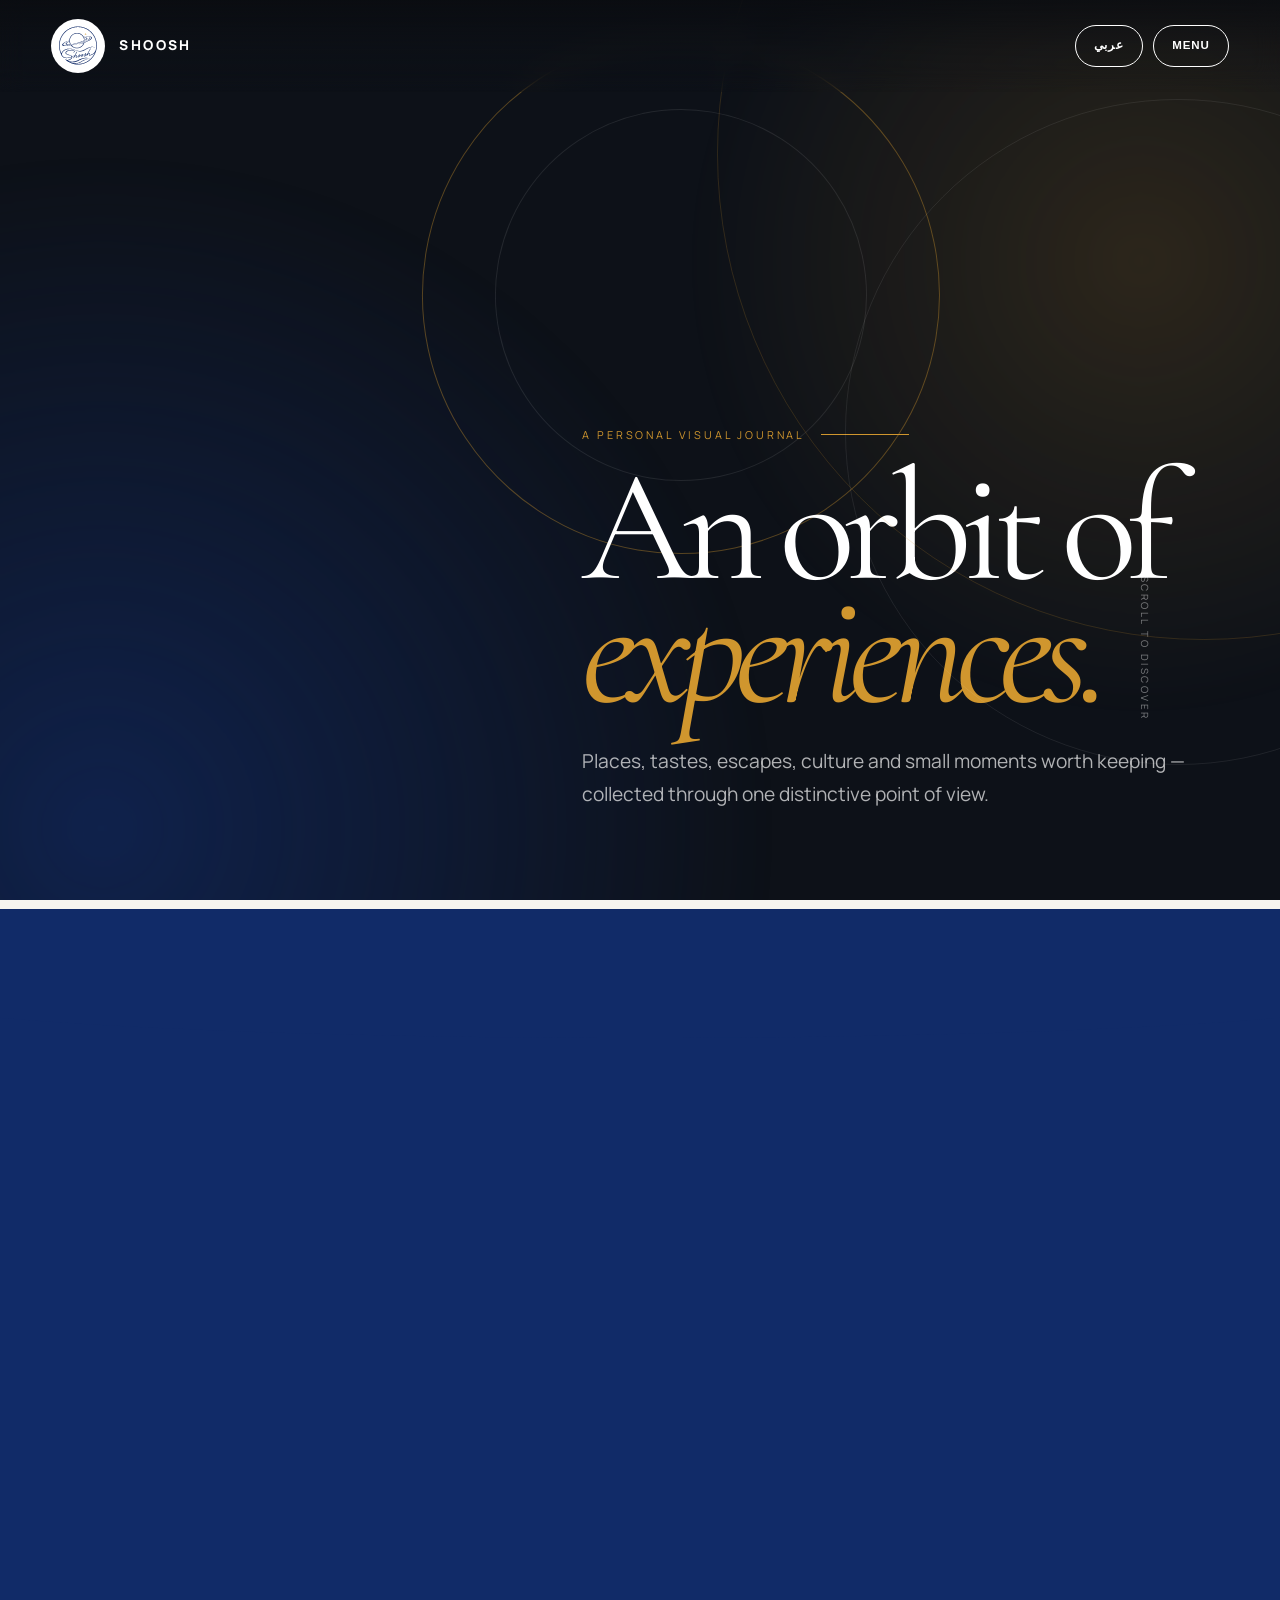
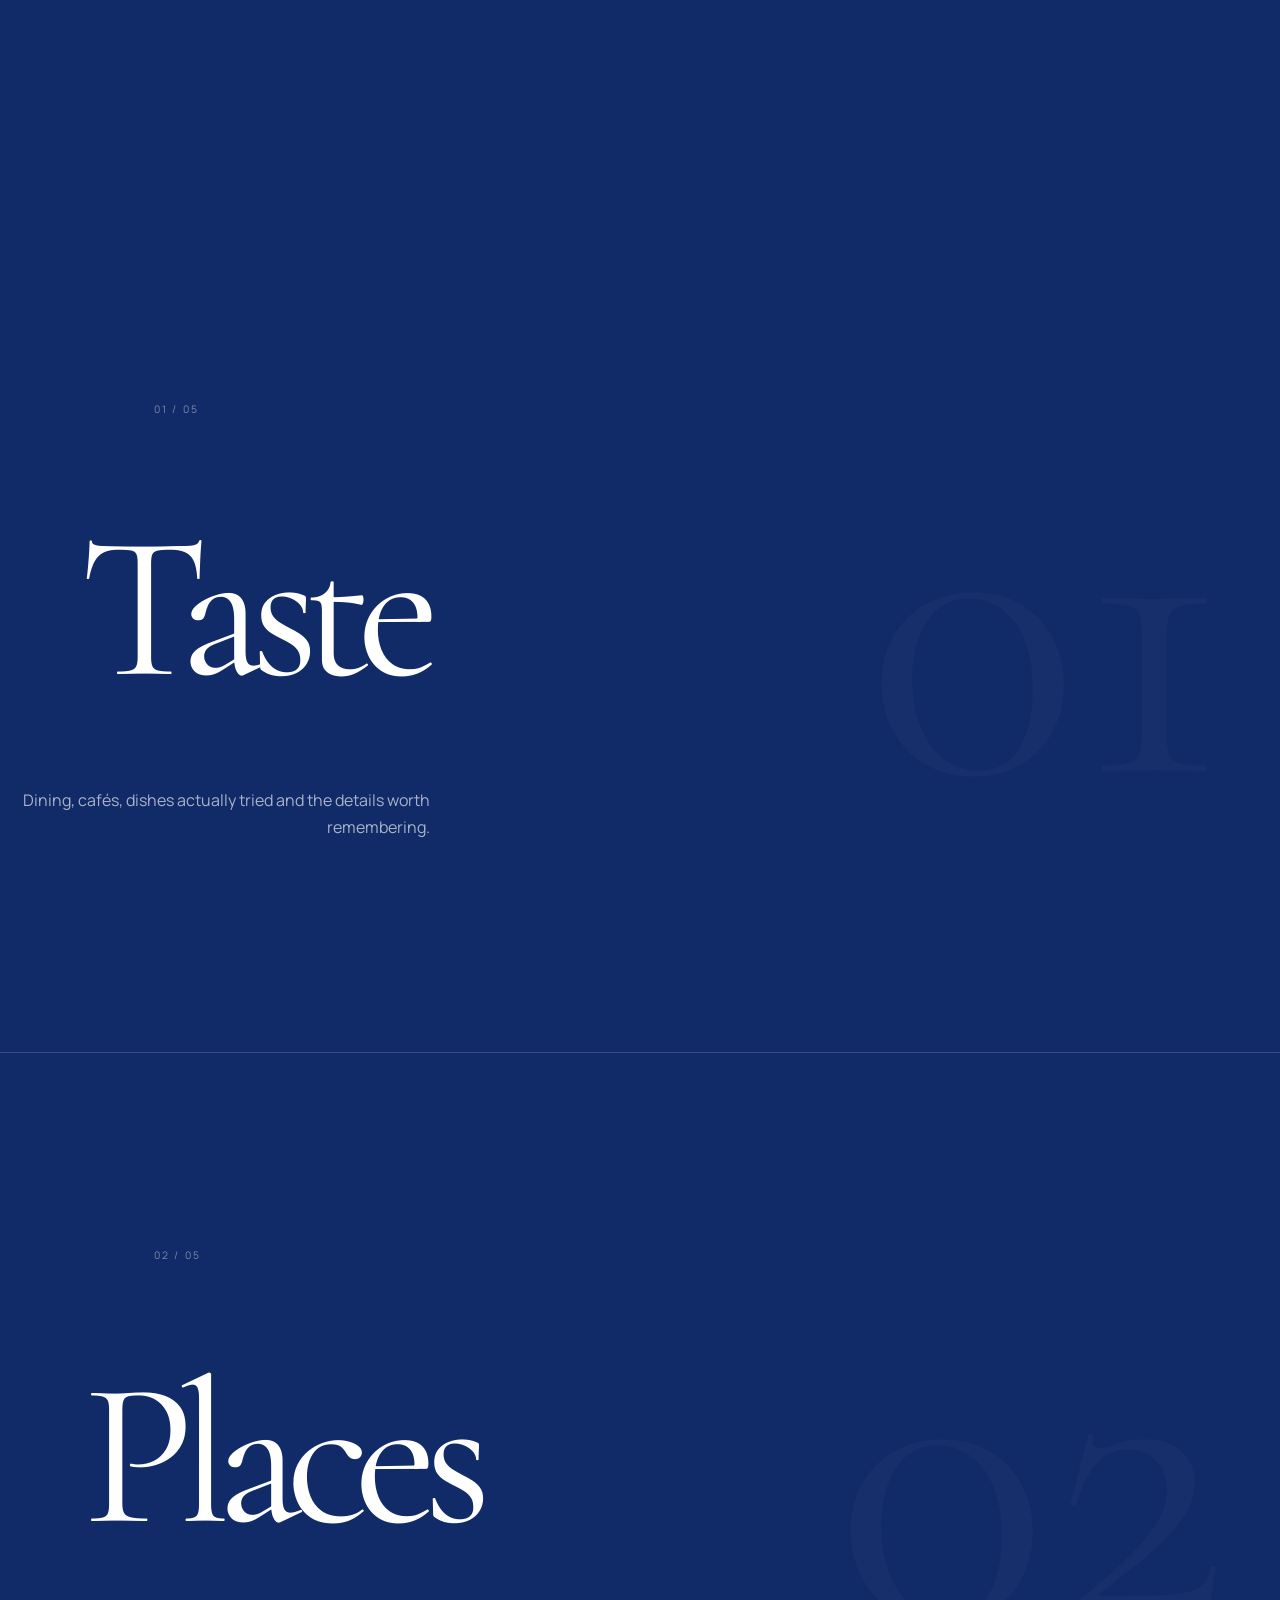
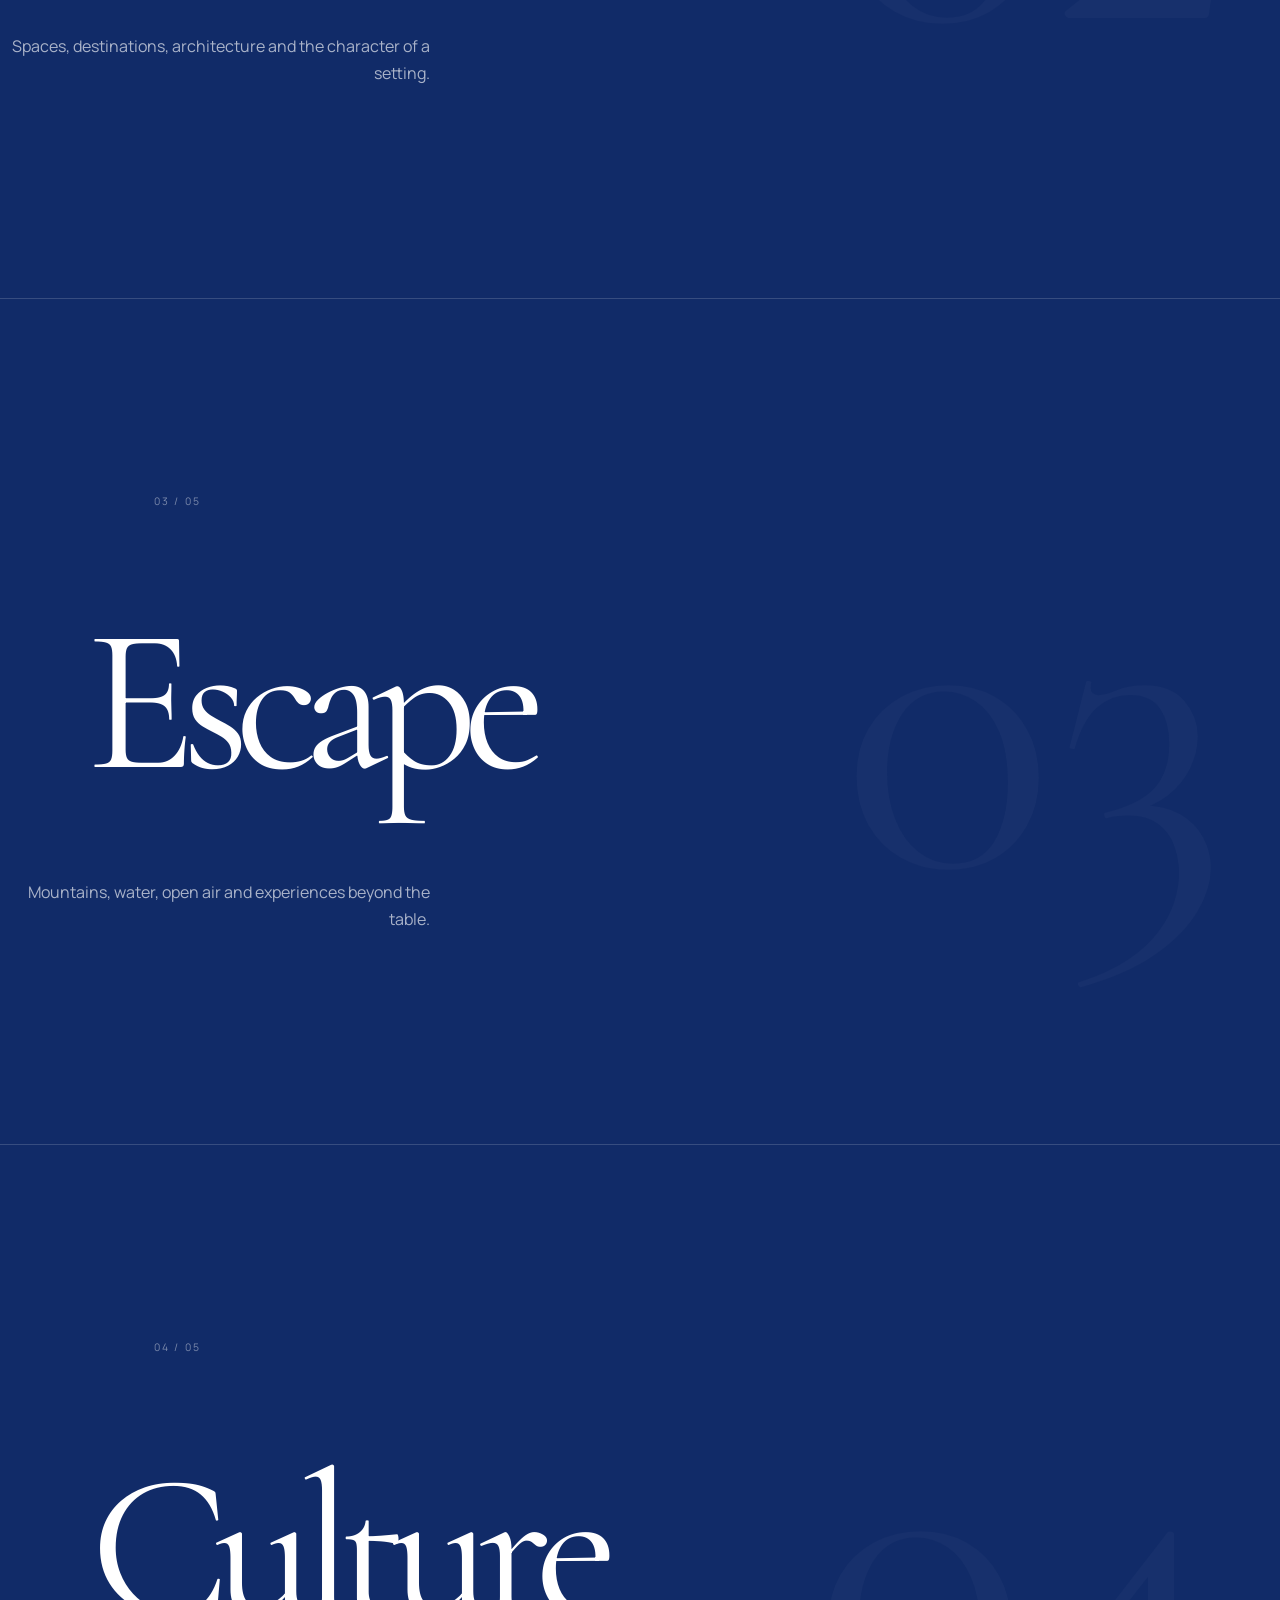
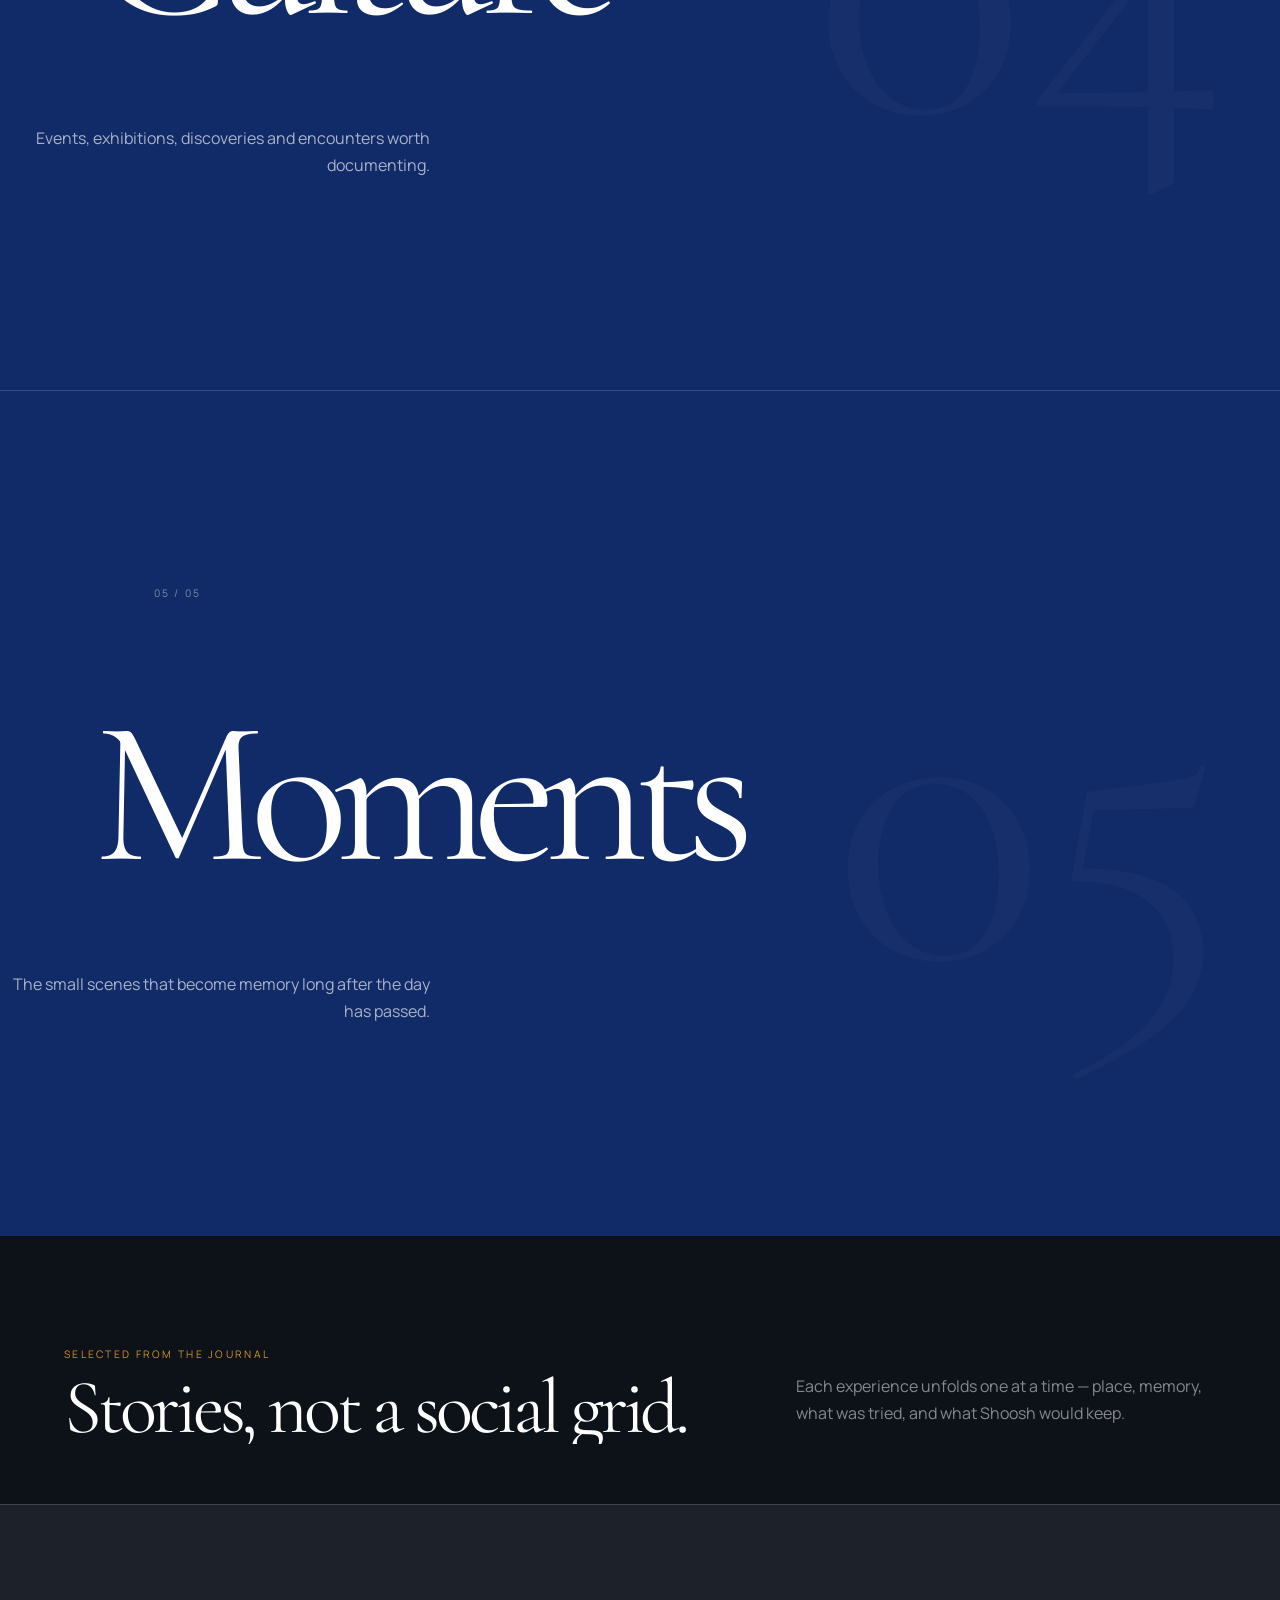
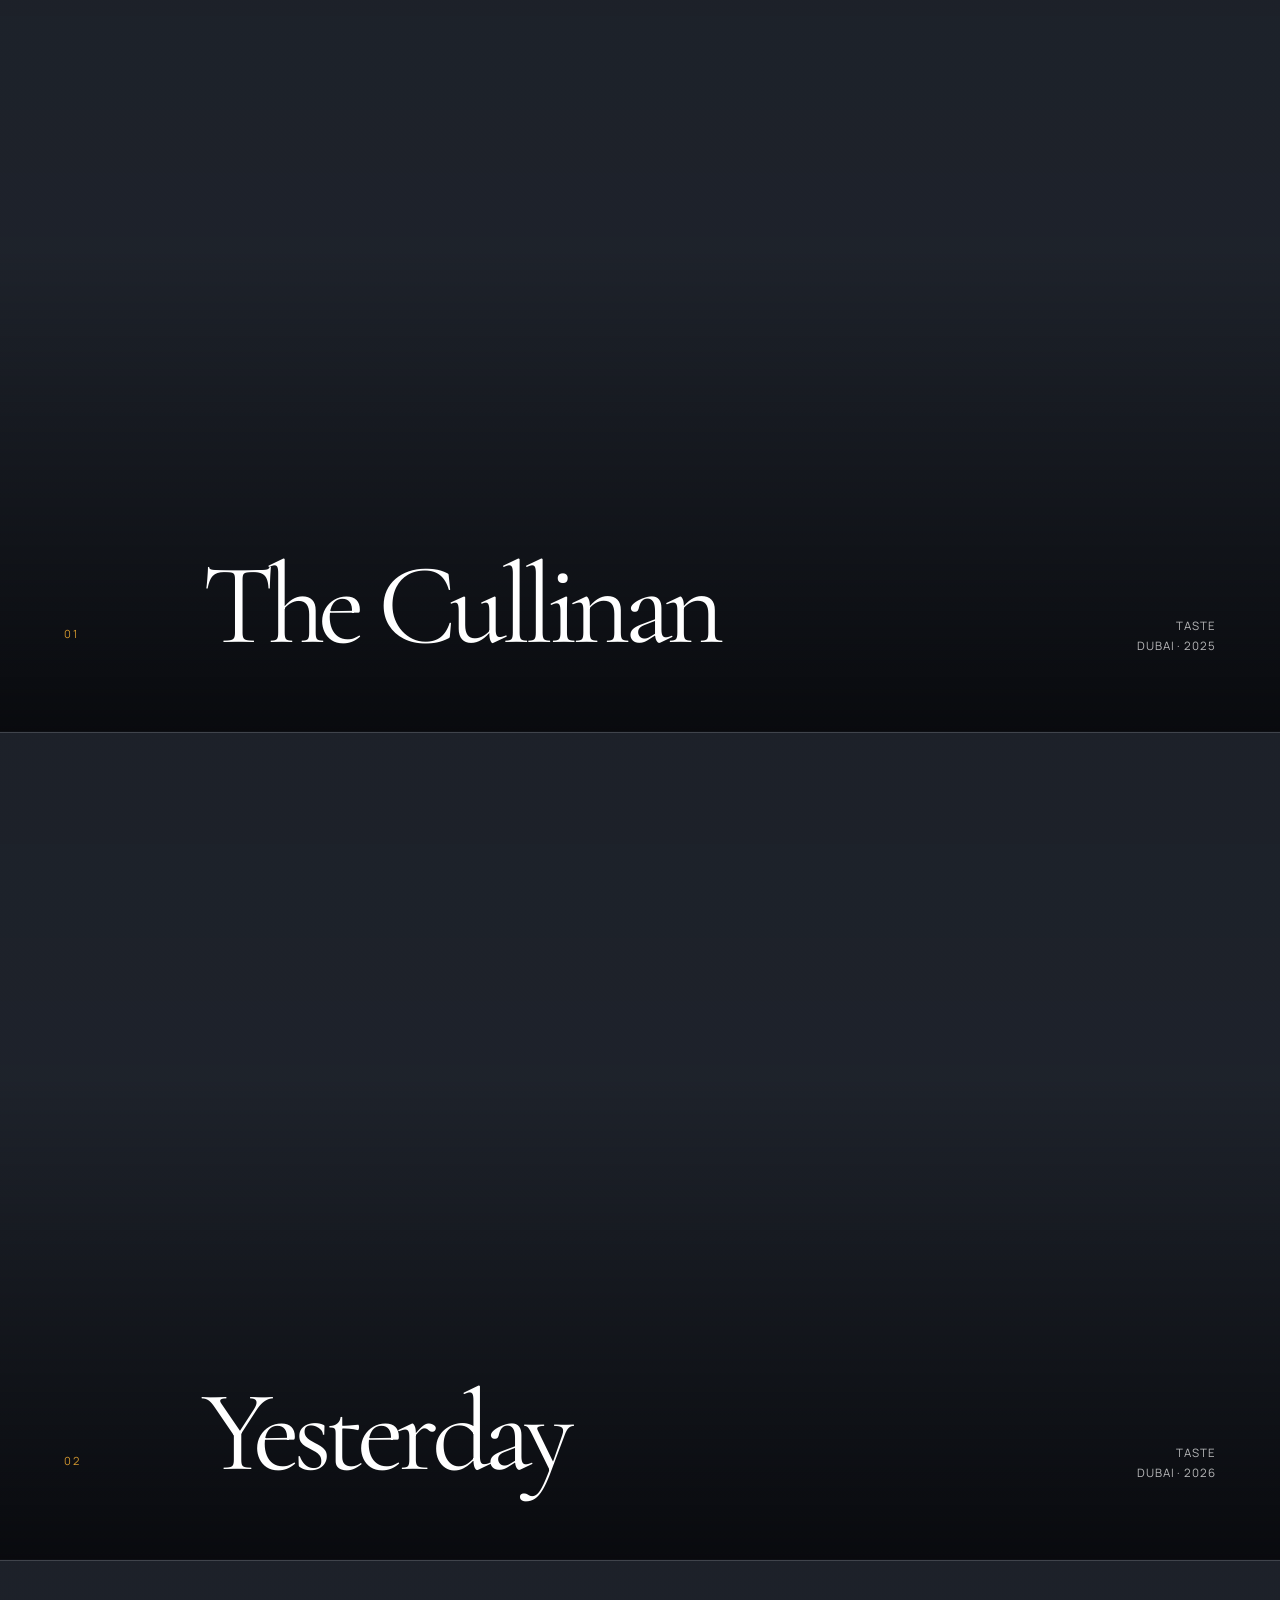
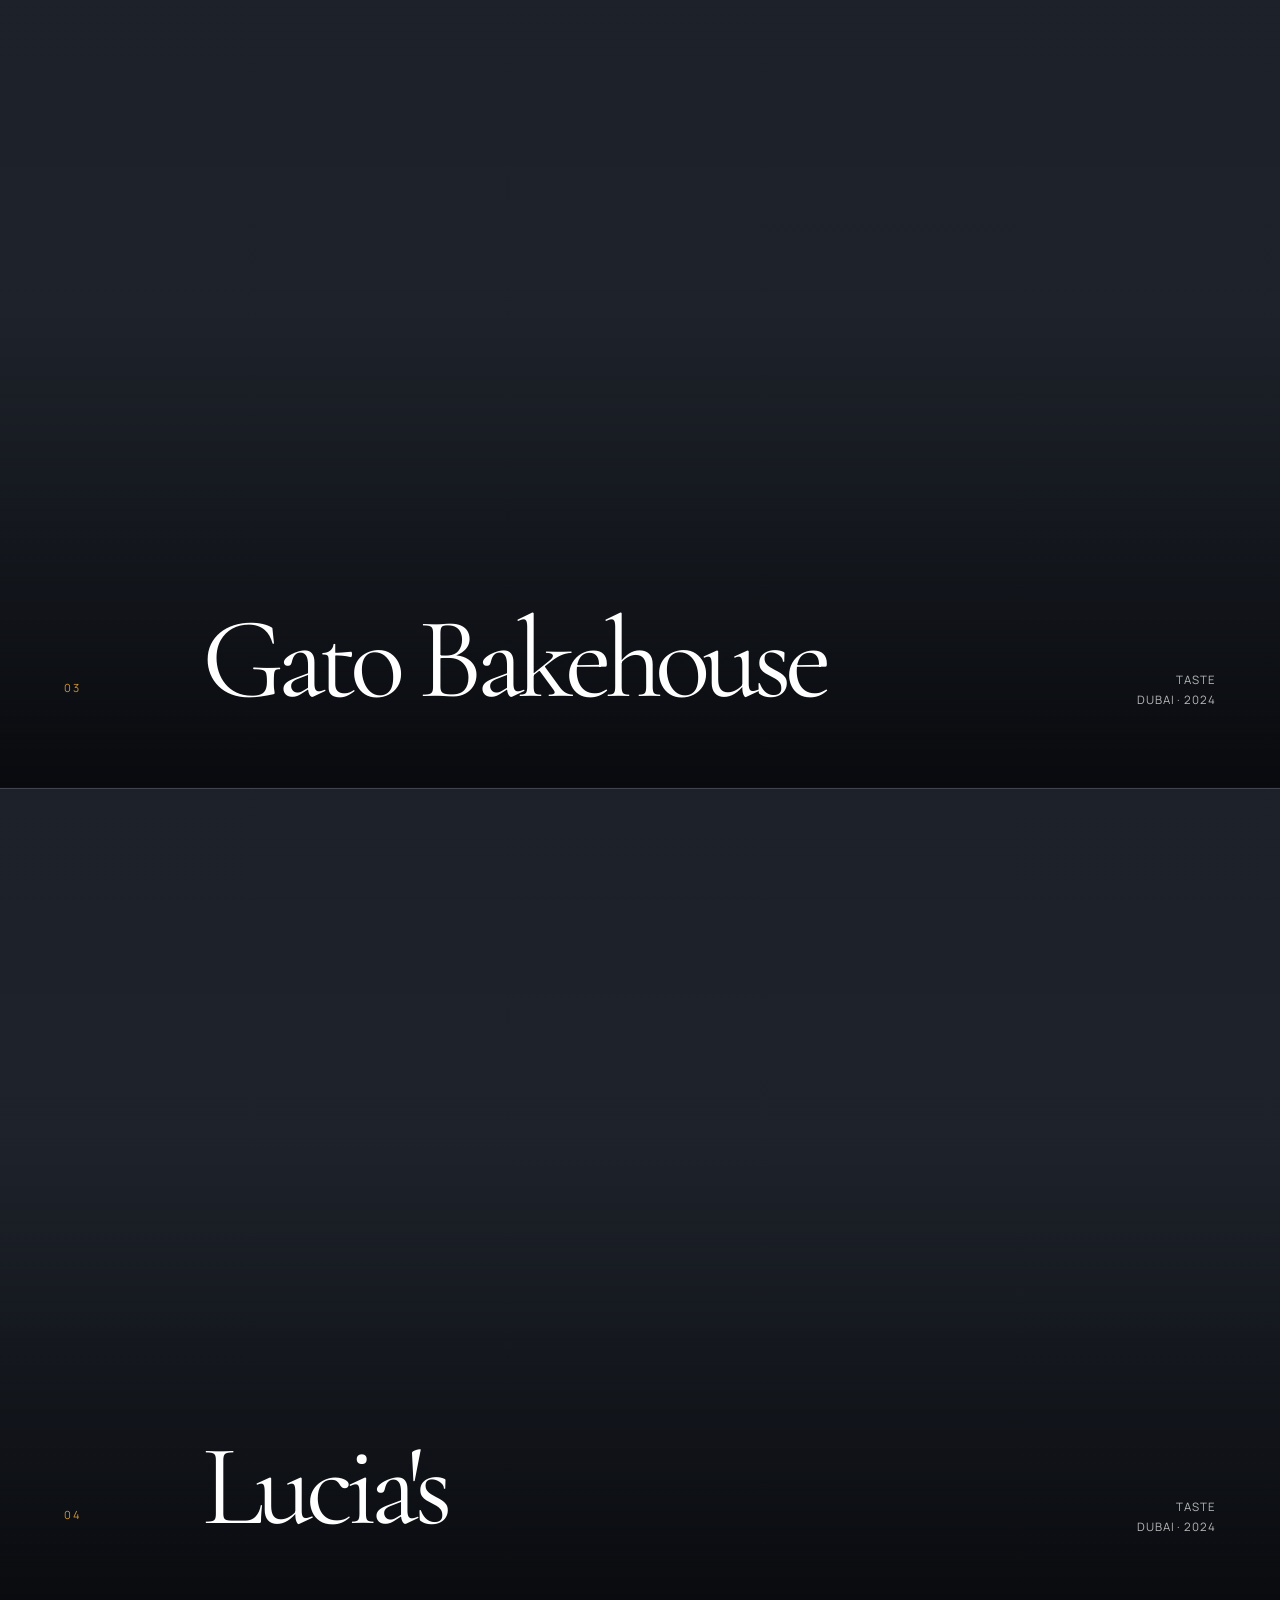
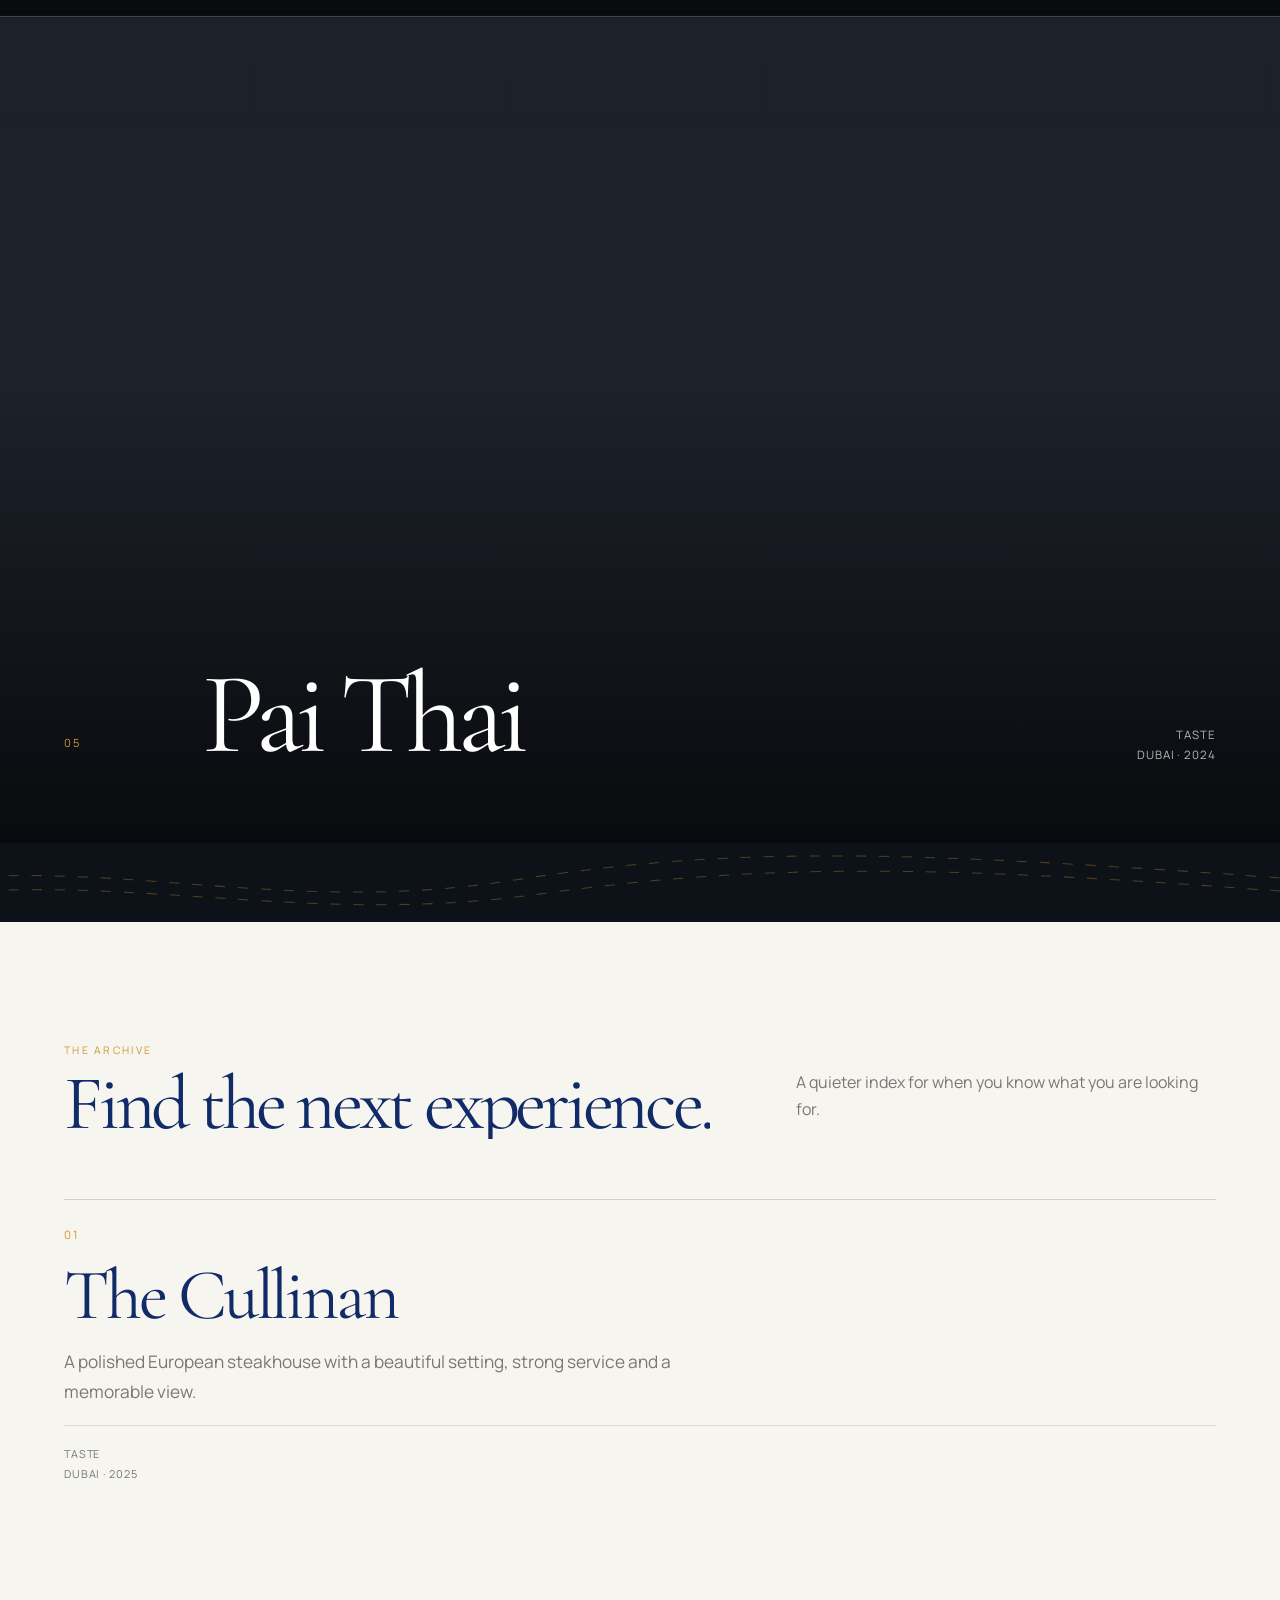
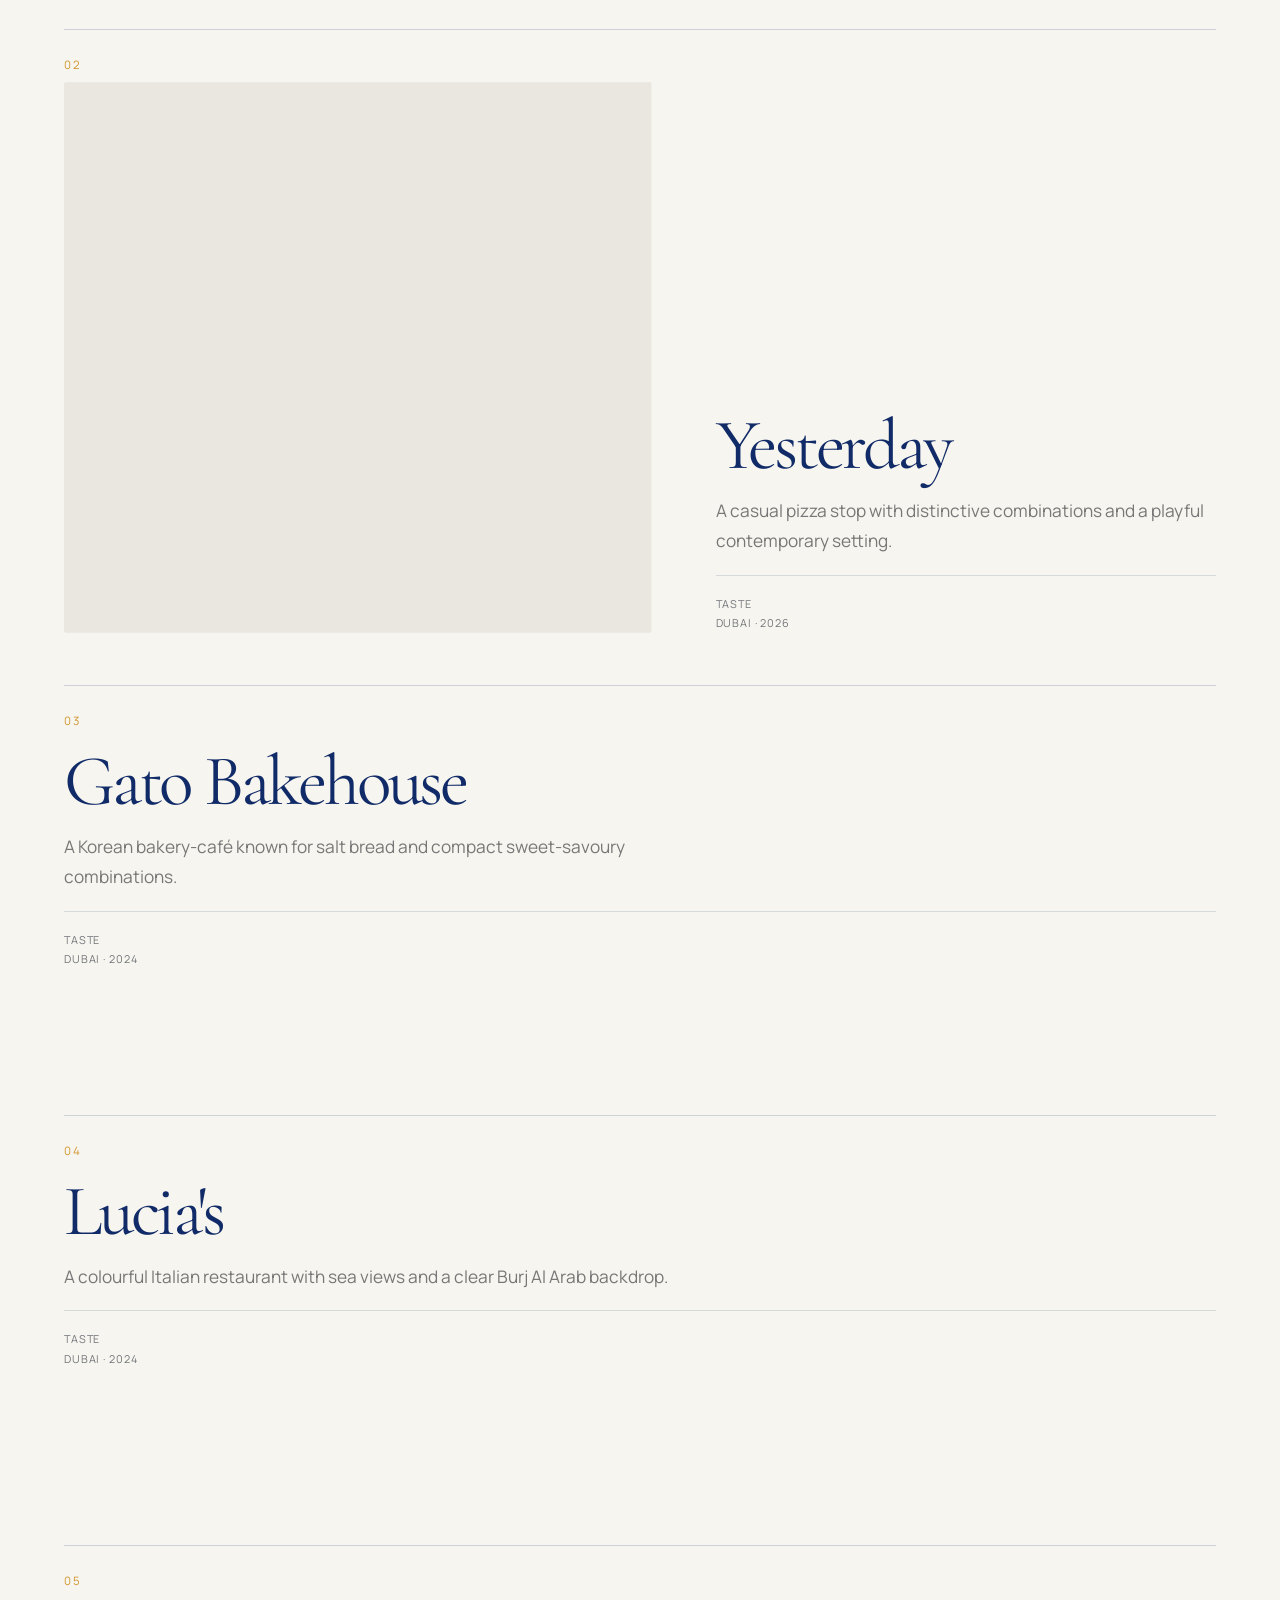
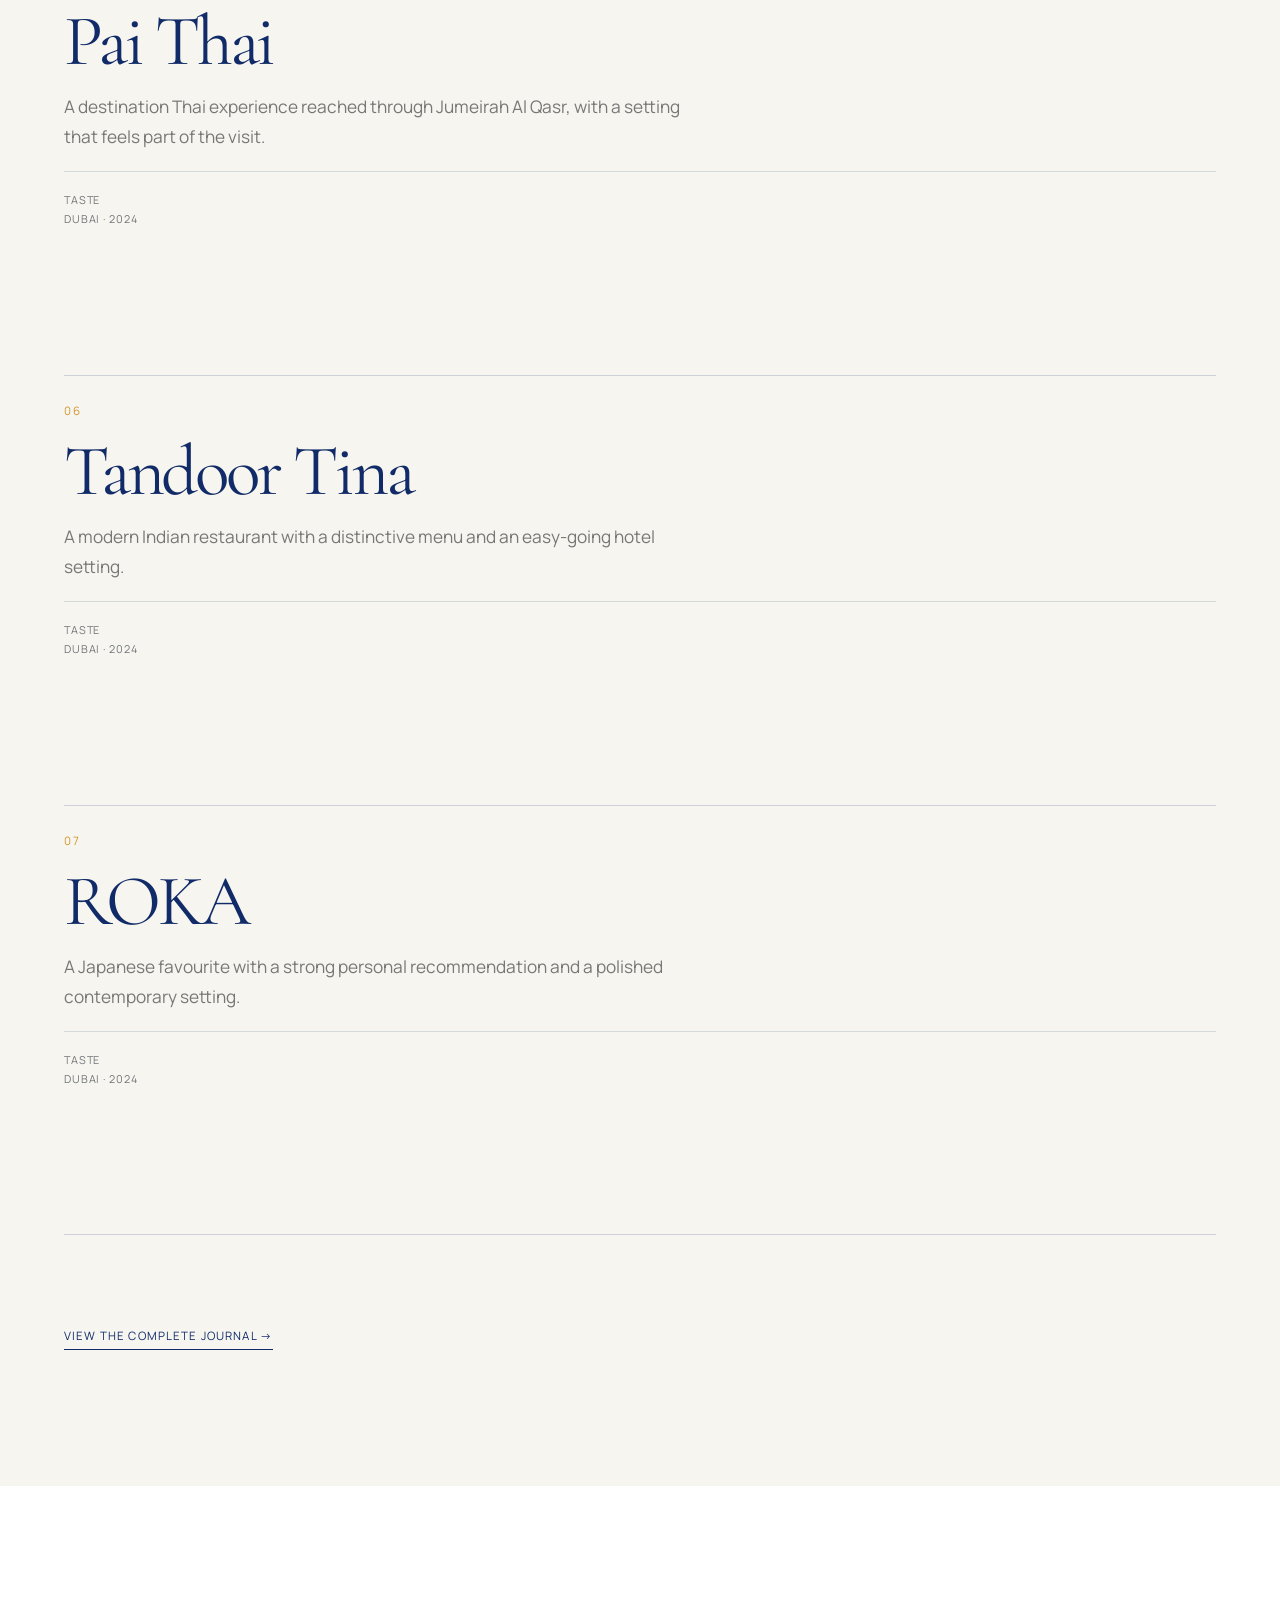
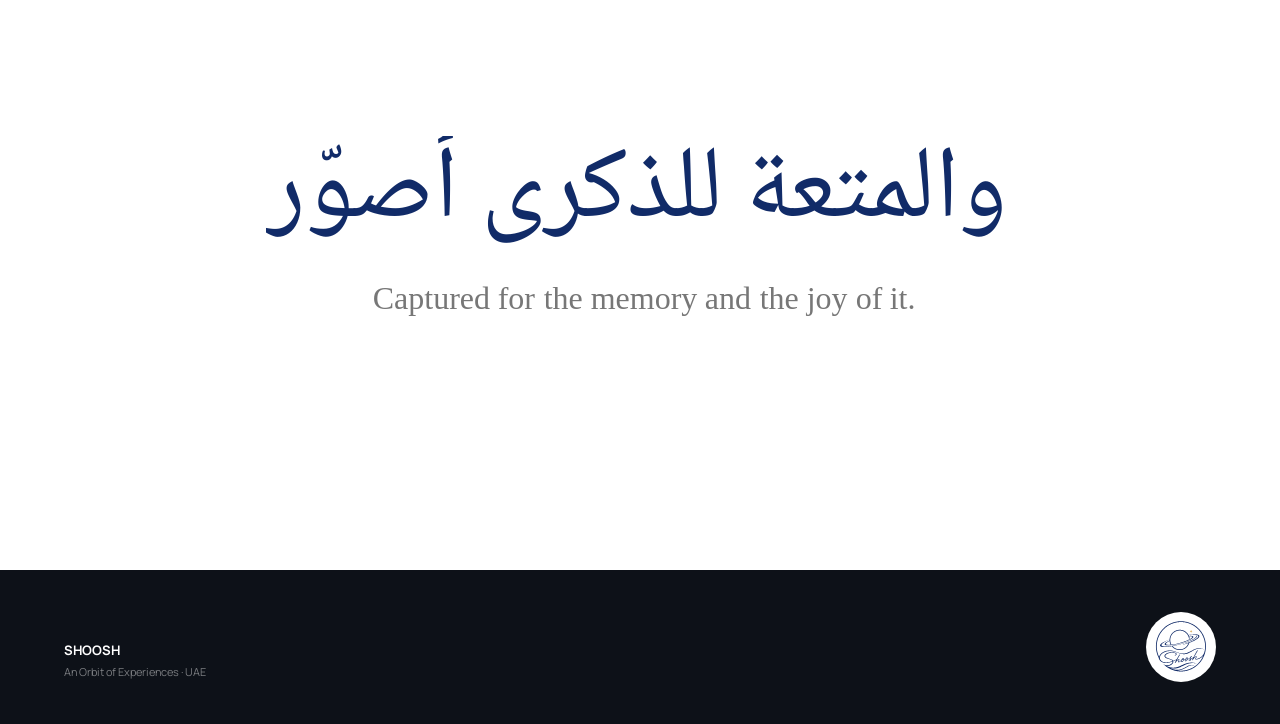
<file: index.html>
<!doctype html><html lang="en" dir="ltr"><head><meta charset="utf-8"><meta name="viewport" content="width=device-width,initial-scale=1,viewport-fit=cover"><meta name="theme-color" content="#0d1118"><title>Shoosh — An Orbit of Experiences</title><meta name="description" content="Shoosh is a personal UAE experience journal: places, tastes, escapes, culture and moments worth remembering."><link rel="canonical" href="https://ahmedyyya.github.io/Shoosh/"><link rel="preconnect" href="https://fonts.googleapis.com"><link rel="preconnect" href="https://fonts.gstatic.com" crossorigin><link href="https://fonts.googleapis.com/css2?family=Cormorant+Garamond:ital,wght@0,400;0,500;1,400&family=IBM+Plex+Sans+Arabic:wght@300;400;500;600&family=Manrope:wght@300;400;500;600;700&family=Noto+Naskh+Arabic:wght@400;500;600&display=swap" rel="stylesheet"><link rel="stylesheet" href="assets/css/main.css"><link rel="stylesheet" href="assets/css/brand-v2.css"><link rel="stylesheet" href="assets/css/cinematic-v4.css"><link rel="stylesheet" href="assets/css/typography-motion-v5.css"><meta property="og:title" content="Shoosh — An Orbit of Experiences"><meta property="og:description" content="A personal journal of places, tastes and moments worth remembering."><meta property="og:type" content="website"><meta property="og:url" content="https://ahmedyyya.github.io/Shoosh/"></head><body><a class="skip" href="#content">Skip to content</a><div class="oa-intro" data-intro><div class="intro-inner"><img src="assets/images/brand/shoosh-primary.svg" alt="Shoosh"><div class="intro-line">An Orbit of Experiences</div></div></div><header class="site-header oa-header"><div class="oa-nav"><a class="oa-brand" href="/Shoosh/"><img src="assets/images/brand/shoosh-primary.svg" alt="Shoosh"><span>SHOOSH</span></a><div class="header-actions"><button class="lang" data-lang-toggle type="button">عربي</button><button class="menu-toggle" data-menu-toggle type="button" aria-expanded="false" aria-controls="site-menu">MENU</button></div></div></header><aside class="oa-menu" id="site-menu" data-oa-menu aria-label="Site menu"><nav class="oa-menu-links"><a href="/Shoosh/" data-i18n="home">Home</a><a href="/Shoosh/journal/" data-i18n="journal">Journal</a><a href="/Shoosh/about/" data-i18n="about">Identity</a></nav><div class="oa-menu-meta"><img class="mark" src="assets/images/brand/shoosh-primary.svg" alt=""><strong data-en="Captured for the memory and the joy of it." data-ar="أصوّر للذكرى والمتعة">Captured for the memory and the joy of it.</strong><span>UAE · SHOOSH</span></div></aside><main id="content"><section class="oa-hero" data-theme="dark"><div class="hero-orbit-line" aria-hidden="true"></div><div class="oa-hero-copy" data-reveal><div class="oa-index" data-en="A PERSONAL VISUAL JOURNAL" data-ar="يوميات بصرية شخصية">A PERSONAL VISUAL JOURNAL</div><h1><span data-en="An orbit of" data-ar="مدار من">An orbit of</span> <em data-en="experiences." data-ar="التجارب.">experiences.</em></h1><p class="oa-hero-sub" data-en="Places, tastes, escapes, culture and small moments worth keeping — collected through one distinctive point of view." data-ar="أماكن ومذاقات ورحلات وثقافة ولحظات صغيرة تستحق أن تبقى — تُجمع من منظور شوش الخاص.">Places, tastes, escapes, culture and small moments worth keeping — collected through one distinctive point of view.</p></div><div class="oa-scroll-cue">SCROLL TO DISCOVER</div></section><section class="oa-statement"><div class="oa-statement-inner"><div class="small" data-en="THE POINT OF VIEW" data-ar="منظور شوش">THE POINT OF VIEW</div><blockquote data-reveal data-en="Not one category. One way of seeing." data-ar="ليست فئة واحدة. بل طريقة واحدة لرؤية التجربة.">Not one category. One way of seeing.</blockquote><p data-reveal data-en="Shoosh does not collect restaurants, destinations or events. She collects the experiences that make a place worth remembering. The orbit connects different worlds; the wave carries the journey forward; the gold star marks the rare moment that stays." data-ar="شوش لا تجمع المطاعم أو الوجهات أو الفعاليات فقط؛ بل تجمع التجارب التي تجعل المكان جديراً بالتذكر. يربط المدار عوالم مختلفة، وتحمل الموجة الرحلة إلى الأمام، بينما تشير النجمة الذهبية إلى اللحظة التي تستحق أن تبقى.">Shoosh does not collect restaurants, destinations or events. She collects the experiences that make a place worth remembering.</p></div></section><section class="oa-worlds" data-theme="dark" aria-label="Experience worlds"><a class="oa-world" href="/Shoosh/journal/?category=Taste"><span class="world-no">01 / 05</span><span class="world-title" data-world-name="Taste">Taste</span><span class="world-desc" data-en="Dining, cafés, dishes actually tried and the details worth remembering." data-ar="المطاعم والمقاهي والأطباق التي تم تجربتها فعلاً والتفاصيل التي تستحق أن تبقى.">Dining, cafés, dishes actually tried and the details worth remembering.</span></a><a class="oa-world" href="/Shoosh/journal/?category=Places"><span class="world-no">02 / 05</span><span class="world-title" data-world-name="Places">Places</span><span class="world-desc" data-en="Spaces, destinations, architecture and the character of a setting." data-ar="الأماكن والوجهات والعمارة والشخصية التي يمنحها المكان للتجربة.">Spaces, destinations, architecture and the character of a setting.</span></a><a class="oa-world" href="/Shoosh/journal/?category=Escape"><span class="world-no">03 / 05</span><span class="world-title" data-world-name="Escape">Escape</span><span class="world-desc" data-en="Mountains, water, open air and experiences beyond the table." data-ar="الجبال والمياه والهواء الطلق وتجارب تتجاوز المائدة.">Mountains, water, open air and experiences beyond the table.</span></a><a class="oa-world" href="/Shoosh/journal/?category=Culture"><span class="world-no">04 / 05</span><span class="world-title" data-world-name="Culture">Culture</span><span class="world-desc" data-en="Events, exhibitions, discoveries and encounters worth documenting." data-ar="الفعاليات والمعارض والاكتشافات واللقاءات التي تستحق التوثيق.">Events, exhibitions, discoveries and encounters worth documenting.</span></a><a class="oa-world" href="/Shoosh/journal/?category=Moments"><span class="world-no">05 / 05</span><span class="world-title" data-world-name="Moments">Moments</span><span class="world-desc" data-en="The small scenes that become memory long after the day has passed." data-ar="المشاهد الصغيرة التي تتحول إلى ذكرى بعد أن يمضي اليوم.">The small scenes that become memory long after the day has passed.</span></a></section><section class="oa-selected" data-theme="dark"><div class="oa-section-head" data-reveal><div><div class="kicker" data-en="SELECTED FROM THE JOURNAL" data-ar="مختارات من اليوميات">SELECTED FROM THE JOURNAL</div><h2 data-en="Stories, not a social grid." data-ar="قصص، وليست مجرد شبكة منشورات.">Stories, not a social grid.</h2></div><p data-en="Each experience unfolds one at a time — place, memory, what was tried, and what Shoosh would keep." data-ar="تتكشف كل تجربة على مهل: المكان، والذكرى، وما تم تجربته، وما يستحق أن يبقى لدى شوش.">Each experience unfolds one at a time.</p></div><div class="feature-grid oa-feature-grid" data-featured></div></section><section class="oa-journal"><div class="oa-section-head" data-reveal><div><div class="kicker" data-en="THE ARCHIVE" data-ar="الأرشيف">THE ARCHIVE</div><h2 data-en="Find the next experience." data-ar="ابحث عن تجربتك القادمة.">Find the next experience.</h2></div><p data-en="A quieter index for when you know what you are looking for." data-ar="فهرس أكثر هدوءاً عندما تعرف ما الذي تبحث عنه.">A quieter index for when you know what you are looking for.</p></div><div class="journal-grid oa-journal-grid" data-journal></div><p style="margin-top:42px"><a class="oa-back" href="/Shoosh/journal/" data-en="View the complete journal →" data-ar="استكشف جميع اليوميات ←">View the complete journal →</a></p></section><section class="oa-manifesto"><div data-reveal><div class="ar">أصوّر للذكرى والمتعة</div><div class="en">Captured for the memory and the joy of it.</div></div></section></main><footer class="oa-footer"><div><strong>SHOOSH</strong><br><small>An Orbit of Experiences · UAE</small></div><img src="assets/images/brand/shoosh-primary.svg" alt="Shoosh"></footer><script src="assets/js/lang-init.js" defer></script><script src="assets/js/media.js" defer></script><script src="assets/js/app.js" defer></script><script src="assets/js/destination-priority.js" defer></script><script src="assets/js/arabic-polish.js" defer></script><script src="assets/js/cinematic-v4.js" defer></script><script src="assets/js/motion-identity-v5.js" defer></script></body></html>
</file>
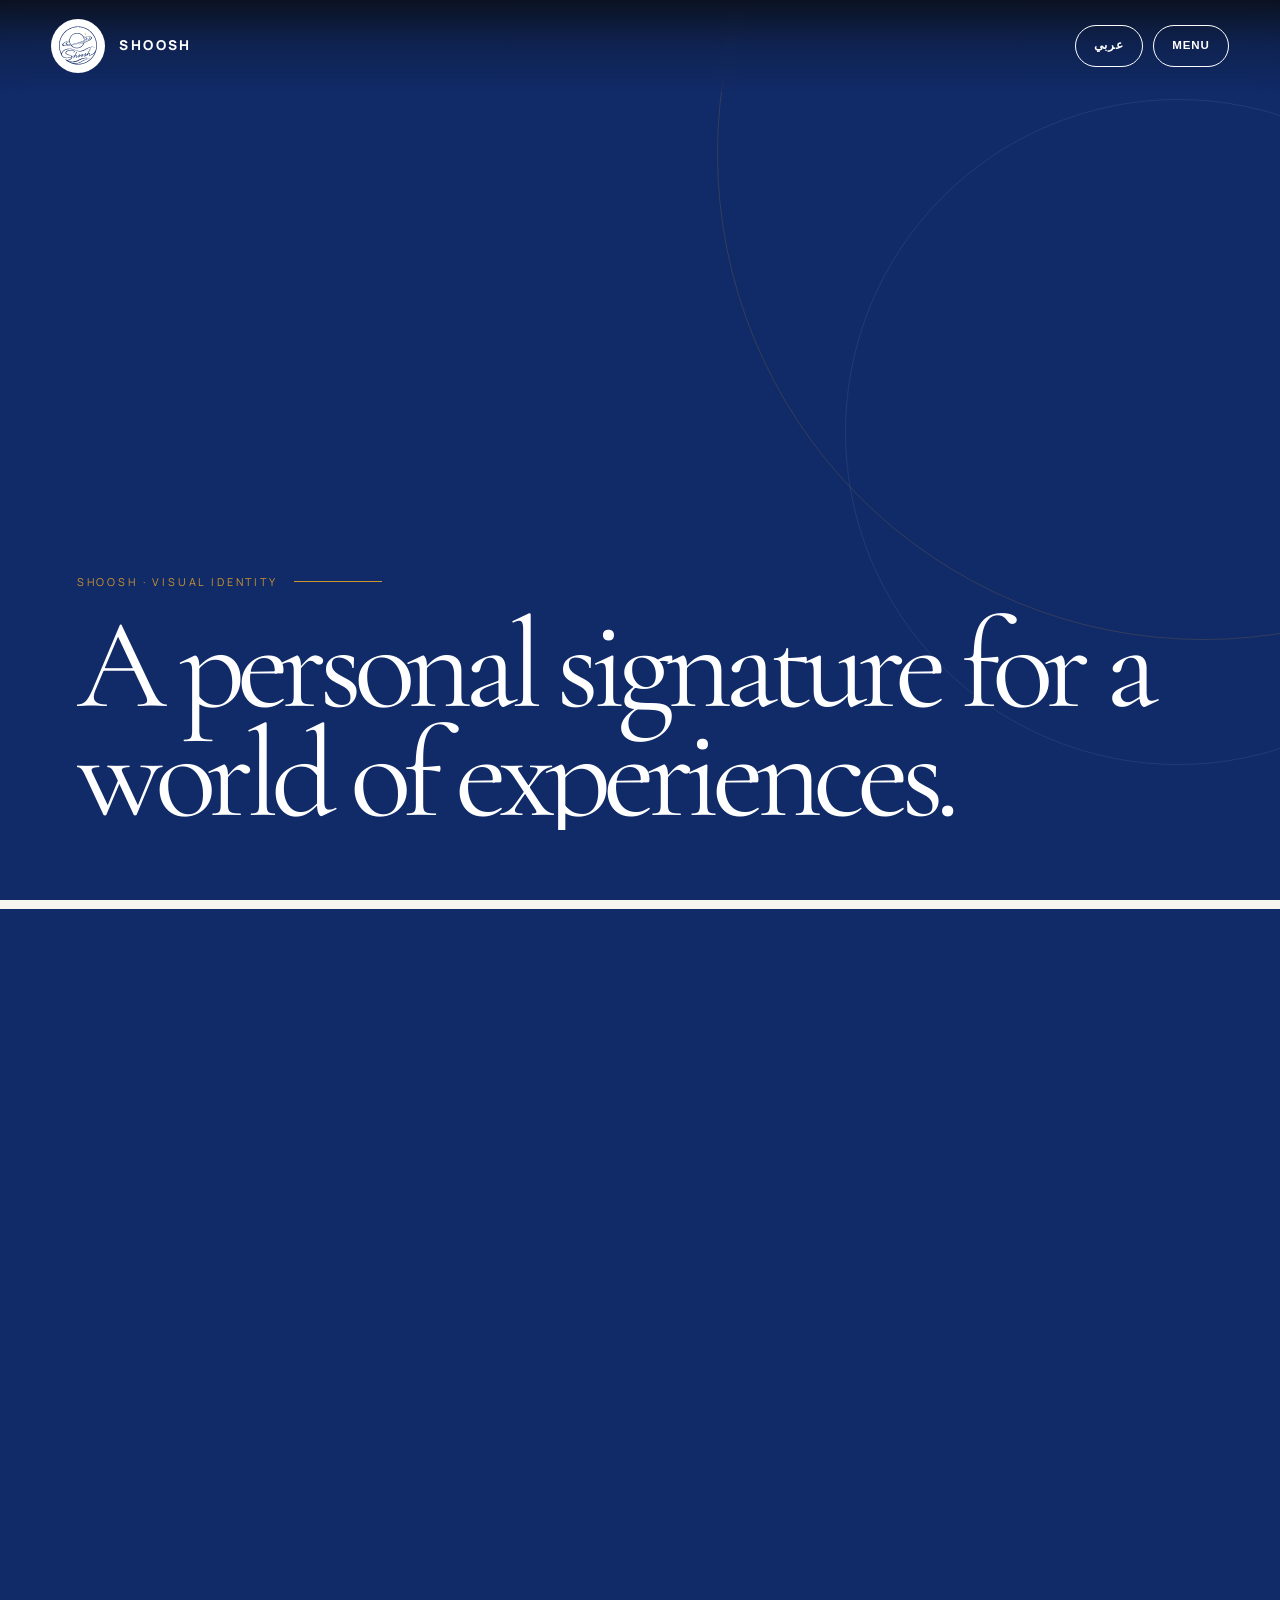
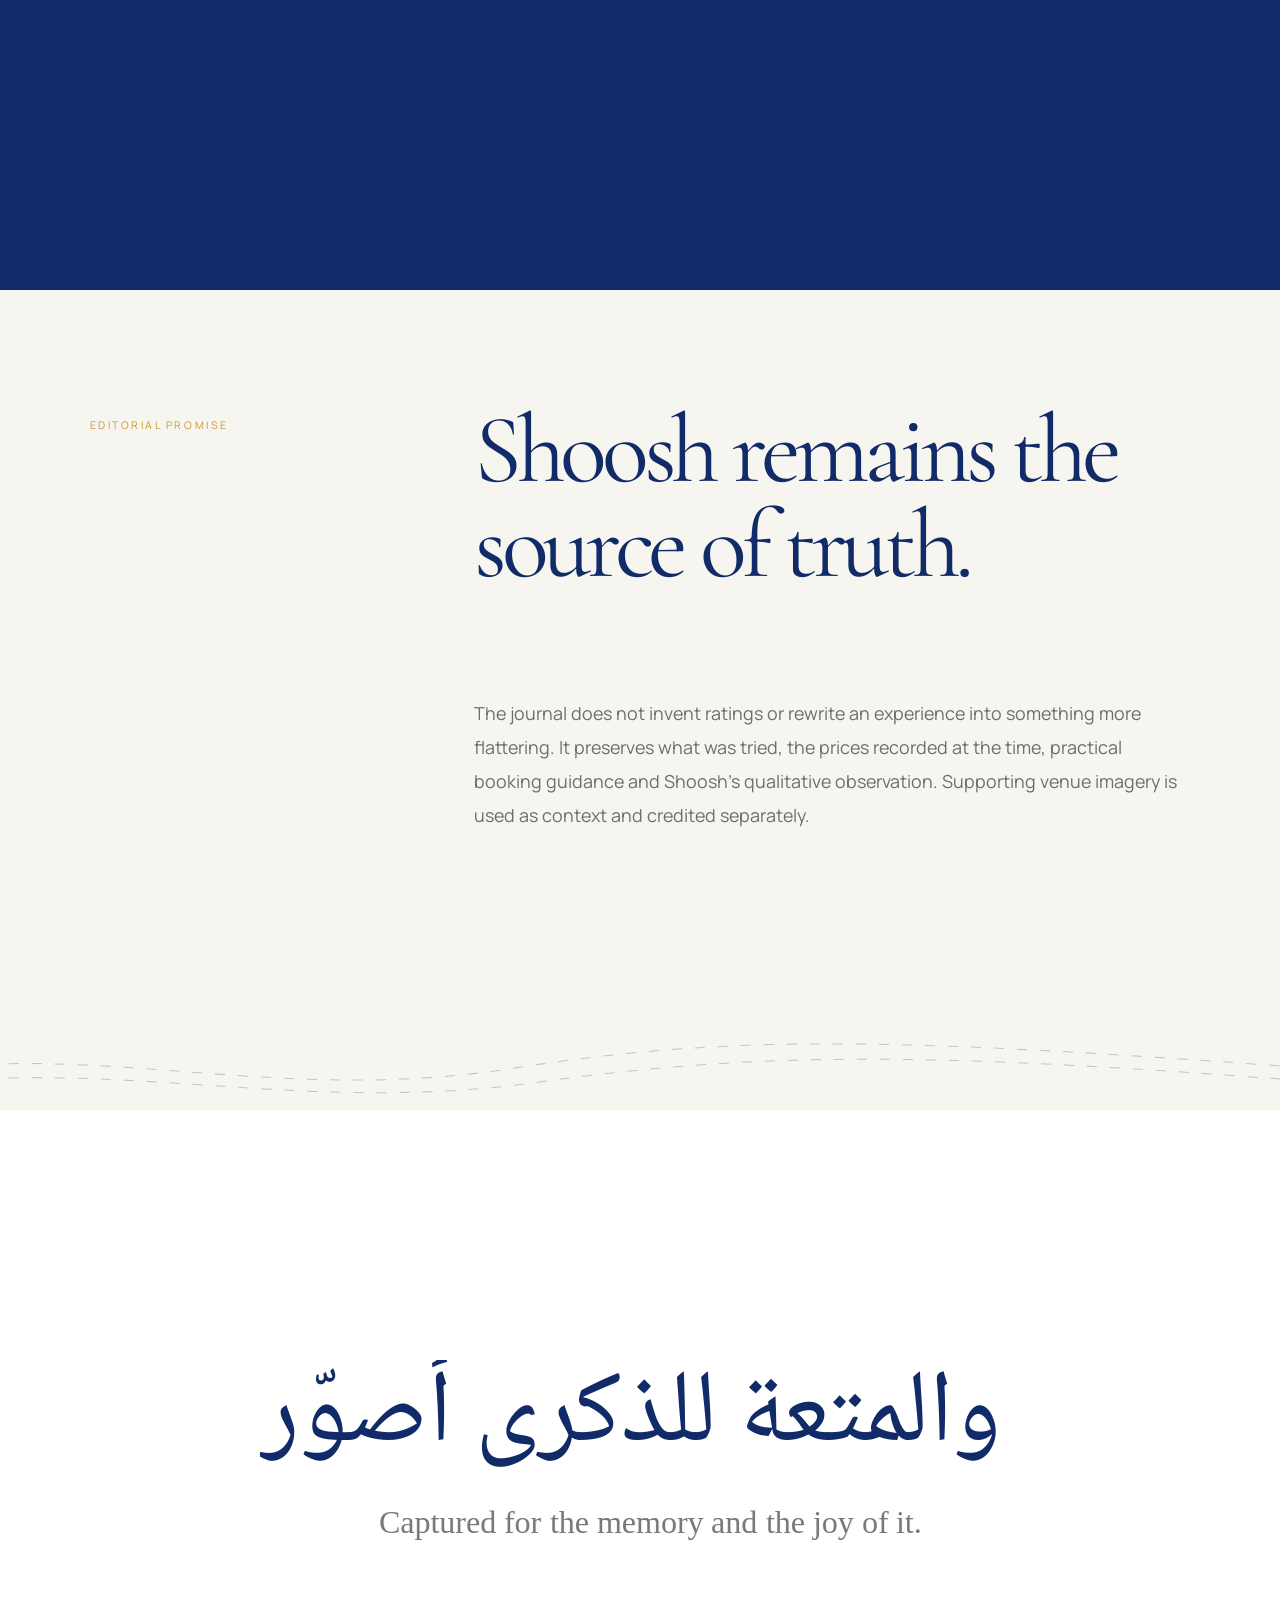
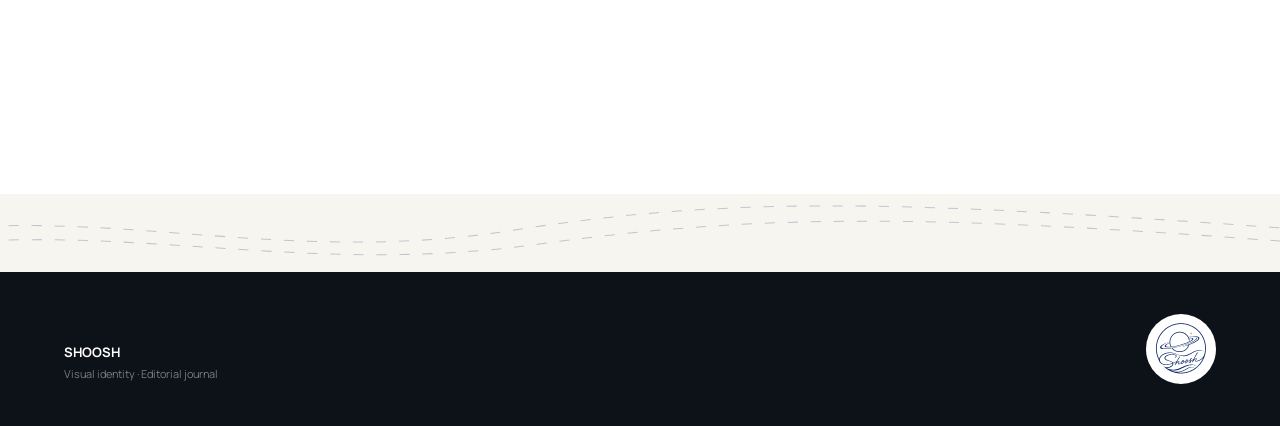
<file: about/index.html>
<!doctype html><html lang="en" dir="ltr"><head><meta charset="utf-8"><meta name="viewport" content="width=device-width,initial-scale=1,viewport-fit=cover"><meta name="theme-color" content="#112B68"><title>Identity — Shoosh</title><meta name="description" content="The approved Shoosh visual identity and editorial point of view."><link rel="canonical" href="https://ahmedyyya.github.io/Shoosh/about/"><link rel="preconnect" href="https://fonts.googleapis.com"><link rel="preconnect" href="https://fonts.gstatic.com" crossorigin><link href="https://fonts.googleapis.com/css2?family=Cormorant+Garamond:ital,wght@0,400;0,500;1,400&family=IBM+Plex+Sans+Arabic:wght@300;400;500;600&family=Manrope:wght@300;400;500;600;700&family=Noto+Naskh+Arabic:wght@400;500;600&display=swap" rel="stylesheet"><link rel="stylesheet" href="../assets/css/main.css"><link rel="stylesheet" href="../assets/css/brand-v2.css"><link rel="stylesheet" href="../assets/css/cinematic-v4.css"><link rel="stylesheet" href="../assets/css/typography-motion-v5.css"></head><body><a class="skip" href="#content">Skip to content</a><header class="site-header oa-header"><div class="oa-nav"><a class="oa-brand" href="/Shoosh/"><img src="../assets/images/brand/shoosh-primary.svg" alt="Shoosh"><span>SHOOSH</span></a><div class="header-actions"><button class="lang" data-lang-toggle type="button">عربي</button><button class="menu-toggle" data-menu-toggle type="button" aria-expanded="false" aria-controls="site-menu">MENU</button></div></div></header><aside class="oa-menu" id="site-menu" data-oa-menu><nav class="oa-menu-links"><a href="/Shoosh/" data-i18n="home">Home</a><a href="/Shoosh/journal/" data-i18n="journal">Journal</a><a href="/Shoosh/about/" data-i18n="about">Identity</a></nav><div class="oa-menu-meta"><img class="mark" src="../assets/images/brand/shoosh-primary.svg" alt=""><strong data-en="Captured for the memory and the joy of it." data-ar="أصوّر للذكرى والمتعة">Captured for the memory and the joy of it.</strong><span>UAE · SHOOSH</span></div></aside><main id="content"><section class="oa-about-hero" data-theme="dark"><div><div class="oa-index" data-en="SHOOSH · VISUAL IDENTITY" data-ar="شوش · الهوية البصرية">SHOOSH · VISUAL IDENTITY</div><h1 data-en="A personal signature for a world of experiences." data-ar="توقيع شخصي لعالم من التجارب.">A personal signature for a world of experiences.</h1></div></section><section class="oa-identity-section"><div class="oa-identity-logo" data-reveal><img src="../assets/images/brand/shoosh-primary.svg" alt="Approved Shoosh primary logo"></div><div class="oa-identity-copy" data-reveal><div class="oa-index" data-en="THE APPROVED SYSTEM" data-ar="النظام المعتمد">THE APPROVED SYSTEM</div><h2 data-en="Minimal. Sophisticated. Fluid. Personal. Celestial." data-ar="بسيطة. راقية. انسيابية. شخصية. سماوية.">Minimal. Sophisticated. Fluid. Personal. Celestial.</h2><p data-en="The mark remains exactly as approved: Saturn for discovery, orbit for movement, wave for continuity, the Shoosh signature for authorship, and one gold star for the memorable moment. The website never redraws or substitutes the Shoosh lettering." data-ar="تبقى العلامة كما تم اعتمادها تماماً: زحل للاكتشاف، والمدار للحركة، والموجة للاستمرارية، وتوقيع شوش للحضور الشخصي، ونجمة ذهبية واحدة للحظة التي تستحق أن تبقى. ولا يعيد الموقع رسم توقيع شوش أو استبداله.">The mark remains exactly as approved.</p><div class="oa-swatches"><div class="oa-swatch"><i style="background:#112B68"></i><span>Shoosh Blue</span><strong>#112B68</strong></div><div class="oa-swatch"><i style="background:#D0962E"></i><span>Shoosh Gold</span><strong>#D0962E</strong></div><div class="oa-swatch"><i style="background:#FFFFFF"></i><span>Pure White</span><strong>#FFFFFF</strong></div></div></div></section><section class="oa-statement"><div class="oa-statement-inner"><div class="small" data-en="EDITORIAL PROMISE" data-ar="الوعد التحريري">EDITORIAL PROMISE</div><blockquote data-reveal data-en="Shoosh remains the source of truth." data-ar="شوش تبقى مصدر الحقيقة.">Shoosh remains the source of truth.</blockquote><p data-reveal data-en="The journal does not invent ratings or rewrite an experience into something more flattering. It preserves what was tried, the prices recorded at the time, practical booking guidance and Shoosh’s qualitative observation. Supporting venue imagery is used as context and credited separately." data-ar="لا تخترع اليوميات تقييماً رقمياً ولا تعيد صياغة التجربة لتبدو أفضل. بل تحفظ ما تم تجربته، والأسعار المسجلة وقت الزيارة، ومعلومة الحجز، وملاحظة شوش النوعية. وتُستخدم صور الأماكن المساندة كسياق بصري مع نسبها إلى مصدرها بشكل منفصل.">The journal does not invent ratings.</p></div></section><section class="oa-manifesto"><div data-reveal><div class="ar">أصوّر للذكرى والمتعة</div><div class="en">Captured for the memory and the joy of it.</div></div></section></main><footer class="oa-footer"><div><strong>SHOOSH</strong><br><small>Visual identity · Editorial journal</small></div><img src="../assets/images/brand/shoosh-primary.svg" alt="Shoosh"></footer><script src="../assets/js/lang-init.js" defer></script><script src="../assets/js/app.js" defer></script><script src="../assets/js/arabic-polish.js" defer></script><script src="../assets/js/cinematic-v4.js" defer></script><script src="../assets/js/motion-identity-v5.js" defer></script></body></html>
</file>
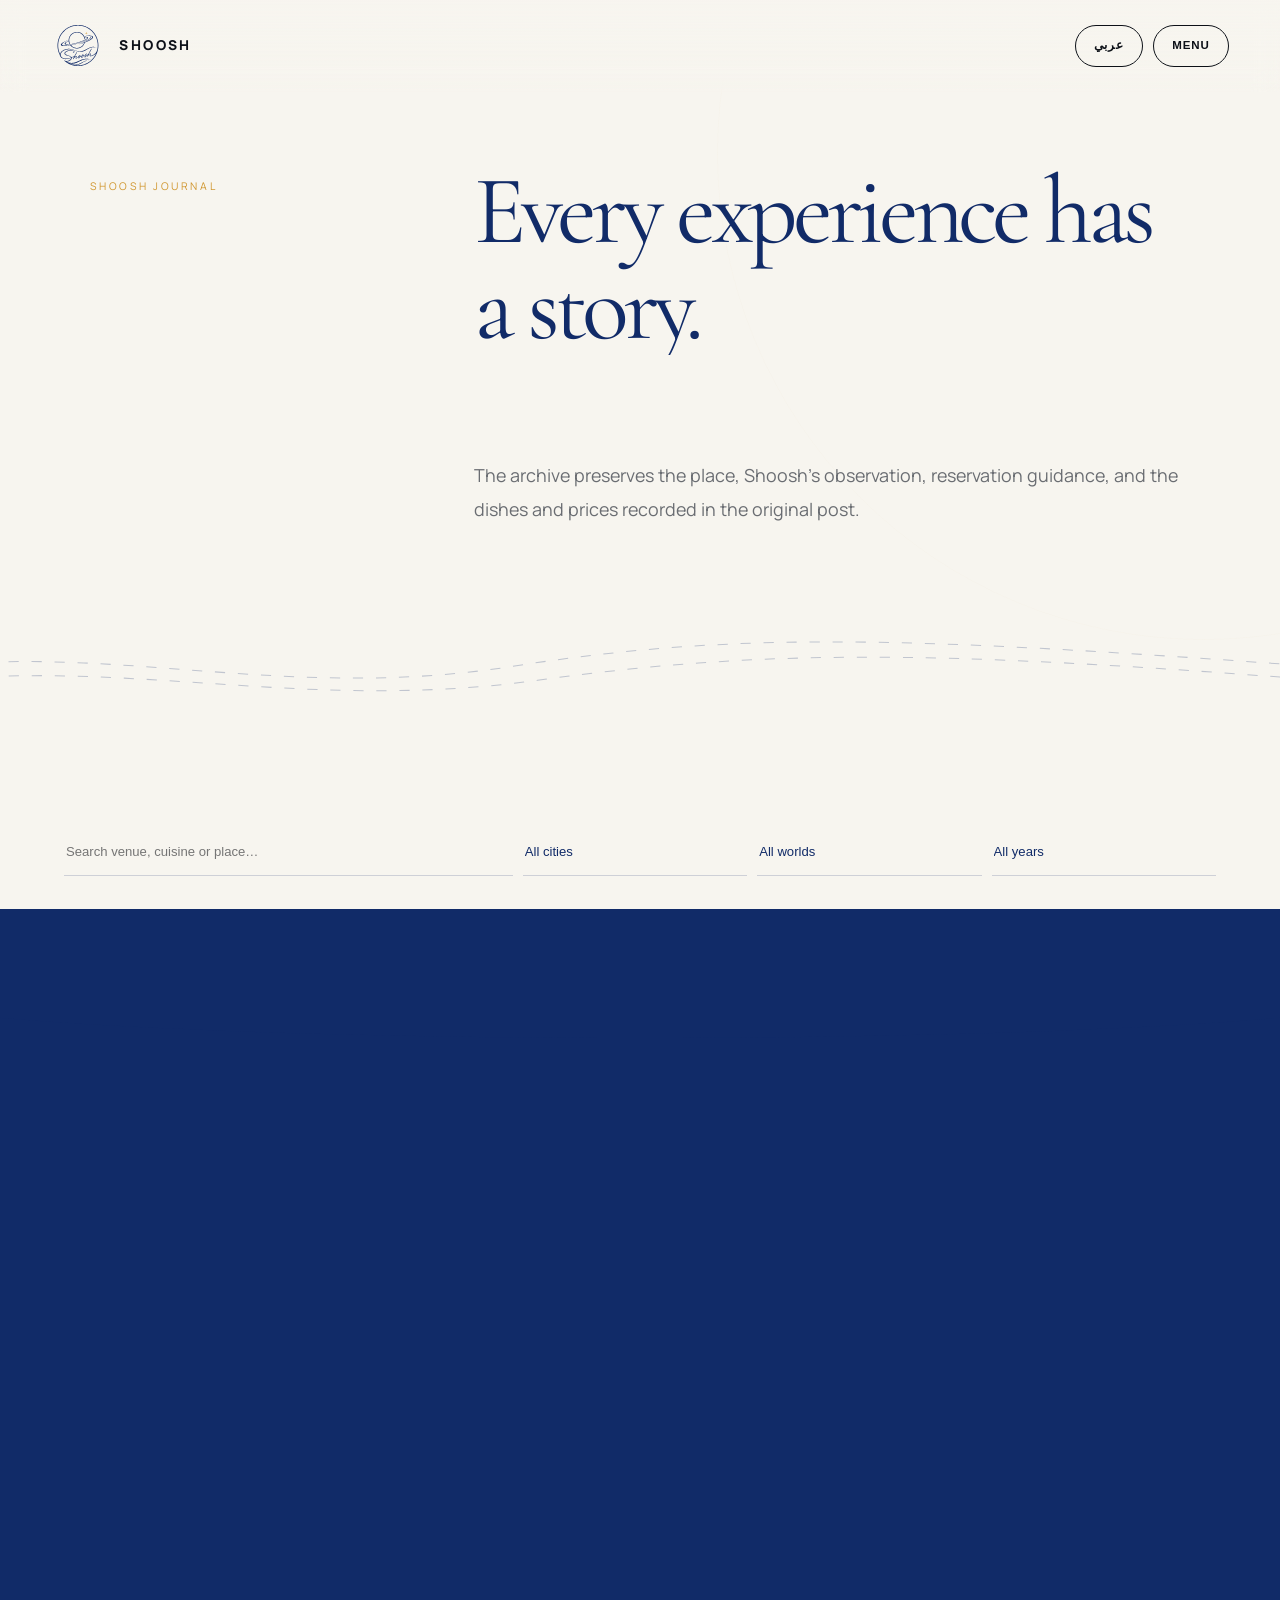
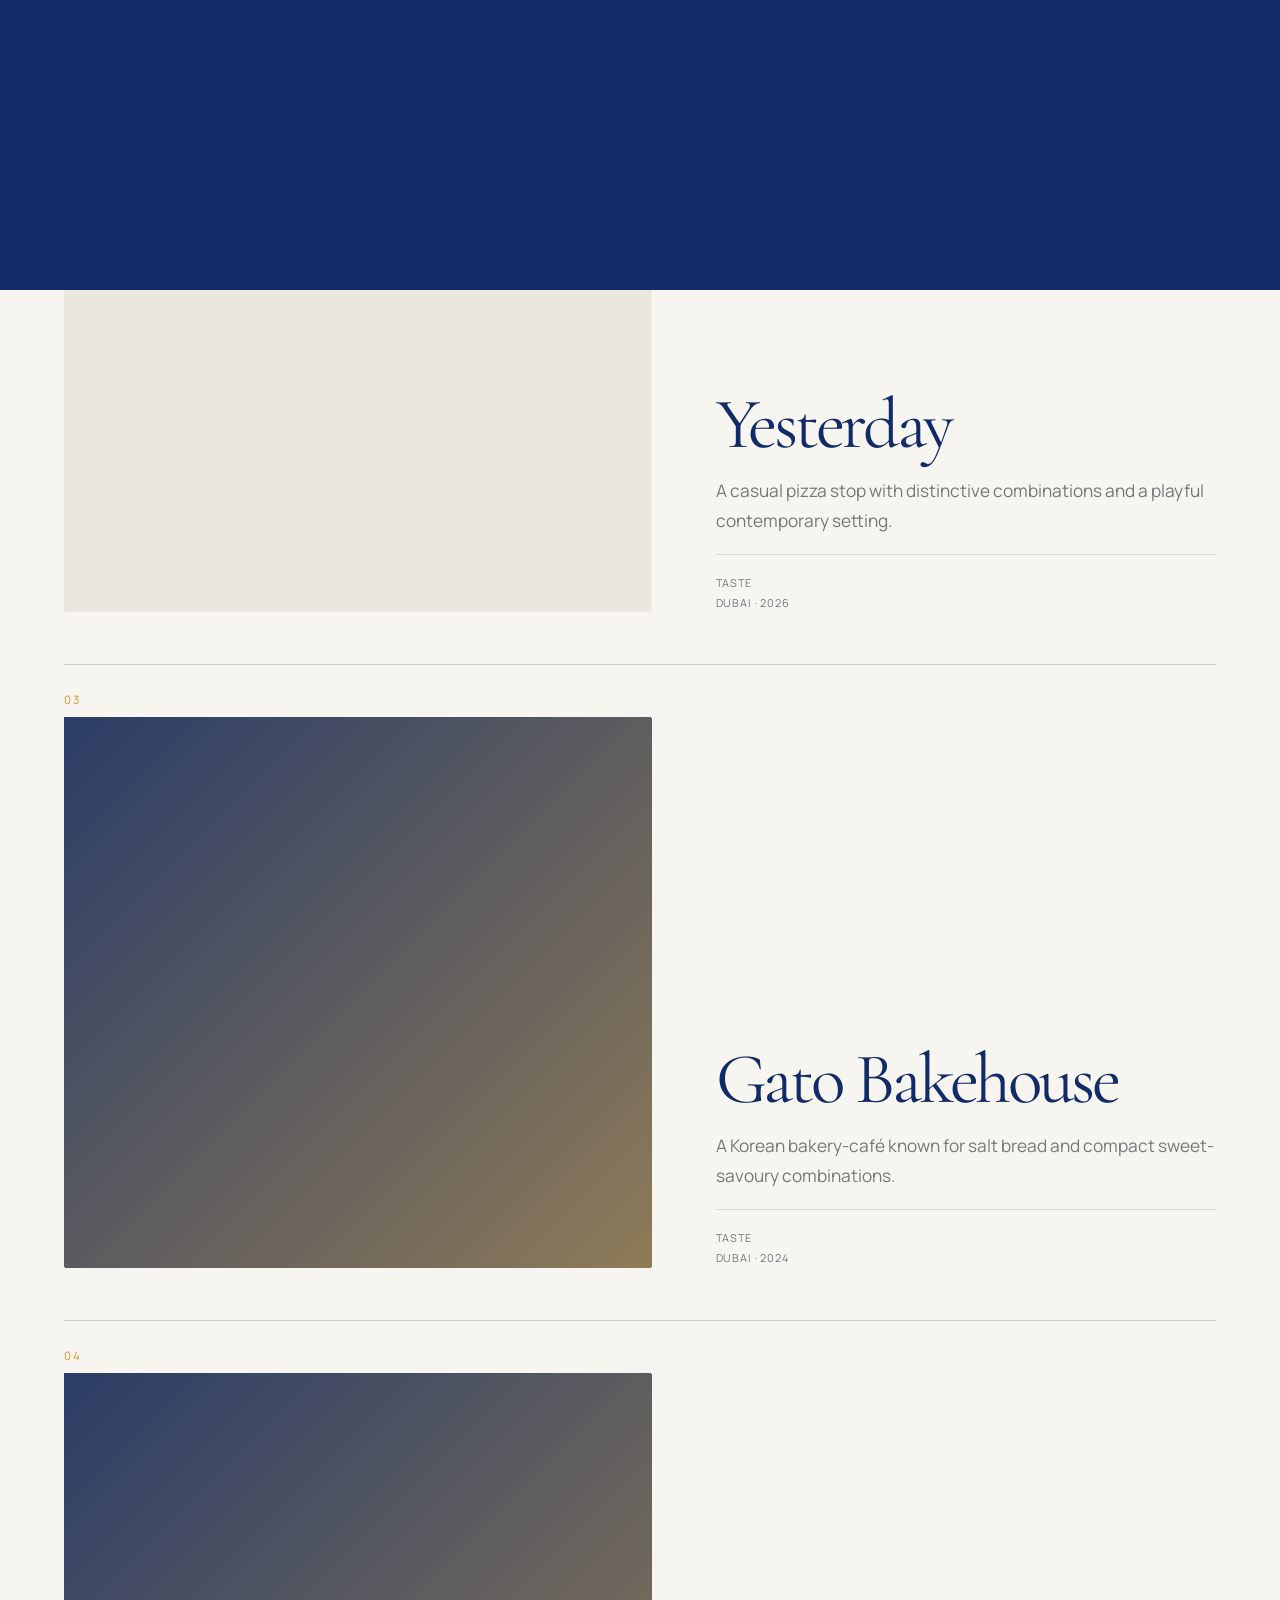
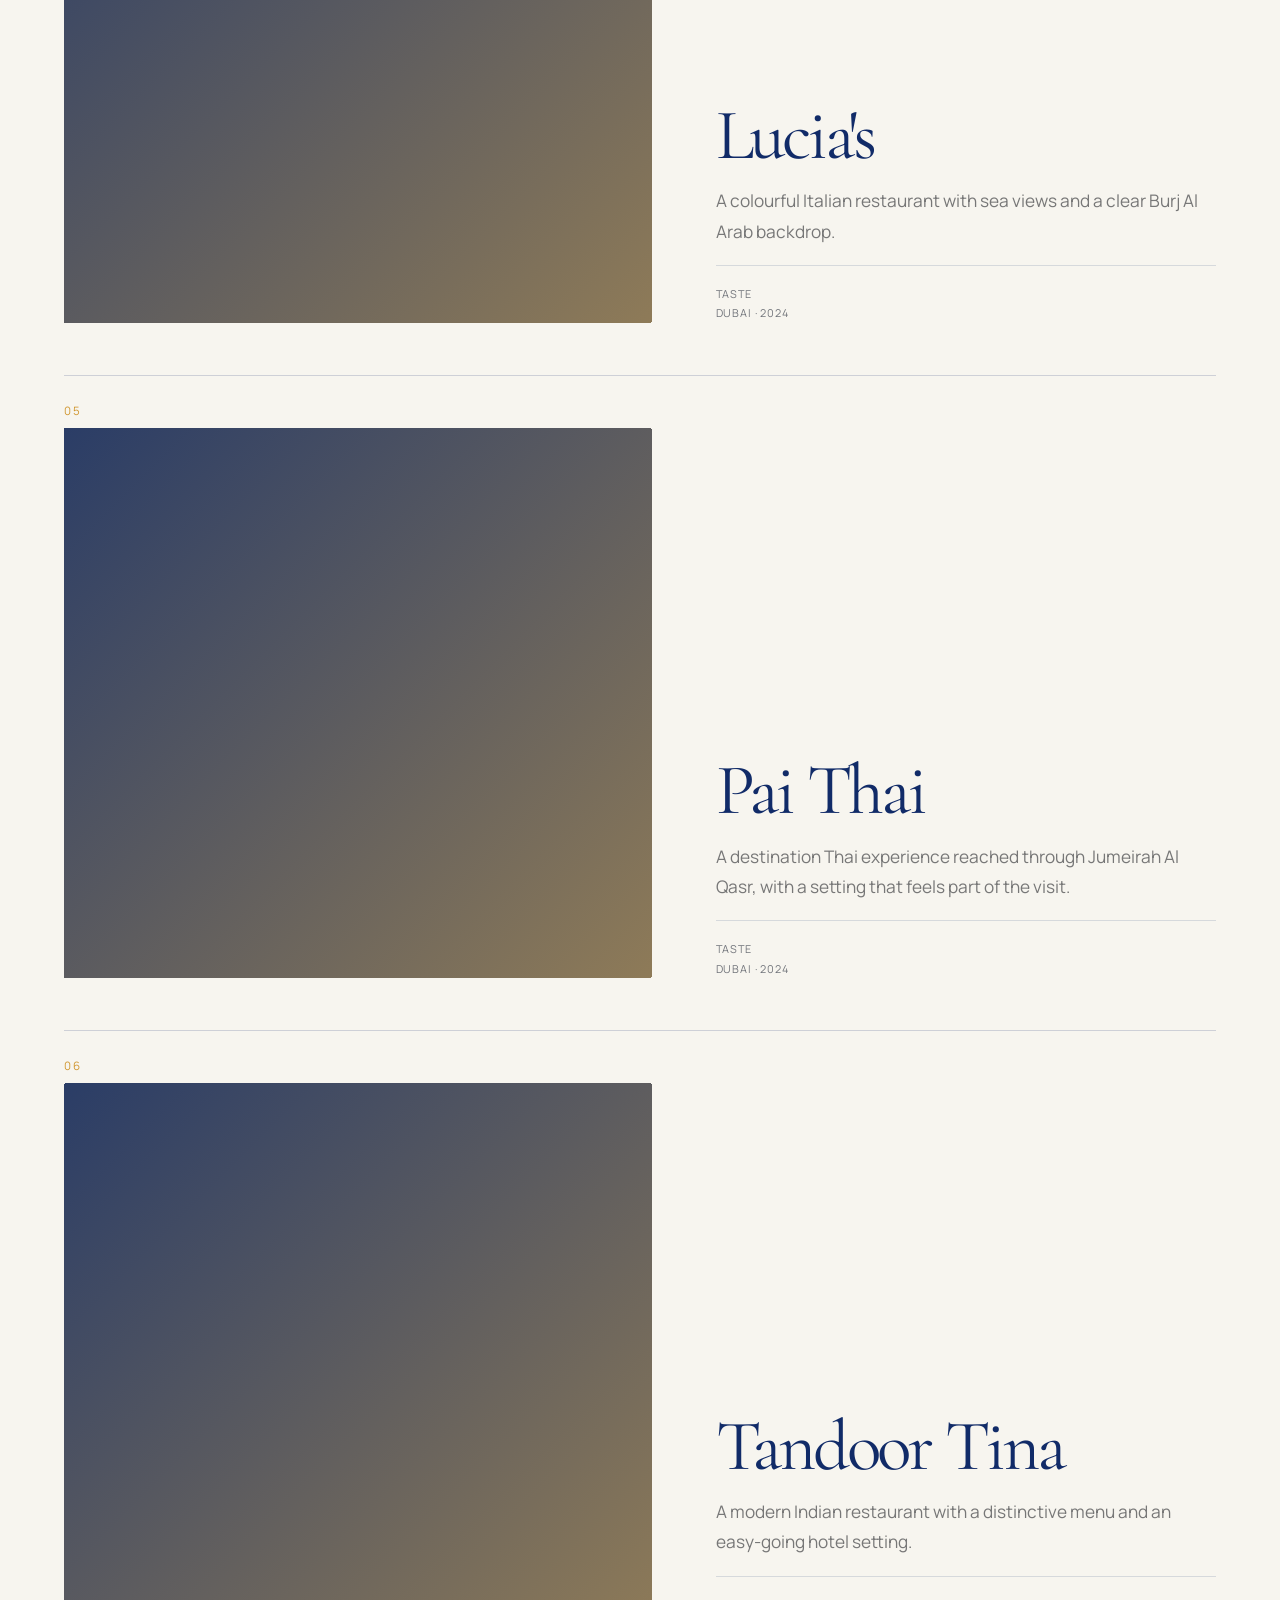
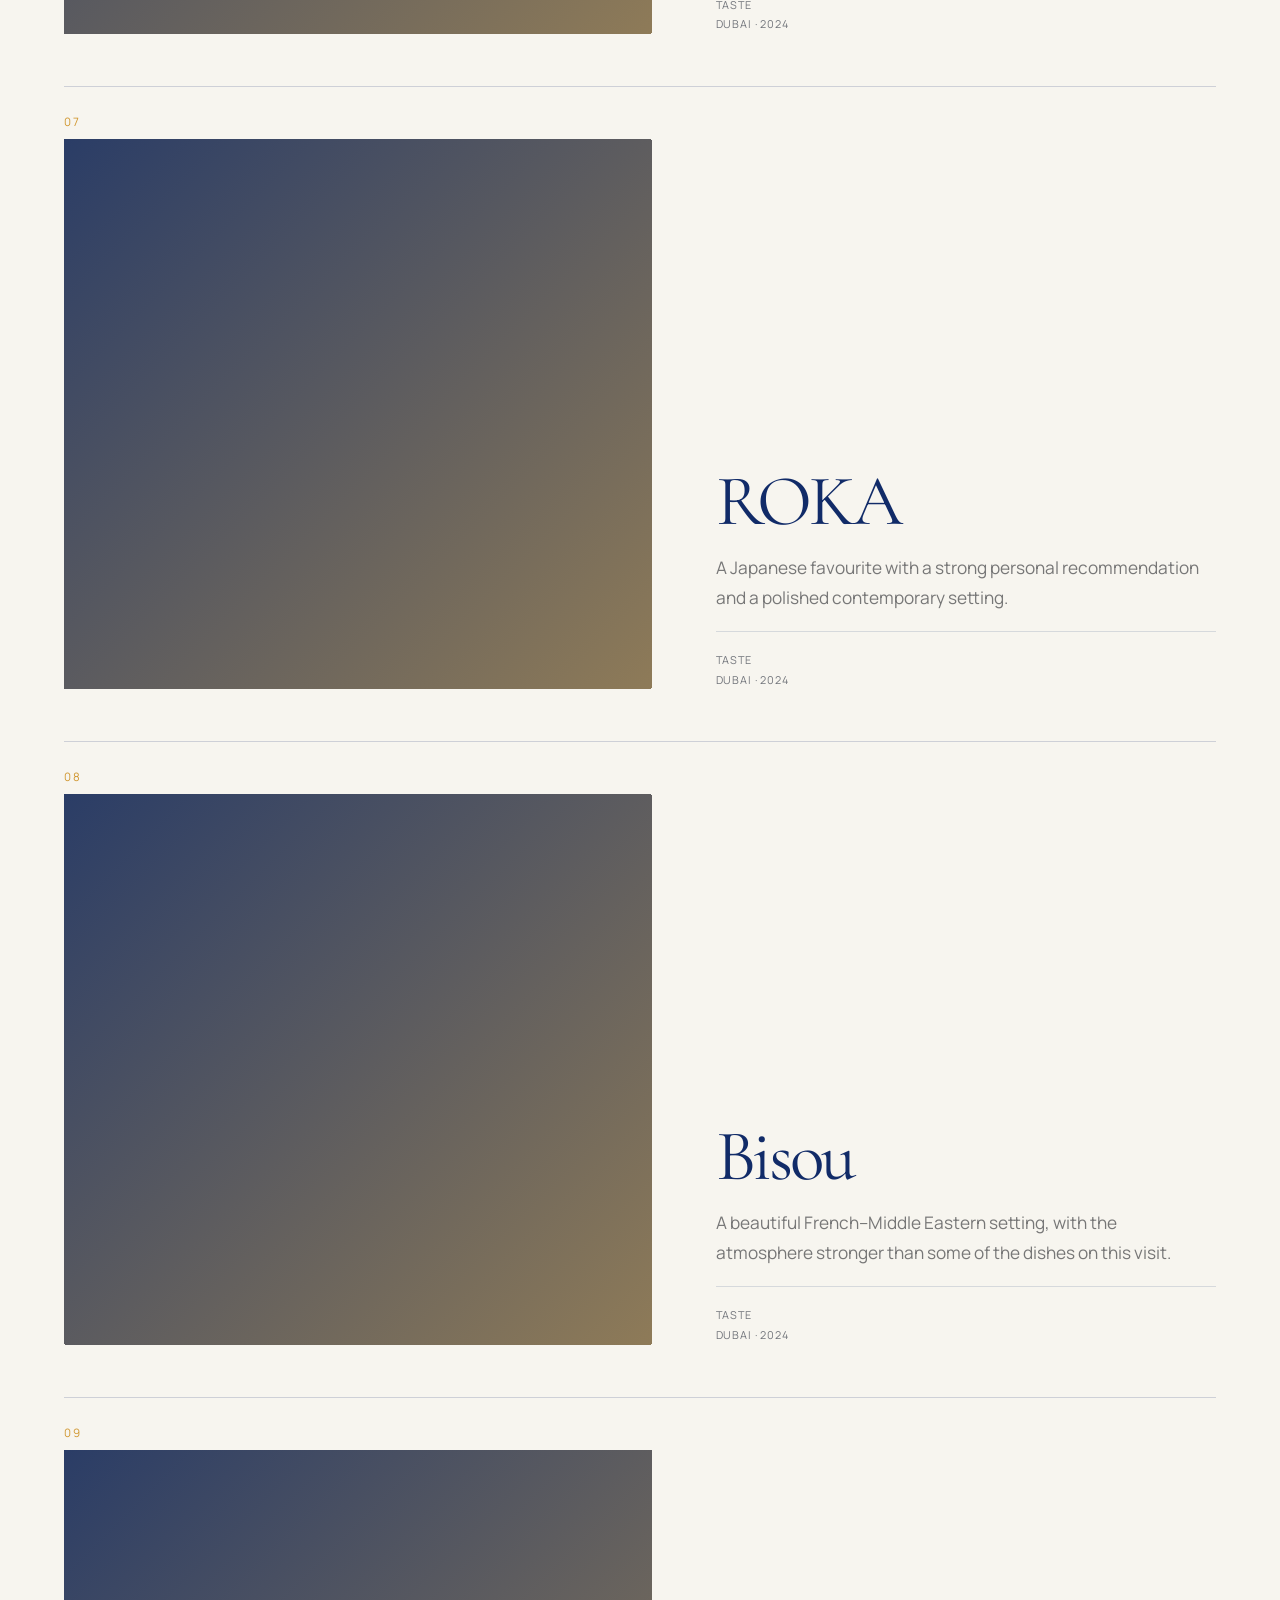
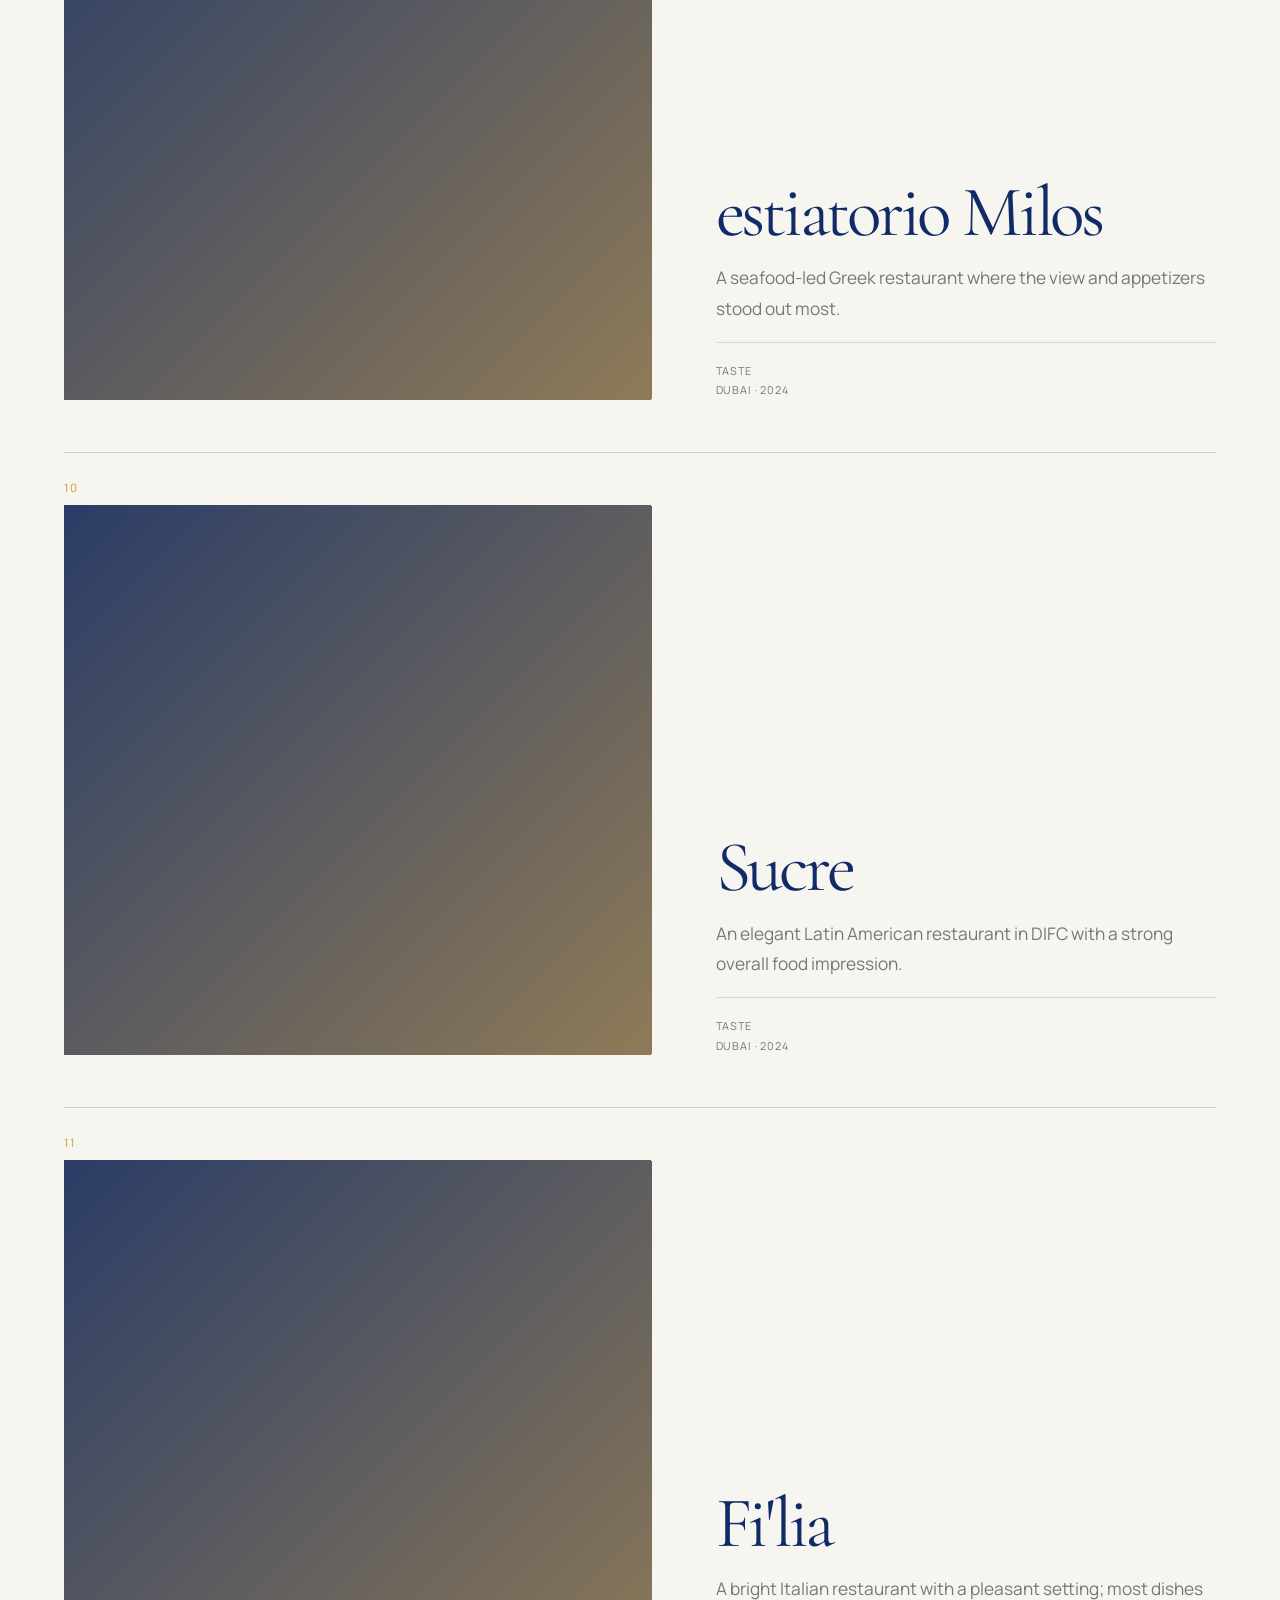
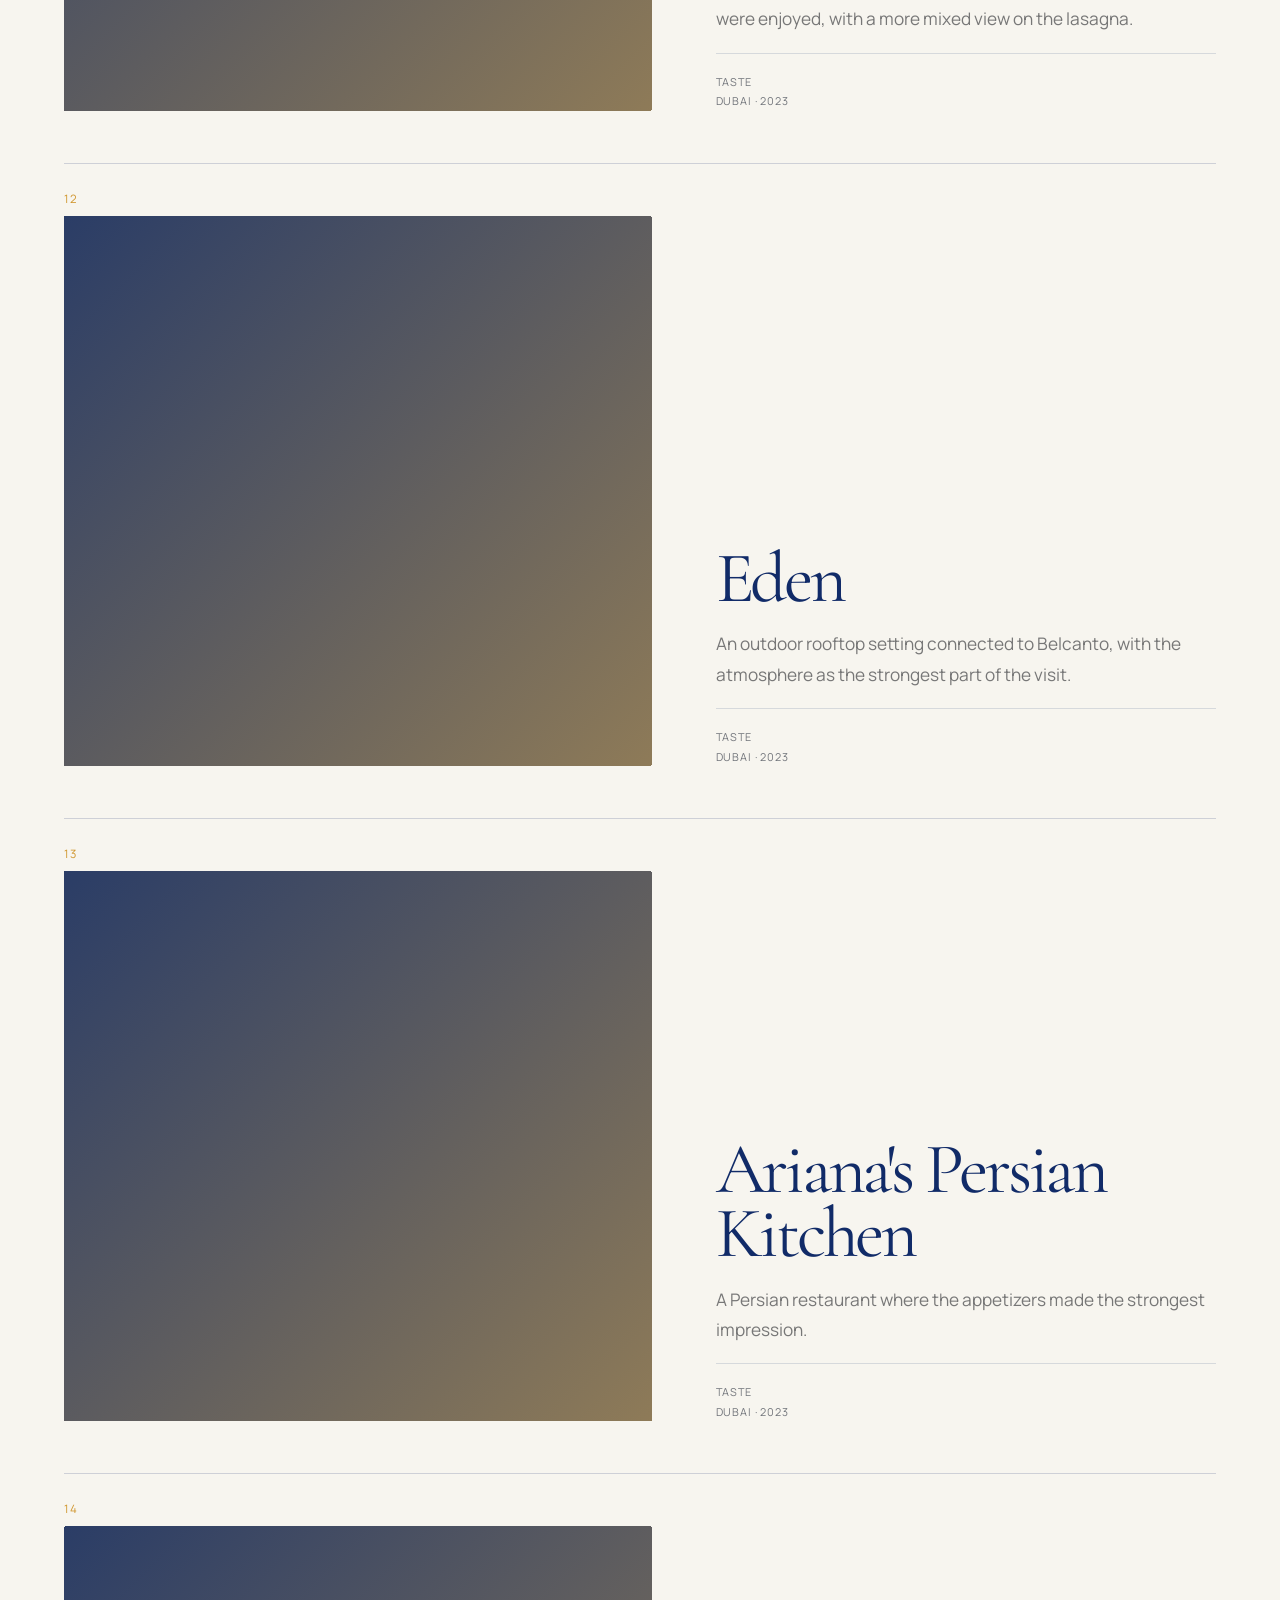
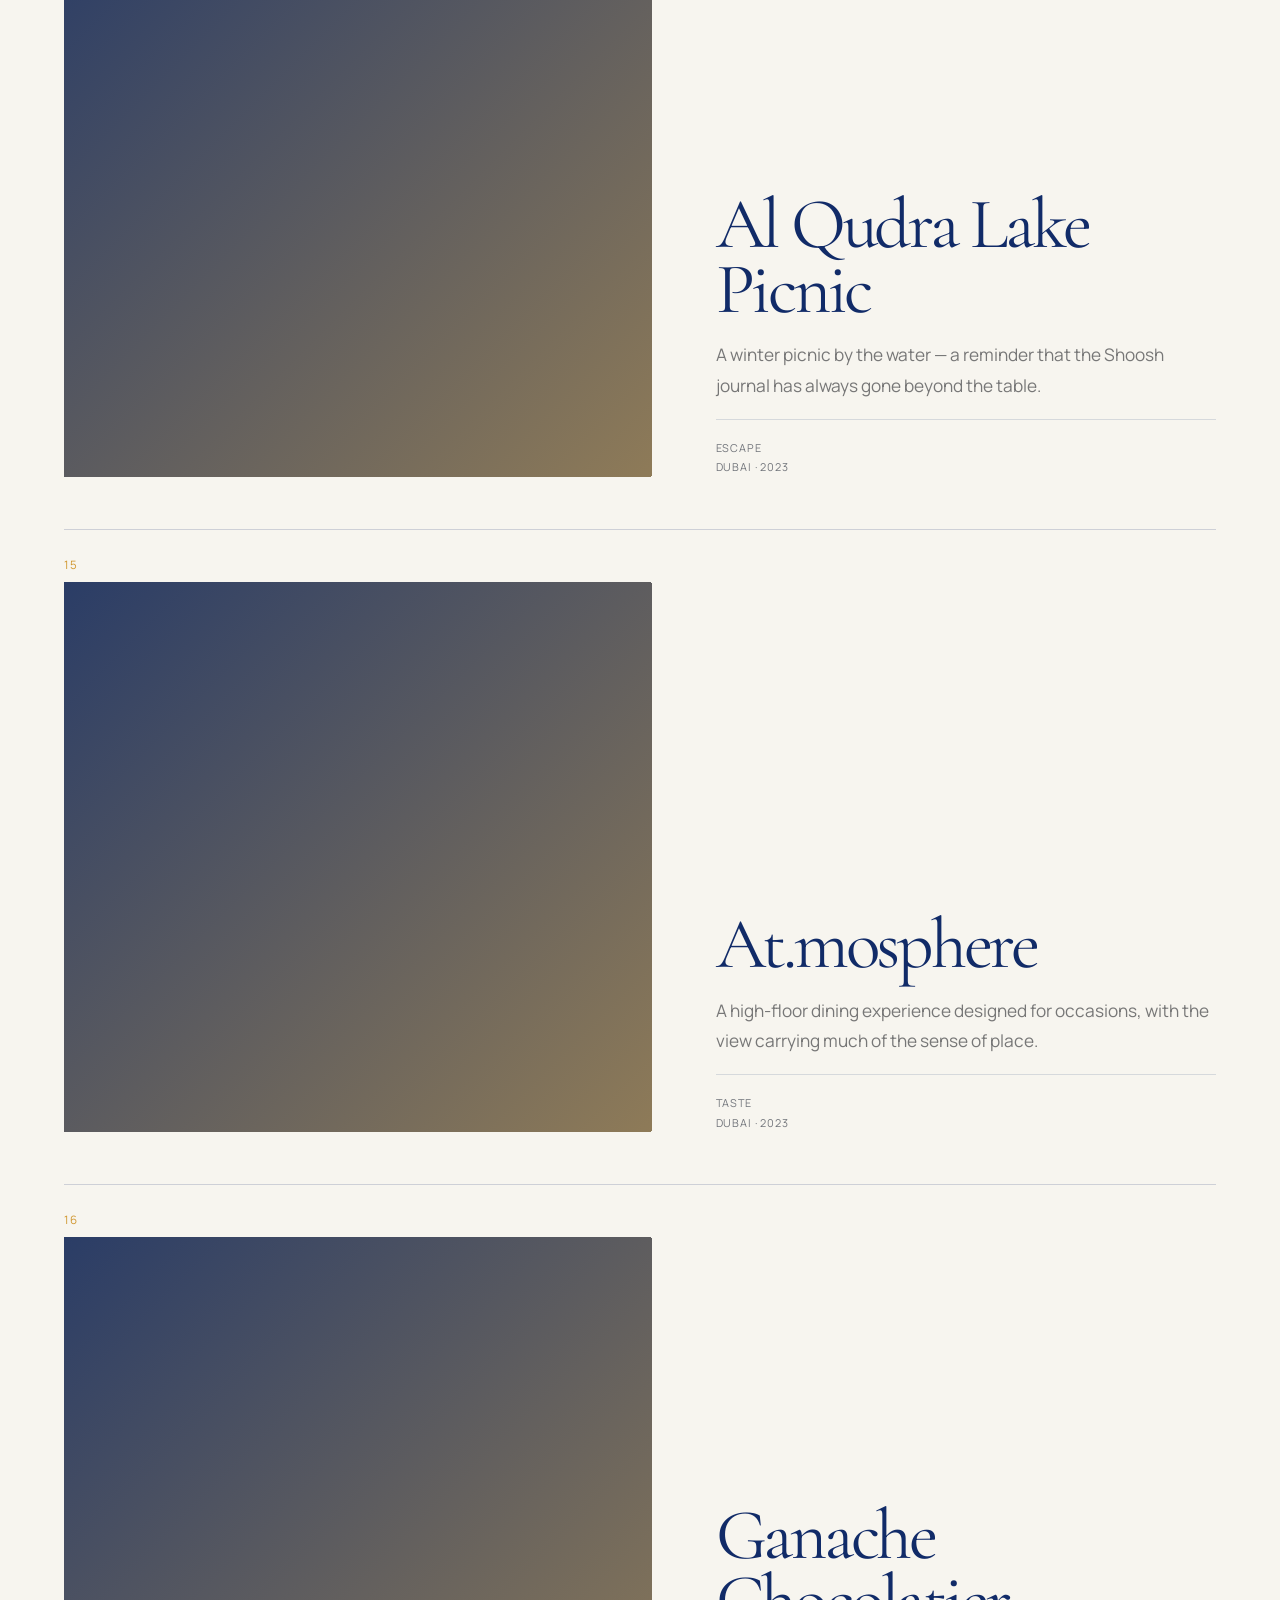
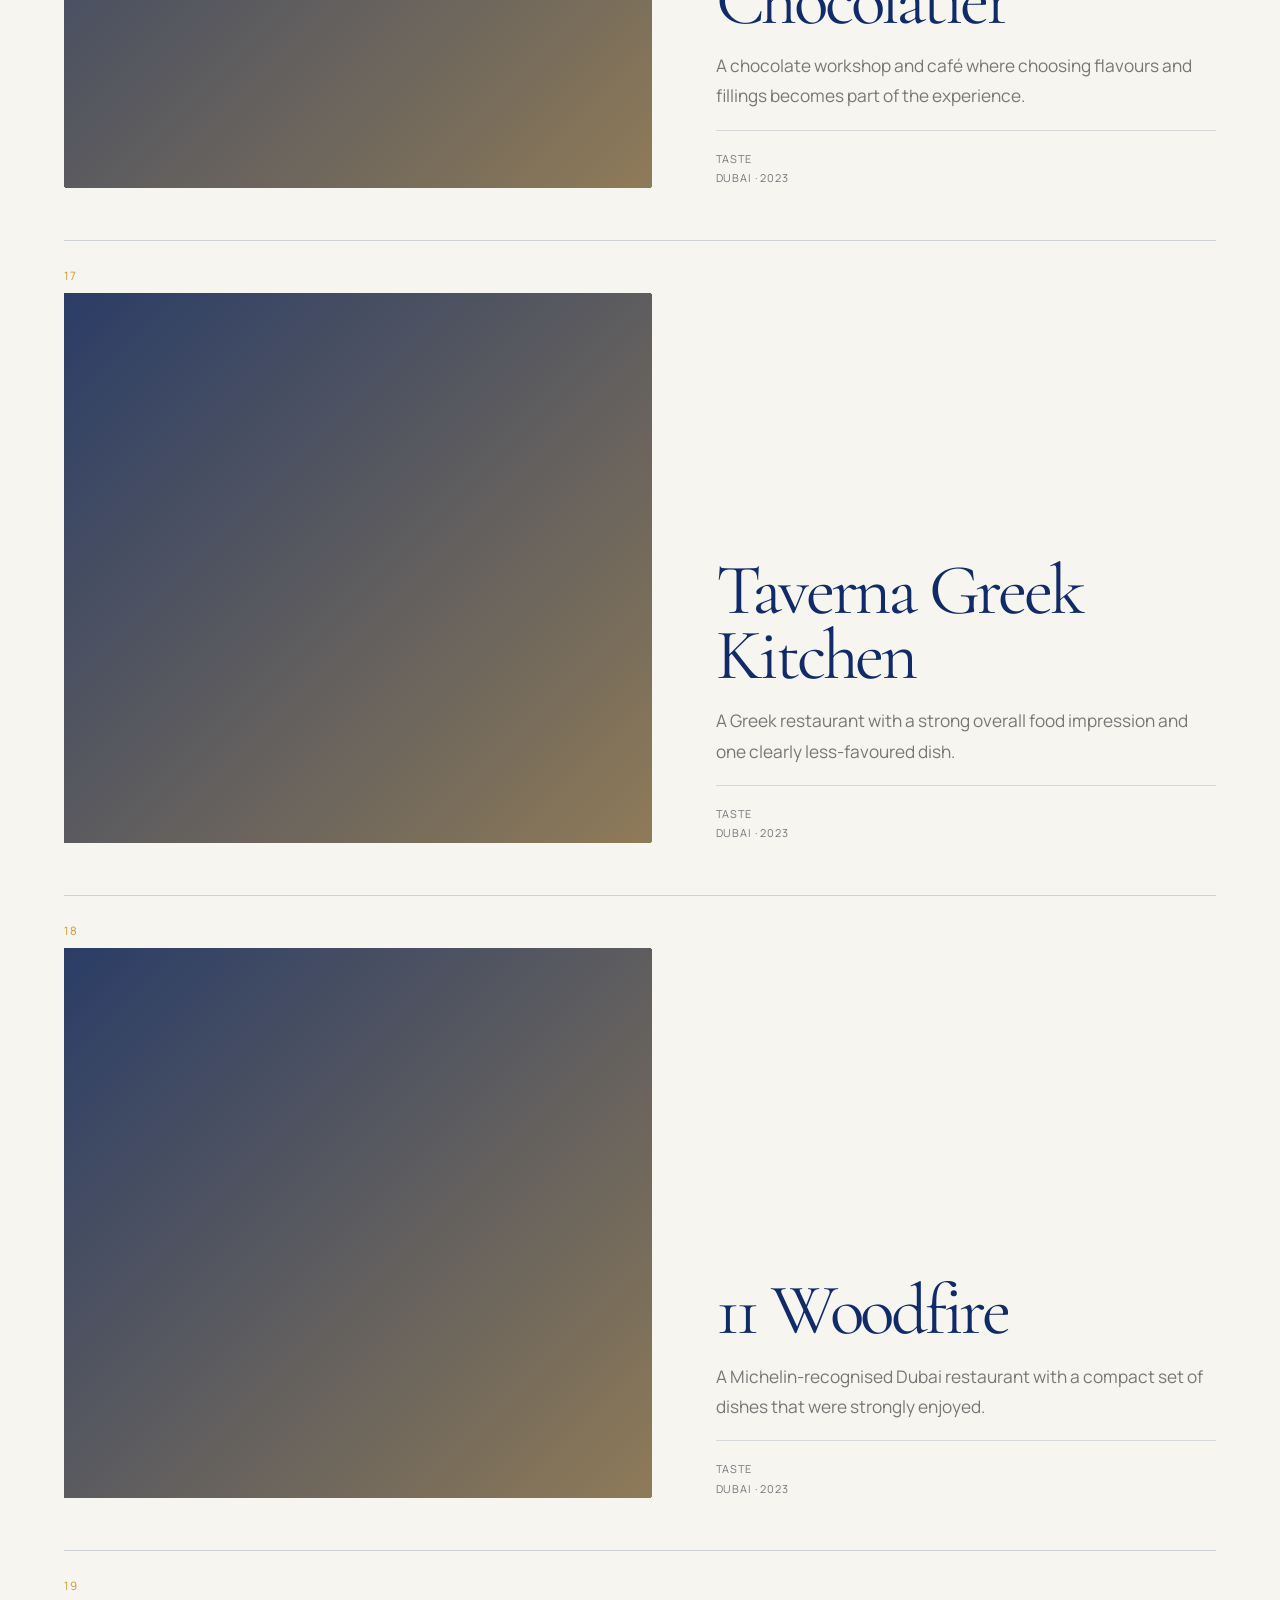
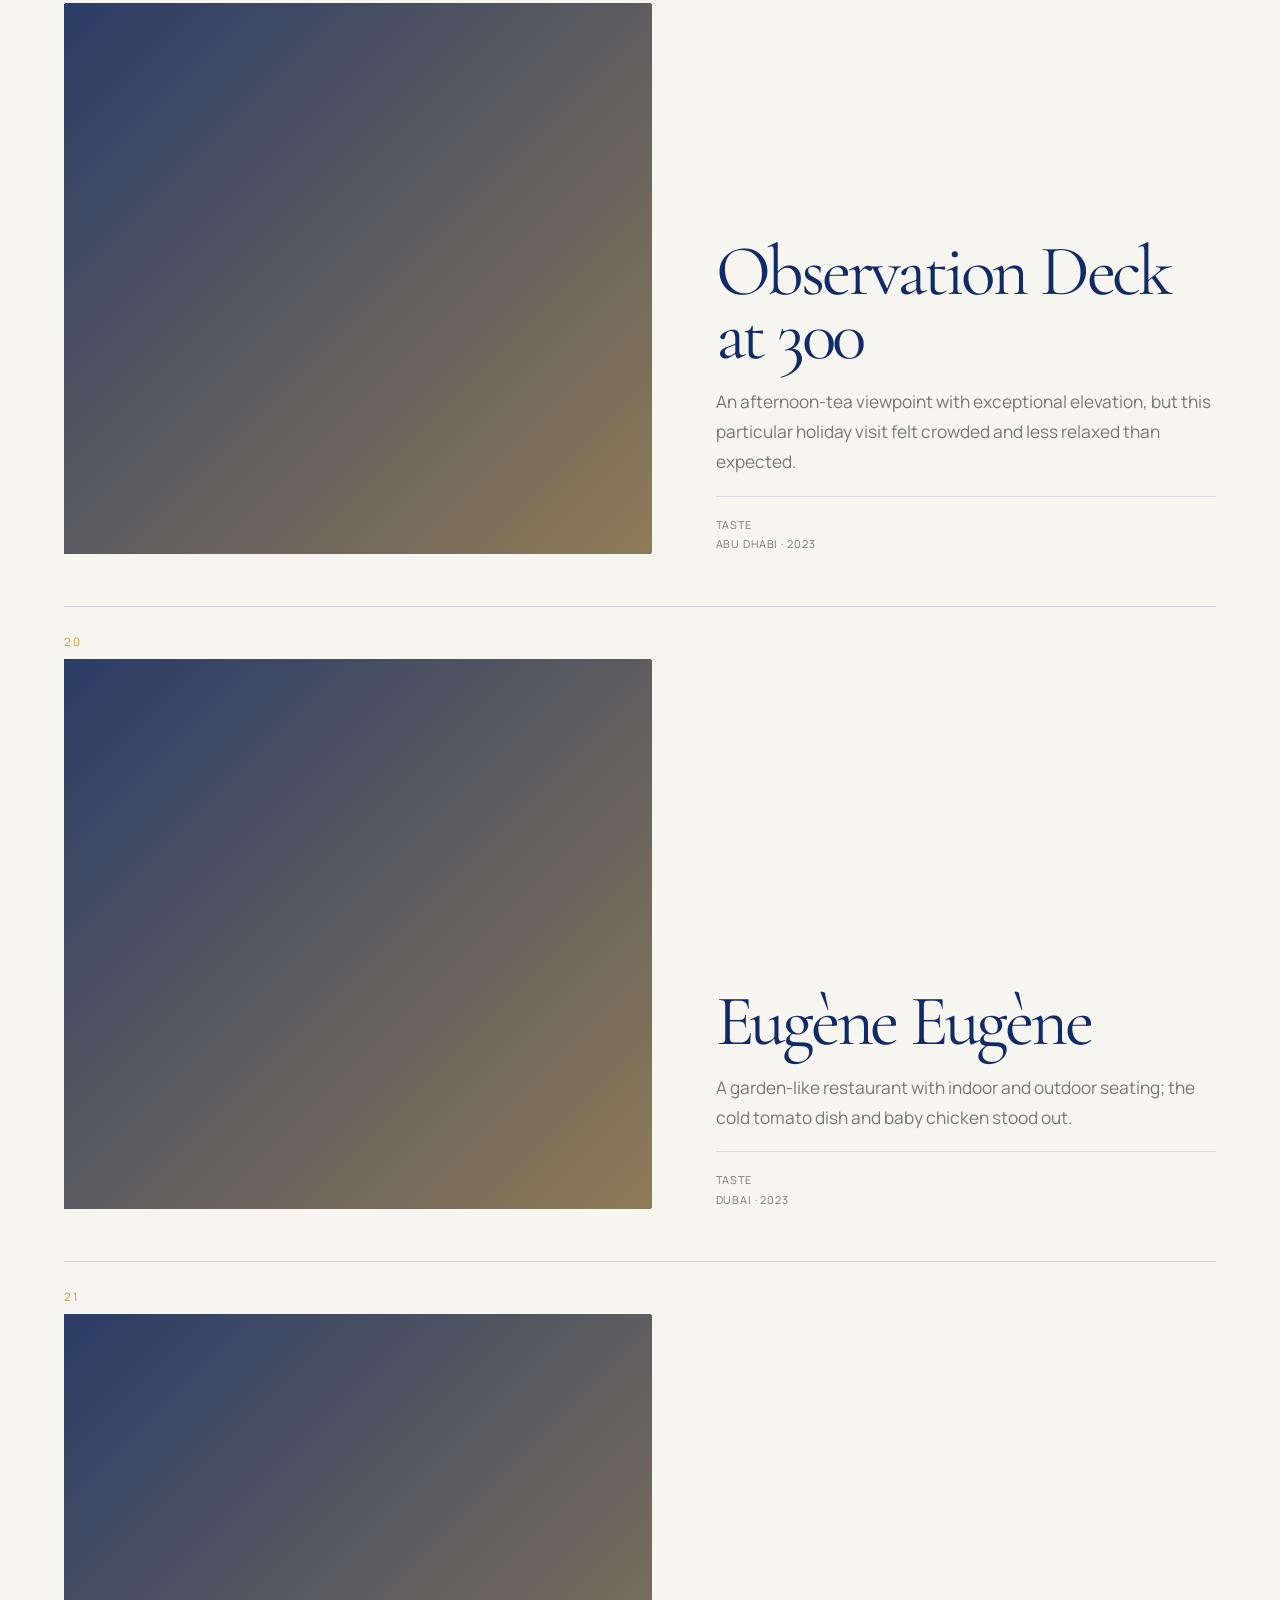
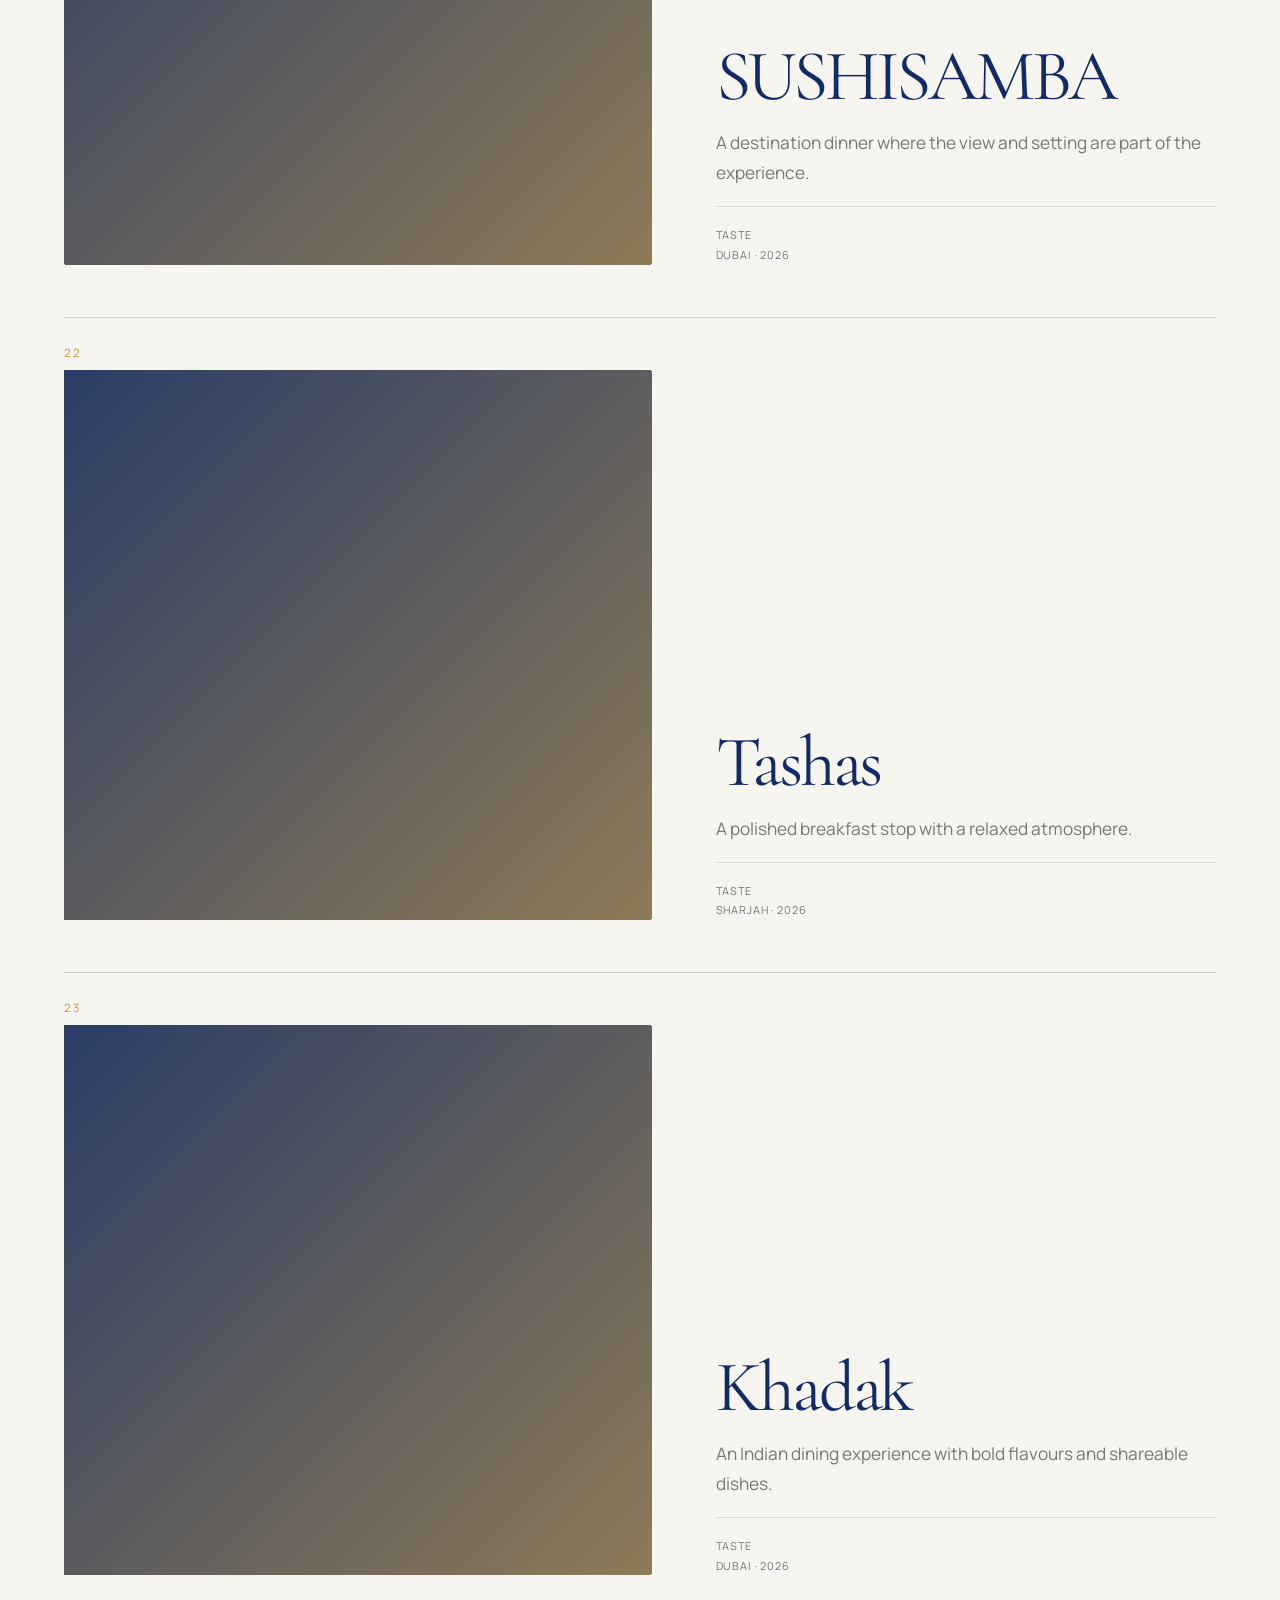
<file: journal/index.html>
<!doctype html><html lang="en" dir="ltr"><head><meta charset="utf-8"><meta name="viewport" content="width=device-width,initial-scale=1,viewport-fit=cover"><meta name="theme-color" content="#f7f5ef"><title>Journal — Shoosh</title><meta name="description" content="Browse the Shoosh journal by place, category and year."><link rel="canonical" href="https://ahmedyyya.github.io/Shoosh/journal/"><link rel="preconnect" href="https://fonts.googleapis.com"><link rel="preconnect" href="https://fonts.gstatic.com" crossorigin><link href="https://fonts.googleapis.com/css2?family=Cormorant+Garamond:ital,wght@0,400;0,500;1,400&family=IBM+Plex+Sans+Arabic:wght@300;400;500;600&family=Manrope:wght@300;400;500;600;700&family=Noto+Naskh+Arabic:wght@400;500;600&display=swap" rel="stylesheet"><link rel="stylesheet" href="../assets/css/main.css"><link rel="stylesheet" href="../assets/css/brand-v2.css"><link rel="stylesheet" href="../assets/css/cinematic-v4.css"><link rel="stylesheet" href="../assets/css/typography-motion-v5.css"></head><body><a class="skip" href="#content">Skip to content</a><header class="site-header oa-header"><div class="oa-nav"><a class="oa-brand" href="/Shoosh/"><img src="../assets/images/brand/shoosh-primary.svg" alt="Shoosh"><span>SHOOSH</span></a><div class="header-actions"><button class="lang" data-lang-toggle type="button">عربي</button><button class="menu-toggle" data-menu-toggle type="button" aria-expanded="false" aria-controls="site-menu">MENU</button></div></div></header><aside class="oa-menu" id="site-menu" data-oa-menu><nav class="oa-menu-links"><a href="/Shoosh/" data-i18n="home">Home</a><a href="/Shoosh/journal/" data-i18n="journal">Journal</a><a href="/Shoosh/about/" data-i18n="about">Identity</a></nav><div class="oa-menu-meta"><img class="mark" src="../assets/images/brand/shoosh-primary.svg" alt=""><strong data-en="Captured for the memory and the joy of it." data-ar="أصوّر للذكرى والمتعة">Captured for the memory and the joy of it.</strong><span>UAE · SHOOSH</span></div></aside><main id="content"><section class="oa-statement" style="min-height:70svh;padding-top:150px"><div class="oa-statement-inner"><div class="small">SHOOSH JOURNAL</div><blockquote data-reveal data-en="Every experience has a story." data-ar="لكل تجربة قصة.">Every experience has a story.</blockquote><p data-reveal data-en="The archive preserves the place, Shoosh’s observation, reservation guidance, and the dishes and prices recorded in the original post." data-ar="يحفظ الأرشيف المكان، وملاحظة شوش، وإرشادات الحجز، والأطباق والأسعار المسجلة في المنشور الأصلي.">The archive preserves the place, Shoosh’s observation, reservation guidance, and the dishes and prices recorded in the original post.</p></div></section><section class="oa-journal"><div class="journal-tools oa-tools"><input class="field" data-search type="search" placeholder="Search venue, cuisine or place…" aria-label="Search"><select class="field" data-city aria-label="City"></select><select class="field" data-category aria-label="Category"></select><select class="field" data-year aria-label="Year"></select></div><div class="result-count" data-count></div><div class="journal-grid oa-journal-grid" data-journal></div></section><section class="oa-manifesto"><div data-reveal><div class="ar">أماكن تتغيّر، وذكريات تبقى</div><div class="en">Places change. Experiences remain.</div></div></section></main><footer class="oa-footer"><div><strong>SHOOSH</strong><br><small>Journal archive · UAE</small></div><img src="../assets/images/brand/shoosh-primary.svg" alt="Shoosh"></footer><script src="../assets/js/lang-init.js" defer></script><script src="../assets/js/media.js" defer></script><script src="../assets/js/app.js" defer></script><script src="../assets/js/destination-priority.js" defer></script><script src="../assets/js/arabic-polish.js" defer></script><script src="../assets/js/cinematic-v4.js" defer></script><script src="../assets/js/motion-identity-v5.js" defer></script></body></html>
</file>
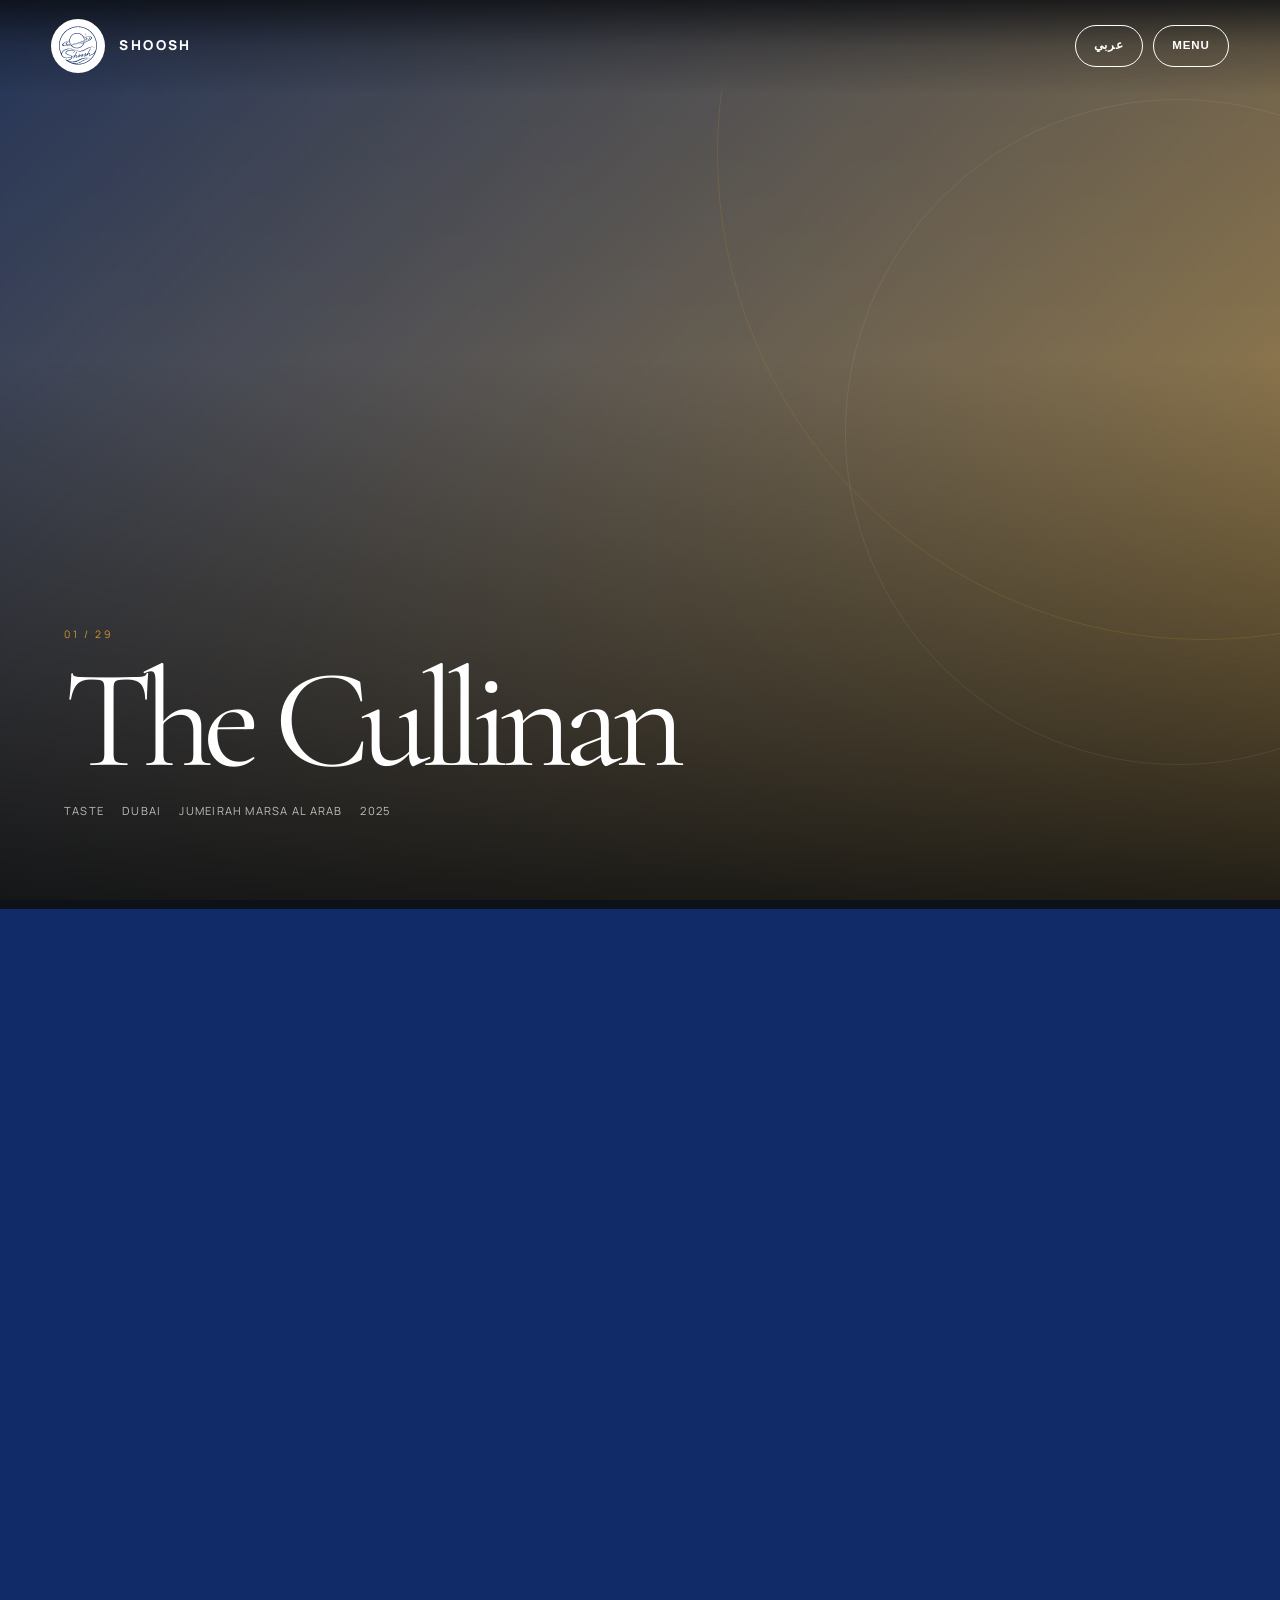
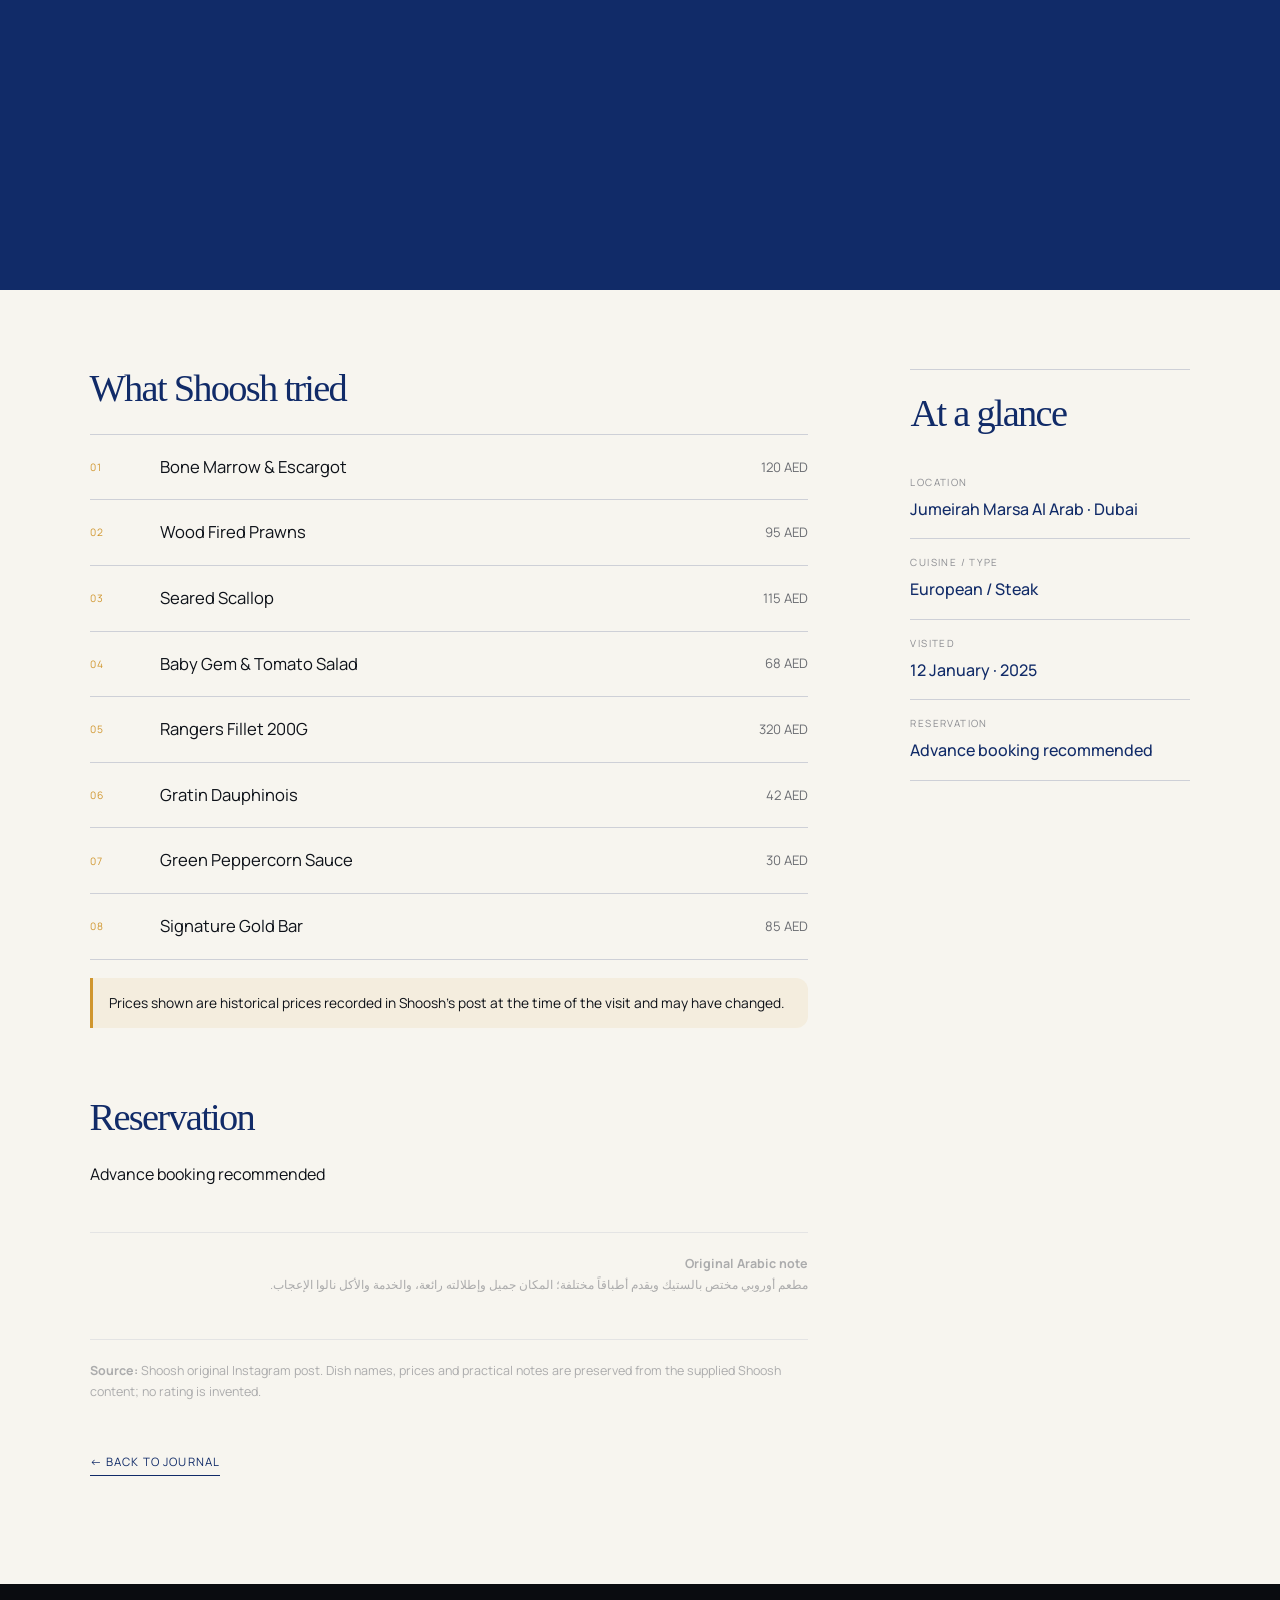
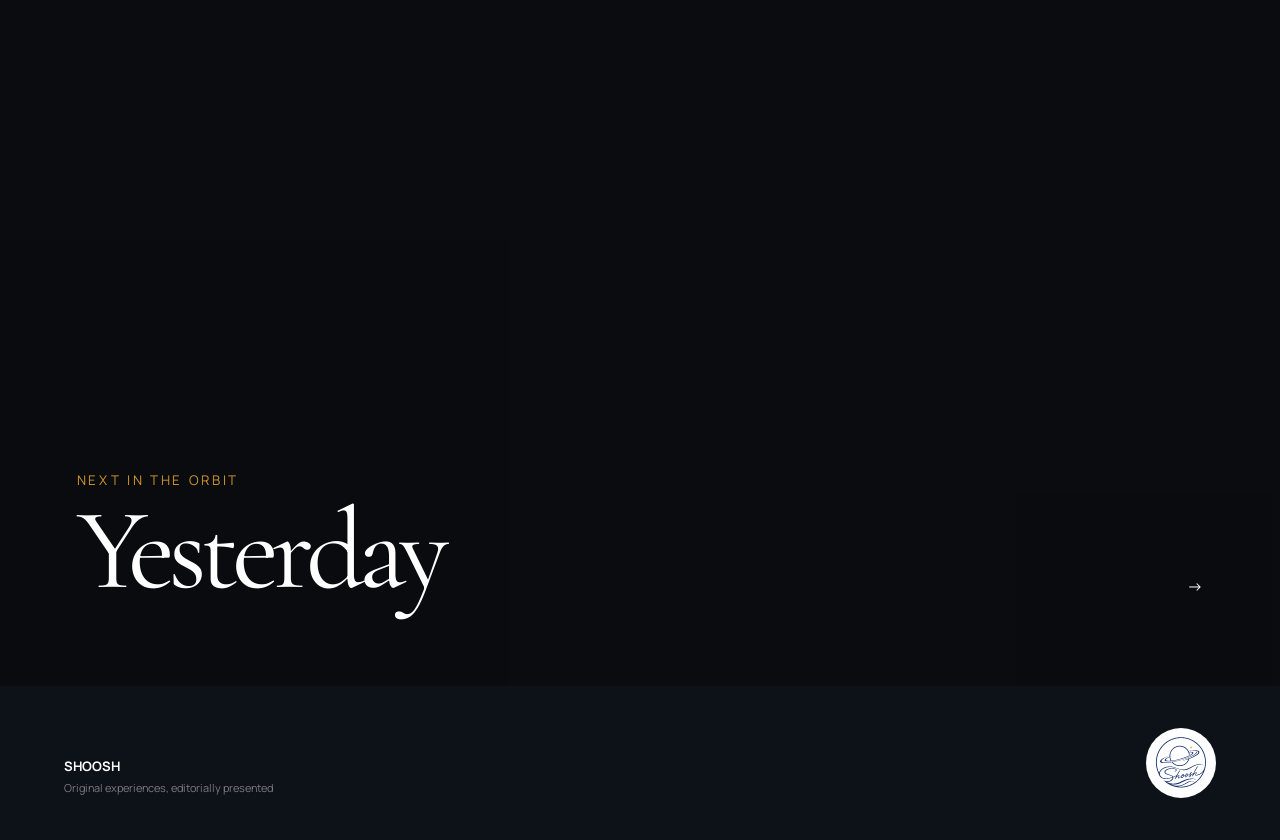
<file: story/index.html>
<!doctype html><html lang="en" dir="ltr"><head><meta charset="utf-8"><meta name="viewport" content="width=device-width,initial-scale=1,viewport-fit=cover"><meta name="theme-color" content="#0d1118"><title>Story — Shoosh</title><meta name="description" content="A Shoosh experience story."><link rel="canonical" href="https://ahmedyyya.github.io/Shoosh/story/"><link rel="preconnect" href="https://fonts.googleapis.com"><link rel="preconnect" href="https://fonts.gstatic.com" crossorigin><link href="https://fonts.googleapis.com/css2?family=Cormorant+Garamond:ital,wght@0,400;0,500;1,400&family=IBM+Plex+Sans+Arabic:wght@300;400;500;600&family=Manrope:wght@300;400;500;600;700&family=Noto+Naskh+Arabic:wght@400;500;600&display=swap" rel="stylesheet"><link rel="stylesheet" href="../assets/css/main.css"><link rel="stylesheet" href="../assets/css/brand-v2.css"><link rel="stylesheet" href="../assets/css/cinematic-v4.css"><link rel="stylesheet" href="../assets/css/typography-motion-v5.css"><script id="story-schema" type="application/ld+json">{}</script></head><body><a class="skip" href="#content">Skip to content</a><header class="site-header oa-header"><div class="oa-nav"><a class="oa-brand" href="/Shoosh/"><img src="../assets/images/brand/shoosh-primary.svg" alt="Shoosh"><span>SHOOSH</span></a><div class="header-actions"><button class="lang" data-lang-toggle type="button">عربي</button><button class="menu-toggle" data-menu-toggle type="button" aria-expanded="false" aria-controls="site-menu">MENU</button></div></div></header><aside class="oa-menu" id="site-menu" data-oa-menu><nav class="oa-menu-links"><a href="/Shoosh/" data-i18n="home">Home</a><a href="/Shoosh/journal/" data-i18n="journal">Journal</a><a href="/Shoosh/about/" data-i18n="about">Identity</a></nav><div class="oa-menu-meta"><img class="mark" src="../assets/images/brand/shoosh-primary.svg" alt=""><strong data-en="Captured for the memory and the joy of it." data-ar="أصوّر للذكرى والمتعة">Captured for the memory and the joy of it.</strong><span>UAE · SHOOSH</span></div></aside><main id="content" data-story></main><footer class="oa-footer"><div><strong>SHOOSH</strong><br><small data-en="Original experiences, editorially presented" data-ar="تجارب أصلية، مقدمة بأسلوب تحريري">Original experiences, editorially presented</small></div><img src="../assets/images/brand/shoosh-primary.svg" alt="Shoosh"></footer><script src="../assets/js/lang-init.js" defer></script><script src="../assets/js/media.js" defer></script><script src="../assets/js/app.js" defer></script><script src="../assets/js/destination-priority.js" defer></script><script src="../assets/js/arabic-polish.js" defer></script><script src="../assets/js/cinematic-v4.js" defer></script><script src="../assets/js/motion-identity-v5.js" defer></script></body></html>
</file>
<file: assets/css/main.css>
:root{--blue:#112B68;--blue-2:#081B45;--gold:#D0962E;--ink:#101218;--muted:#697386;--paper:#FBFAF7;--white:#fff;--line:rgba(17,43,104,.14);--dark:#111317;--radius:28px;--shadow:0 24px 70px rgba(9,25,62,.13);--serif:Georgia,'Times New Roman',serif;--sans:-apple-system,BlinkMacSystemFont,'Segoe UI',Arial,sans-serif}*{box-sizing:border-box}html{scroll-behavior:smooth}body{margin:0;background:var(--paper);color:var(--ink);font-family:var(--sans);line-height:1.6;-webkit-font-smoothing:antialiased}body.rtl{font-family:Tahoma,Arial,sans-serif}::selection{background:var(--gold);color:#081b45}a{color:inherit;text-decoration:none}button,input,select{font:inherit}img{max-width:100%;display:block}.shell{width:min(1200px,calc(100% - 38px));margin:auto}.skip{position:fixed;left:16px;top:-100px;z-index:100;background:#fff;padding:10px 14px;border-radius:10px}.skip:focus{top:16px}.site-header{position:sticky;top:0;z-index:50;background:rgba(251,250,247,.88);backdrop-filter:blur(18px);border-bottom:1px solid rgba(17,43,104,.08)}.nav{height:76px;display:flex;align-items:center;justify-content:space-between;gap:24px}.brand{display:flex;align-items:center;gap:12px;font-weight:900;letter-spacing:.1em;color:var(--blue)}.brand-mark{width:46px;height:46px;border-radius:50%;background:#fff center/cover no-repeat;border:1px solid rgba(17,43,104,.12);box-shadow:0 7px 22px rgba(17,43,104,.08)}.nav-links{display:flex;align-items:center;gap:24px;font-size:.88rem;font-weight:750;color:#31405d}.nav-links a{opacity:.78}.nav-links a:hover,.nav-links a[aria-current=page]{opacity:1;color:var(--blue)}.lang{border:1px solid var(--line);background:#fff;color:var(--blue);font-weight:800;padding:9px 13px;border-radius:999px;cursor:pointer}.menu{display:none}.eyebrow{font-size:.72rem;font-weight:900;letter-spacing:.19em;text-transform:uppercase;color:var(--gold)}h1,h2,h3,p{margin-top:0}h1,h2{font-family:var(--serif);font-weight:500;letter-spacing:-.045em}h1{font-size:clamp(3.6rem,8.4vw,8.2rem);line-height:.87;margin-bottom:25px}h2{font-size:clamp(2.4rem,5vw,4.9rem);line-height:.98}h3{line-height:1.2}.lead{font-size:clamp(1.05rem,1.8vw,1.3rem);line-height:1.72;color:#596274;max-width:720px}.hero{min-height:86vh;display:grid;align-items:center;position:relative;overflow:hidden;background:radial-gradient(circle at 76% 24%,rgba(208,150,46,.12),transparent 24%),radial-gradient(circle at 20% 78%,rgba(17,43,104,.08),transparent 28%),var(--paper)}.hero-grid{padding:86px 0 70px;display:grid;grid-template-columns:1.05fr .95fr;align-items:center;gap:68px}.hero h1 em{font-style:normal;color:var(--blue)}.hero-copy{position:relative;z-index:2}.hero-line{width:95px;height:5px;border-radius:6px;background:linear-gradient(90deg,var(--blue),var(--gold));margin:28px 0}.hero-mark-wrap{display:grid;place-items:center;position:relative;min-height:550px}.hero-mark-wrap:before{content:'';position:absolute;width:78%;aspect-ratio:1;border-radius:50%;box-shadow:0 0 110px rgba(208,150,46,.17)}.hero-mark{width:min(520px,90vw);aspect-ratio:1;background:#fff center/contain no-repeat;border-radius:50%;position:relative;box-shadow:var(--shadow)}.orbit{position:absolute;width:116%;height:43%;border:1px solid rgba(17,43,104,.16);border-radius:50%;transform:rotate(-12deg)}.actions{display:flex;flex-wrap:wrap;gap:11px;margin-top:30px}.button{display:inline-flex;align-items:center;justify-content:center;padding:13px 19px;border:1px solid var(--blue);border-radius:999px;font-weight:850;font-size:.9rem}.button.primary{background:var(--blue);color:#fff}.button:hover{transform:translateY(-1px)}.section{padding:112px 0}.section-head{display:flex;align-items:end;justify-content:space-between;gap:40px;margin-bottom:42px}.section-head>*{margin-bottom:0}.section-head .lead{max-width:470px}.philosophy{display:grid;grid-template-columns:.75fr 1.25fr;gap:70px}.statement{font-family:var(--serif);font-size:clamp(1.8rem,3.4vw,3.3rem);line-height:1.18;color:#172540}.orbit-categories{display:grid;grid-template-columns:repeat(5,1fr);gap:12px;margin-top:55px}.orbit-chip{padding:22px 16px;border:1px solid var(--line);border-radius:22px;background:#fff;min-height:132px;display:flex;flex-direction:column;justify-content:space-between;transition:.25s}.orbit-chip:hover{transform:translateY(-4px);box-shadow:var(--shadow)}.orbit-chip strong{font-family:var(--serif);font-size:1.35rem;color:var(--blue)}.orbit-chip span{font-size:.78rem;color:var(--muted)}.dark{background:var(--dark);color:#fff;position:relative;overflow:hidden}.dark:after{content:'';position:absolute;inset:0;background:repeating-linear-gradient(0deg,rgba(255,255,255,.012) 0 1px,transparent 1px 5px);pointer-events:none}.dark .shell{position:relative;z-index:1}.dark .lead{color:#abb4c4}.feature-grid{display:grid;grid-template-columns:1.25fr .75fr .75fr;grid-auto-rows:300px;gap:16px}.feature-card,.journal-card,.related-card{position:relative;overflow:hidden;border-radius:var(--radius);background:#20252e}.feature-card.big{grid-row:span 2}.media{position:absolute;inset:0;background:linear-gradient(135deg,#263a67,#c49c50);background-size:cover;background-position:center;transition:transform .6s ease}.feature-card:hover .media,.journal-card:hover .media,.related-card:hover .media{transform:scale(1.035)}.shade{position:absolute;inset:0;background:linear-gradient(to top,rgba(5,8,13,.88),rgba(5,8,13,.03) 65%)}.feature-copy{position:absolute;left:23px;right:23px;bottom:21px;z-index:2}.feature-copy .eyebrow{font-size:.66rem}.feature-copy h3{font-family:var(--serif);font-size:1.5rem;margin:7px 0 0}.feature-copy p{font-size:.88rem;color:#c7cfdb;margin:8px 0 0}.journal-tools{display:grid;grid-template-columns:2fr repeat(3,1fr);gap:10px;margin:30px 0}.field{width:100%;border:1px solid var(--line);background:#fff;border-radius:14px;padding:12px 14px;color:#26334f}.result-count{font-size:.82rem;color:var(--muted);margin:4px 0 20px}.journal-grid{display:grid;grid-template-columns:repeat(3,1fr);gap:22px}.journal-card{background:#fff;border:1px solid var(--line);box-shadow:0 9px 35px rgba(17,43,104,.05);min-height:430px;color:var(--ink)}.card-media{height:235px;position:relative;overflow:hidden}.journal-card .media{height:100%}.card-body{padding:20px}.card-top{display:flex;justify-content:space-between;align-items:center;gap:12px;font-size:.72rem}.category{color:var(--gold);text-transform:uppercase;letter-spacing:.13em;font-weight:900}.place{color:var(--muted)}.journal-card h3{font-family:var(--serif);font-size:1.45rem;color:var(--blue);margin:9px 0 8px}.journal-card p{font-size:.9rem;line-height:1.56;color:#687181}.meta-row{display:flex;flex-wrap:wrap;gap:7px;margin-top:15px}.tag{font-size:.68rem;padding:6px 9px;border-radius:999px;background:#f2f4f8;color:#506078}.story-hero{padding:70px 0 40px}.story-grid{display:grid;grid-template-columns:1.1fr .9fr;gap:50px;align-items:end}.story-visual{height:min(68vh,690px);min-height:480px;border-radius:34px;overflow:hidden;position:relative;box-shadow:var(--shadow);background:#263a67}.story-visual .media{position:absolute}.story-title h1{font-size:clamp(3rem,7vw,6.5rem)}.story-kicker{display:flex;flex-wrap:wrap;gap:8px;margin-bottom:17px}.story-kicker span{font-size:.72rem;padding:7px 10px;border-radius:999px;background:#fff;border:1px solid var(--line);color:#526078}.story-body{padding:50px 0 110px}.story-columns{display:grid;grid-template-columns:minmax(0,1.35fr) minmax(280px,.65fr);gap:60px}.prose h2{font-size:2.35rem;margin:45px 0 18px}.prose p{font-size:1.05rem;line-height:1.8;color:#465166}.quote{padding:25px 27px;border-left:4px solid var(--gold);background:#fff;border-radius:0 18px 18px 0;font-family:var(--serif);font-size:1.35rem;line-height:1.55;color:#1f315b}.rtl .quote{border-left:0;border-right:4px solid var(--gold);border-radius:18px 0 0 18px}.dish-list{border-top:1px solid var(--line)}.dish{display:flex;justify-content:space-between;gap:20px;padding:14px 0;border-bottom:1px solid var(--line)}.dish span:last-child{font-weight:850;color:var(--blue);white-space:nowrap}.facts{position:sticky;top:98px;background:#fff;border:1px solid var(--line);border-radius:24px;padding:24px;box-shadow:0 10px 30px rgba(17,43,104,.06)}.facts h3{font-family:var(--serif);font-size:1.4rem;color:var(--blue)}.fact{padding:12px 0;border-bottom:1px solid var(--line)}.fact:last-child{border:0}.fact small{display:block;color:var(--muted);font-size:.68rem;text-transform:uppercase;letter-spacing:.11em}.fact strong{display:block;margin-top:2px}.related{display:grid;grid-template-columns:repeat(3,1fr);gap:16px}.related-card{height:280px}.about-hero{padding:95px 0 70px}.identity-grid{display:grid;grid-template-columns:1fr 1fr;gap:55px;align-items:center}.identity-mark{aspect-ratio:1;border-radius:36px;background:#fff center/80% no-repeat;box-shadow:var(--shadow)}.metal-panel{aspect-ratio:1;border-radius:36px;background:#111 center/cover no-repeat;box-shadow:var(--shadow)}.swatches{display:grid;grid-template-columns:repeat(3,1fr);gap:12px;margin-top:25px}.swatch{border-radius:18px;padding:18px;min-height:126px;display:flex;flex-direction:column;justify-content:flex-end;font-weight:800}.swatch.blue{background:#112B68;color:#fff}.swatch.gold{background:#D0962E;color:#111}.swatch.white{background:#fff;border:1px solid var(--line);color:#112B68}.source-note{padding:22px;border:1px solid var(--line);background:#fff;border-radius:18px;color:#5d6678}.manifesto{min-height:62vh;display:grid;place-items:center;text-align:center;background:var(--blue);color:#fff;position:relative;overflow:hidden}.manifesto:before{content:'';position:absolute;width:1000px;height:420px;border:1px solid rgba(255,255,255,.14);border-radius:50%;transform:rotate(-13deg)}.manifesto>div{position:relative;z-index:1}.manifesto-ar{font-size:clamp(2.3rem,6vw,5.8rem);font-weight:850}.manifesto-en{opacity:.72;font-size:1.1rem;margin-top:12px}footer{background:#081735;color:#a8b3c8;padding:34px 0;font-size:.82rem}.footer-row{display:flex;justify-content:space-between;gap:25px}.empty{grid-column:1/-1;padding:60px;text-align:center;color:var(--muted);background:#fff;border-radius:24px}.reveal{opacity:0;transform:translateY(18px);transition:.65s ease}.reveal.visible{opacity:1;transform:none}.rtl{text-align:right}.rtl .feature-copy{left:23px;right:23px}.rtl .card-top,.rtl .dish,.rtl .footer-row{direction:rtl}@media(max-width:900px){.nav-links a{display:none}.hero-grid,.philosophy,.story-grid,.story-columns,.identity-grid{grid-template-columns:1fr}.hero-grid{padding-top:55px}.hero-mark-wrap{min-height:460px}.feature-grid{grid-template-columns:1fr 1fr;grid-auto-rows:260px}.feature-card.big{grid-column:span 2;grid-row:span 1}.orbit-categories{grid-template-columns:repeat(2,1fr)}.journal-grid{grid-template-columns:repeat(2,1fr)}.journal-tools{grid-template-columns:1fr 1fr}.facts{position:static}.story-title{order:-1}.story-visual{min-height:420px}.identity-grid{gap:25px}}@media(max-width:620px){.shell{width:min(100% - 28px,1200px)}.nav{height:68px}.brand span{font-size:.84rem}.hero{min-height:auto}.hero-grid{padding:55px 0}.hero-mark-wrap{min-height:350px}.hero-mark{width:310px}.section{padding:82px 0}.section-head{display:block}.section-head .lead{margin-top:16px}.orbit-categories{grid-template-columns:1fr 1fr}.feature-grid,.journal-grid,.related{grid-template-columns:1fr}.feature-card.big{grid-column:auto}.journal-tools{grid-template-columns:1fr}.story-visual{min-height:340px;height:52vh}.story-body{padding-bottom:80px}.swatches{grid-template-columns:1fr}.footer-row{display:block}.manifesto{min-height:52vh}}@media(prefers-reduced-motion:reduce){*{scroll-behavior:auto!important}.reveal{opacity:1;transform:none;transition:none}.media{transition:none}}
</file>
<file: assets/css/brand-v2.css>
/* Shoosh 2027 locked identity overlay — authoritative SVG #112B68 / #D0962E / #FFFFFF */
.brand-logo-img{width:58px;height:58px;object-fit:contain;display:block}.hero{min-height:91vh}.hero-grid{grid-template-columns:.94fr 1.06fr}.hero-mark-wrap{min-height:610px}.hero-logo-img{width:min(590px,92vw);height:auto;position:relative;z-index:3;filter:drop-shadow(0 24px 36px rgba(17,43,104,.12))}.hero-mark-wrap:before{width:82%;box-shadow:0 0 120px rgba(208,150,46,.13)}.identity-mark{display:grid;place-items:center;padding:7%;background:#fff}.identity-logo-img{width:100%;height:100%;object-fit:contain}.original-badge{position:absolute;left:18px;bottom:18px;z-index:3;background:rgba(255,255,255,.94);color:#112B68;font-size:.72rem;font-weight:850;padding:8px 11px;border-radius:999px;box-shadow:0 8px 20px rgba(0,0,0,.14)}.rtl .original-badge{left:auto;right:18px}.price-note{font-size:.86rem!important;background:rgba(208,150,46,.09);border-left:3px solid #D0962E;padding:14px 16px;border-radius:0 12px 12px 0;margin-top:18px}.rtl .price-note{border-left:0;border-right:3px solid #D0962E;border-radius:12px 0 0 12px}.support-media{margin:52px 0 34px}.support-figure{margin:12px 0 0;background:#fff;border:1px solid rgba(17,43,104,.14);border-radius:24px;overflow:hidden;box-shadow:0 12px 34px rgba(17,43,104,.08)}.support-figure img{width:100%;max-height:620px;object-fit:cover;background:#eef1f6}.support-figure figcaption{padding:18px 20px;display:grid;gap:5px;color:#5e687a;font-size:.82rem}.support-figure figcaption strong{color:#112B68;font-size:.92rem}.support-figure figcaption a{color:#112B68;font-weight:800;margin-top:5px}.support-media-note{opacity:.84}.brand-authority-note{display:inline-flex;align-items:center;gap:7px;color:#687181;font-size:.72rem}.brand-authority-note:before{content:'✦';color:#D0962E}@media(max-width:900px){.hero-grid{grid-template-columns:1fr}.hero-copy{text-align:center}.hero-copy .lead{margin-left:auto;margin-right:auto}.hero-line{margin-left:auto;margin-right:auto}.actions{justify-content:center}.hero-mark-wrap{min-height:520px}}@media(max-width:620px){.brand-logo-img{width:48px;height:48px}.hero-mark-wrap{min-height:380px}.hero-logo-img{width:350px}.support-figure img{max-height:420px}}
/* Approved logo artwork is never recolored by dark/cinematic themes. */
.oa-brand img,.intro-inner img,.oa-menu-meta .mark,.oa-footer img,.oa-identity-logo img{filter:none!important;mix-blend-mode:normal!important}.intro-inner img,.oa-menu-meta .mark,.oa-footer img{background:#fff;border-radius:50%;padding:3px}.intro-inner img{box-shadow:0 24px 90px rgba(0,0,0,.35)}.oa-menu-meta .mark{opacity:1!important}.oa-footer img{padding:2px}.header-dark .oa-brand img{background:#fff;border-radius:50%;padding:2px}
</file>
<file: assets/css/cinematic-v4.css>
/* SHOOSH cinematic editorial system v4
   Inspired by restrained, scroll-led editorial experiences while preserving the approved Shoosh identity.
   Brand authority: #112B68 / #D0962E / #FFFFFF. */
:root{--shoosh-blue:#112B68;--shoosh-gold:#D0962E;--shoosh-white:#fff;--ink:#0d1118;--paper:#f7f5ef;--soft:#d9d8d3;--line:rgba(17,43,104,.18);--ease:cubic-bezier(.22,1,.36,1);--serif:Georgia,'Times New Roman',serif;--sans:-apple-system,BlinkMacSystemFont,'Segoe UI',Arial,sans-serif;--arabic:'Geeza Pro','Noto Naskh Arabic','Noto Sans Arabic',Tahoma,serif}
html{background:var(--ink);scroll-behavior:smooth}body{margin:0;background:var(--paper);color:var(--ink);font-family:var(--sans);overflow-x:hidden}body.rtl{font-family:var(--arabic)}*{box-sizing:border-box}::selection{background:var(--shoosh-gold);color:var(--ink)}a{color:inherit}.skip{position:fixed;left:-9999px;top:1rem;z-index:9999}.skip:focus{left:1rem;background:#fff;padding:.8rem 1rem;border-radius:999px}
/* header */
.site-header.oa-header{position:fixed;inset:0 0 auto 0;height:92px;z-index:200;background:linear-gradient(to bottom,rgba(247,245,239,.92),rgba(247,245,239,.5),transparent);backdrop-filter:blur(12px);border:0;transition:height .35s var(--ease),background .35s var(--ease),color .35s var(--ease)}body.header-dark .site-header.oa-header{color:#fff;background:linear-gradient(to bottom,rgba(10,12,16,.8),rgba(10,12,16,.25),transparent)}.oa-nav{height:100%;max-width:none;margin:0;padding:0 clamp(22px,4vw,62px);display:flex;align-items:center;justify-content:space-between;gap:24px}.oa-brand{display:inline-flex;align-items:center;gap:14px;text-decoration:none;font-weight:800;letter-spacing:.18em;font-size:.85rem}.oa-brand img{width:54px;height:54px;object-fit:contain}.header-actions{display:flex;align-items:center;gap:10px}.lang,.menu-toggle{appearance:none;border:1px solid currentColor;background:transparent;color:inherit;border-radius:999px;padding:11px 18px;min-height:42px;font:700 .72rem/1 var(--sans);letter-spacing:.08em;cursor:pointer;transition:.25s var(--ease)}.menu-toggle:hover,.lang:hover{background:var(--shoosh-blue);color:#fff;border-color:var(--shoosh-blue)}body.header-dark .menu-toggle:hover,body.header-dark .lang:hover{background:#fff;color:var(--ink);border-color:#fff}
/* overlay menu */
.oa-menu{position:fixed;inset:0;z-index:190;background:var(--shoosh-blue);color:#fff;display:grid;grid-template-columns:1fr 1fr;padding:120px clamp(28px,6vw,90px) 60px;opacity:0;visibility:hidden;transform:translateY(-12px);transition:.55s var(--ease)}.oa-menu.open{opacity:1;visibility:visible;transform:none}.oa-menu-links{display:flex;flex-direction:column;justify-content:center}.oa-menu-links a{font-family:var(--serif);font-size:clamp(3rem,8vw,8.5rem);line-height:.9;text-decoration:none;letter-spacing:-.055em;transition:transform .25s var(--ease),color .25s}.rtl .oa-menu-links a{font-family:var(--arabic);letter-spacing:0}.oa-menu-links a:hover{color:var(--shoosh-gold);transform:translateX(12px)}.rtl .oa-menu-links a:hover{transform:translateX(-12px)}.oa-menu-meta{display:flex;flex-direction:column;justify-content:flex-end;align-items:flex-end;text-align:right;gap:18px;color:rgba(255,255,255,.65);max-width:460px;justify-self:end}.rtl .oa-menu-meta{text-align:left;align-items:flex-start;justify-self:start}.oa-menu-meta .mark{width:160px;filter:brightness(0) invert(1);opacity:.9}.oa-menu-meta strong{color:#fff;font-family:var(--serif);font-size:clamp(1.5rem,2.4vw,2.5rem);font-weight:400}.rtl .oa-menu-meta strong{font-family:var(--arabic)}
/* intro */
.oa-intro{position:fixed;inset:0;background:var(--ink);z-index:500;color:#fff;display:grid;place-items:center;transition:opacity .8s var(--ease),visibility .8s}.oa-intro.done{opacity:0;visibility:hidden;pointer-events:none}.intro-inner{text-align:center}.intro-inner img{width:min(240px,50vw);filter:brightness(0) invert(1);opacity:0;transform:scale(.94);animation:introMark 1s .1s var(--ease) forwards}.intro-line{margin-top:22px;font-size:.66rem;letter-spacing:.28em;text-transform:uppercase;color:rgba(255,255,255,.7);opacity:0;animation:introText .8s .45s var(--ease) forwards}@keyframes introMark{to{opacity:1;transform:none}}@keyframes introText{to{opacity:1}}
/* homepage hero */
.oa-hero{position:relative;min-height:100svh;background:var(--ink);color:#fff;overflow:hidden;display:flex;align-items:flex-end;padding:130px clamp(24px,5vw,76px) clamp(46px,7vw,92px)}.oa-hero:before{content:'';position:absolute;inset:-20%;background:radial-gradient(circle at 78% 35%,rgba(208,150,46,.16),transparent 28%),radial-gradient(circle at 20% 80%,rgba(17,43,104,.65),transparent 38%);filter:blur(10px);pointer-events:none}.hero-orbit-line{position:absolute;width:min(72vw,980px);aspect-ratio:1;border:1px solid rgba(208,150,46,.38);border-radius:50%;right:-28vw;top:-20vw;transform:rotate(-12deg)}.hero-orbit-line:after{content:'';position:absolute;inset:14%;border:1px solid rgba(255,255,255,.09);border-radius:50%}.oa-hero-copy{position:relative;z-index:2;max-width:1180px}.oa-index{font-size:.68rem;letter-spacing:.26em;text-transform:uppercase;color:var(--shoosh-gold);display:flex;align-items:center;gap:16px;margin-bottom:22px}.oa-index:after{content:'';width:88px;height:1px;background:currentColor}.oa-hero h1{margin:0;max-width:1100px;font-family:var(--serif);font-weight:400;font-size:clamp(4.2rem,11.5vw,11.8rem);line-height:.82;letter-spacing:-.065em}.rtl .oa-hero h1{font-family:var(--arabic);letter-spacing:0;line-height:1.04}.oa-hero h1 em{font-weight:400;color:var(--shoosh-gold)}.oa-hero-sub{margin:32px 0 0;max-width:620px;font-size:clamp(1rem,1.5vw,1.25rem);line-height:1.7;color:rgba(255,255,255,.68)}.oa-scroll-cue{position:absolute;right:clamp(24px,5vw,76px);bottom:clamp(46px,7vw,92px);writing-mode:vertical-rl;font-size:.62rem;letter-spacing:.25em;text-transform:uppercase;color:rgba(255,255,255,.45)}.rtl .oa-scroll-cue{right:auto;left:clamp(24px,5vw,76px);writing-mode:vertical-lr}
/* statements */
.oa-statement{min-height:92svh;background:var(--paper);display:grid;align-items:center;padding:10vh clamp(24px,7vw,110px)}.oa-statement-inner{display:grid;grid-template-columns:minmax(0,.6fr) minmax(0,1.4fr);gap:6vw;align-items:start}.oa-statement .small{font-size:.66rem;letter-spacing:.24em;text-transform:uppercase;color:var(--shoosh-gold);padding-top:14px}.oa-statement blockquote{margin:0;font-family:var(--serif);font-weight:400;font-size:clamp(3rem,7vw,7.7rem);line-height:.98;letter-spacing:-.055em;color:var(--shoosh-blue)}.rtl .oa-statement blockquote{font-family:var(--arabic);letter-spacing:0;line-height:1.25}.oa-statement p{grid-column:2;max-width:760px;margin:26px 0 0;color:#6a6d72;font-size:clamp(1rem,1.4vw,1.2rem);line-height:1.9}
/* worlds */
.oa-worlds{background:var(--shoosh-blue);color:#fff}.oa-world{min-height:86svh;position:relative;display:grid;align-items:center;padding:10vh clamp(24px,6vw,90px);border-top:1px solid rgba(255,255,255,.16);overflow:hidden;text-decoration:none}.oa-world:first-child{border-top:0}.world-no{position:absolute;top:32px;left:clamp(24px,6vw,90px);font-size:.65rem;letter-spacing:.22em;color:rgba(255,255,255,.45)}.rtl .world-no{left:auto;right:clamp(24px,6vw,90px)}.world-title{font-family:var(--serif);font-size:clamp(5rem,15vw,15rem);font-weight:400;line-height:.78;letter-spacing:-.075em;transition:transform .7s var(--ease),color .4s}.rtl .world-title{font-family:var(--arabic);letter-spacing:0;line-height:1}.oa-world:hover .world-title{transform:translateX(3vw);color:var(--shoosh-gold)}.rtl .oa-world:hover .world-title{transform:translateX(-3vw)}.world-desc{position:absolute;right:clamp(24px,6vw,90px);bottom:48px;max-width:430px;color:rgba(255,255,255,.64);font-size:1rem;line-height:1.7;text-align:right}.rtl .world-desc{right:auto;left:clamp(24px,6vw,90px);text-align:left}
/* selected stories */
.oa-selected{background:var(--ink);color:#fff;padding:110px 0 0}.oa-section-head{padding:0 clamp(24px,5vw,76px) 60px;display:flex;justify-content:space-between;align-items:flex-end;gap:30px}.oa-section-head .kicker{font-size:.65rem;letter-spacing:.22em;text-transform:uppercase;color:var(--shoosh-gold)}.oa-section-head h2{margin:.65rem 0 0;font:400 clamp(3rem,6vw,6.6rem)/.92 var(--serif);letter-spacing:-.055em}.rtl .oa-section-head h2{font-family:var(--arabic);letter-spacing:0;line-height:1.15}.oa-section-head p{max-width:420px;color:rgba(255,255,255,.5);line-height:1.7}.feature-grid.oa-feature-grid{display:block}.feature-card.oa-feature{position:relative;display:block;min-height:92svh;overflow:hidden;color:#fff;text-decoration:none;border-top:1px solid rgba(255,255,255,.14);border-radius:0}.oa-feature .media{position:absolute;inset:0;background-size:cover!important;background-position:center!important;transition:transform 1.25s var(--ease),filter .7s}.oa-feature:after{content:'';position:absolute;inset:0;background:linear-gradient(180deg,rgba(6,7,10,.12) 0%,rgba(6,7,10,.08) 42%,rgba(6,7,10,.88) 100%)}.oa-feature:hover .media{transform:scale(1.035)}.oa-feature-copy{position:absolute;z-index:3;left:clamp(24px,5vw,76px);right:clamp(24px,5vw,76px);bottom:clamp(44px,7vw,86px);display:grid;grid-template-columns:110px 1fr auto;gap:28px;align-items:end}.rtl .oa-feature-copy{direction:rtl}.oa-feature-no{font-size:.7rem;letter-spacing:.2em;color:var(--shoosh-gold);padding-bottom:12px}.oa-feature-title{font:400 clamp(3.8rem,8vw,9rem)/.86 var(--serif);letter-spacing:-.06em}.rtl .oa-feature-title{font-family:var(--arabic);letter-spacing:0;line-height:1}.oa-feature-meta{text-align:right;font-size:.72rem;line-height:1.7;letter-spacing:.08em;text-transform:uppercase;color:rgba(255,255,255,.7)}.rtl .oa-feature-meta{text-align:left;text-transform:none;letter-spacing:0}
/* journal */
.oa-journal{background:var(--paper);padding:120px clamp(20px,5vw,76px)}.oa-journal .oa-section-head{padding:0 0 60px;color:var(--shoosh-blue)}.oa-journal .oa-section-head p{color:#777}.journal-tools.oa-tools{display:grid;grid-template-columns:2fr repeat(3,1fr);gap:10px;margin:0 0 42px}.oa-tools .field{appearance:none;border:0;border-bottom:1px solid var(--line);border-radius:0;background:transparent;padding:16px 2px;font:500 .82rem var(--sans);color:var(--shoosh-blue);outline:none}.rtl .oa-tools .field{font-family:var(--arabic)}.oa-tools .field:focus{border-color:var(--shoosh-gold)}.result-count{font-size:.68rem;letter-spacing:.16em;text-transform:uppercase;color:#888;margin:0 0 18px}.journal-grid.oa-journal-grid{display:block}.journal-card.oa-row{border:0;border-top:1px solid var(--line);border-radius:0;background:transparent;box-shadow:none}.journal-card.oa-row:last-child{border-bottom:1px solid var(--line)}.oa-row>a{display:grid;grid-template-columns:80px minmax(220px,.75fr) minmax(0,1.45fr) 160px;gap:26px;align-items:center;min-height:190px;padding:22px 0;text-decoration:none}.oa-row-no{font-size:.65rem;letter-spacing:.2em;color:var(--shoosh-gold)}.oa-row-media{height:145px;overflow:hidden;background:#ddd}.oa-row-media .media{display:block;width:100%;height:100%;background-size:cover!important;background-position:center!important;transition:transform .7s var(--ease),filter .4s}.oa-row:hover .oa-row-media .media{transform:scale(1.045)}.oa-row-copy h3{margin:0 0 9px;font:400 clamp(2rem,3vw,3.6rem)/1 var(--serif);letter-spacing:-.045em;color:var(--shoosh-blue)}.rtl .oa-row-copy h3{font-family:var(--arabic);letter-spacing:0}.oa-row-copy p{margin:0;max-width:720px;color:#777;line-height:1.6}.oa-row-meta{text-align:right;font-size:.68rem;line-height:1.8;color:#72757b;text-transform:uppercase;letter-spacing:.08em}.rtl .oa-row-meta{text-align:left;text-transform:none;letter-spacing:0}
/* story */
.oa-story-hero{position:relative;min-height:100svh;background:var(--ink);color:#fff;overflow:hidden}.oa-story-media{position:absolute;inset:0;background:#20242a}.oa-story-media .media{position:absolute;inset:0;background-size:cover!important;background-position:center!important;transform:scale(1.02)}.oa-story-media:after{content:'';position:absolute;inset:0;background:linear-gradient(180deg,rgba(8,10,13,.16),rgba(8,10,13,.12) 40%,rgba(8,10,13,.86))}.oa-story-overlay{position:absolute;z-index:3;left:clamp(24px,5vw,76px);right:clamp(24px,5vw,76px);bottom:clamp(40px,7vw,80px)}.story-counter{font-size:.65rem;letter-spacing:.25em;color:var(--shoosh-gold);margin-bottom:20px}.oa-story-overlay h1{margin:0;font:400 clamp(4rem,11vw,11.5rem)/.82 var(--serif);letter-spacing:-.07em;max-width:1200px}.rtl .oa-story-overlay h1{font-family:var(--arabic);letter-spacing:0;line-height:1}.oa-story-kicker{display:flex;flex-wrap:wrap;gap:18px;margin-top:24px;color:rgba(255,255,255,.7);font-size:.7rem;letter-spacing:.11em;text-transform:uppercase}.rtl .oa-story-kicker{text-transform:none;letter-spacing:0}.oa-story-body{background:var(--paper);padding:12vh clamp(24px,7vw,110px)}.oa-story-intro{display:grid;grid-template-columns:minmax(180px,.42fr) minmax(0,1.58fr);gap:7vw}.oa-story-intro .label{font-size:.65rem;letter-spacing:.2em;text-transform:uppercase;color:var(--shoosh-gold);padding-top:14px}.oa-quote{margin:0;font:400 clamp(2.8rem,6vw,6.8rem)/1.02 var(--serif);letter-spacing:-.055em;color:var(--shoosh-blue)}.rtl .oa-quote{font-family:var(--arabic);letter-spacing:0;line-height:1.25}.oa-story-details{display:grid;grid-template-columns:minmax(0,1.45fr) minmax(280px,.55fr);gap:8vw;margin-top:12vh}.oa-story-main h2,.oa-facts h2{font:400 clamp(2rem,3vw,3.3rem)/1 var(--serif);color:var(--shoosh-blue);margin:0 0 26px}.rtl .oa-story-main h2,.rtl .oa-facts h2{font-family:var(--arabic)}.oa-dishes{border-top:1px solid var(--line)}.oa-dish{display:grid;grid-template-columns:52px 1fr auto;gap:18px;padding:19px 0;border-bottom:1px solid var(--line);align-items:center}.oa-dish-no{color:var(--shoosh-gold);font-size:.64rem;letter-spacing:.14em}.oa-dish-name{font-size:clamp(1rem,1.3vw,1.2rem)}.oa-dish-price{font-size:.82rem;color:#6c6e73;white-space:nowrap}.oa-facts{border-top:1px solid var(--line);padding-top:24px}.oa-fact{padding:16px 0;border-bottom:1px solid var(--line)}.oa-fact small{display:block;color:#8b8c91;font-size:.62rem;letter-spacing:.14em;text-transform:uppercase;margin-bottom:6px}.oa-fact strong{font-weight:500;color:var(--shoosh-blue);line-height:1.45}.oa-source{margin-top:44px;color:#85868a;font-size:.76rem;line-height:1.7;max-width:840px}.oa-back{display:inline-flex;margin-top:50px;text-decoration:none;border-bottom:1px solid currentColor;padding-bottom:4px;color:var(--shoosh-blue);font-size:.72rem;letter-spacing:.1em;text-transform:uppercase}.oa-next{position:relative;display:block;min-height:78svh;background:var(--ink);overflow:hidden;color:#fff;text-decoration:none}.oa-next .media{position:absolute;inset:0;background-size:cover!important;background-position:center!important;transition:transform 1s var(--ease)}.oa-next:after{content:'';position:absolute;inset:0;background:rgba(7,8,10,.58)}.oa-next:hover .media{transform:scale(1.04)}.oa-next-copy{position:absolute;z-index:2;inset:auto clamp(24px,6vw,90px) clamp(44px,7vw,86px);display:flex;justify-content:space-between;align-items:end;gap:30px}.oa-next-copy small{color:var(--shoosh-gold);letter-spacing:.2em;text-transform:uppercase}.oa-next-copy h2{margin:.65rem 0 0;font:400 clamp(4rem,9vw,10rem)/.84 var(--serif);letter-spacing:-.06em}.rtl .oa-next-copy h2{font-family:var(--arabic);letter-spacing:0;line-height:1}
/* about */
.oa-about-hero{min-height:100svh;background:var(--shoosh-blue);color:#fff;display:grid;align-items:end;padding:140px clamp(24px,6vw,90px) 70px}.oa-about-hero h1{margin:0;max-width:1200px;font:400 clamp(4rem,10vw,10rem)/.85 var(--serif);letter-spacing:-.065em}.rtl .oa-about-hero h1{font-family:var(--arabic);letter-spacing:0;line-height:1.04}.oa-identity-section{background:var(--paper);padding:12vh clamp(24px,7vw,110px);display:grid;grid-template-columns:1fr 1fr;gap:8vw;align-items:center}.oa-identity-logo{background:#fff;min-height:560px;display:grid;place-items:center}.oa-identity-logo img{width:min(520px,85%)}.oa-identity-copy h2{font:400 clamp(3rem,6vw,6rem)/1 var(--serif);letter-spacing:-.05em;color:var(--shoosh-blue);margin:0 0 28px}.rtl .oa-identity-copy h2{font-family:var(--arabic);letter-spacing:0}.oa-identity-copy p{color:#686b72;line-height:1.9;max-width:620px}.oa-swatches{margin-top:40px;border-top:1px solid var(--line)}.oa-swatch{display:grid;grid-template-columns:26px 1fr auto;align-items:center;gap:14px;padding:15px 0;border-bottom:1px solid var(--line);font-size:.75rem}.oa-swatch i{width:18px;height:18px;border-radius:50%;border:1px solid rgba(0,0,0,.12)}
/* manifesto/footer */
.oa-manifesto{min-height:76svh;background:#fff;display:grid;place-items:center;text-align:center;padding:10vh 6vw}.oa-manifesto .ar{font-family:var(--arabic);font-size:clamp(3.2rem,8vw,9rem);color:var(--shoosh-blue);line-height:1.15}.oa-manifesto .en{font:400 clamp(1.4rem,2.5vw,2.8rem)/1.3 var(--serif);color:#777;margin-top:24px}.oa-footer{background:var(--ink);color:#fff;padding:42px clamp(24px,5vw,76px);display:flex;justify-content:space-between;align-items:end;gap:30px}.oa-footer small{color:rgba(255,255,255,.45);line-height:1.7}.oa-footer img{width:70px;filter:brightness(0) invert(1)}
/* reveal / cursor */
[data-reveal]{opacity:0;transform:translateY(34px);transition:opacity .9s var(--ease),transform .9s var(--ease)}[data-reveal].is-visible{opacity:1;transform:none}.oa-cursor{position:fixed;left:0;top:0;width:32px;height:32px;border:1px solid var(--shoosh-gold);border-radius:50%;pointer-events:none;z-index:999;transform:translate(-50%,-50%);mix-blend-mode:difference;opacity:0;transition:width .25s,height .25s,opacity .25s}.oa-cursor.active{opacity:1}.oa-cursor.hover{width:62px;height:62px}
/* mobile */
@media(max-width:900px){.site-header.oa-header{height:78px}.oa-brand span{display:none}.oa-brand img{width:46px;height:46px}.menu-toggle,.lang{padding:10px 14px}.oa-menu{grid-template-columns:1fr;padding-top:110px}.oa-menu-meta{display:none}.oa-menu-links a{font-size:clamp(4rem,15vw,7rem)}.oa-statement-inner{grid-template-columns:1fr}.oa-statement p{grid-column:1}.oa-feature-copy{grid-template-columns:60px 1fr}.oa-feature-meta{display:none}.oa-row>a{grid-template-columns:42px 130px 1fr;min-height:150px}.oa-row-media{height:112px}.oa-row-meta{display:none}.journal-tools.oa-tools{grid-template-columns:1fr 1fr}.oa-story-intro,.oa-story-details,.oa-identity-section{grid-template-columns:1fr}.oa-story-details{gap:60px}.oa-identity-logo{min-height:420px}.oa-section-head{align-items:flex-start;flex-direction:column}.oa-section-head p{max-width:650px}}
@media(max-width:620px){.oa-nav{padding:0 18px}.oa-hero{padding-left:22px;padding-right:22px}.oa-hero h1{font-size:clamp(4rem,20vw,6.7rem)}.oa-scroll-cue{display:none}.oa-statement{padding-left:22px;padding-right:22px}.oa-statement blockquote{font-size:clamp(2.6rem,12vw,4.6rem)}.oa-world{min-height:65svh;padding-left:22px;padding-right:22px}.world-title{font-size:clamp(4.6rem,24vw,8rem)}.world-desc{left:22px!important;right:22px!important;max-width:none;text-align:start!important}.oa-feature{min-height:74svh!important}.oa-feature-copy{left:22px;right:22px;bottom:34px}.oa-feature-title{font-size:clamp(3rem,14vw,5rem)}.oa-journal{padding:86px 20px}.journal-tools.oa-tools{grid-template-columns:1fr}.oa-row>a{grid-template-columns:34px 92px 1fr;gap:12px;min-height:124px}.oa-row-media{height:86px}.oa-row-copy h3{font-size:1.55rem}.oa-row-copy p{display:none}.oa-story-overlay{left:22px;right:22px;bottom:34px}.oa-story-overlay h1{font-size:clamp(3.7rem,18vw,6rem)}.oa-story-kicker{gap:10px}.oa-story-body{padding:86px 22px}.oa-quote{font-size:clamp(2.5rem,11vw,4.2rem)}.oa-dish{grid-template-columns:34px 1fr auto;gap:10px}.oa-next-copy{left:22px;right:22px;bottom:34px}.oa-next-copy h2{font-size:clamp(3.5rem,16vw,6rem)}.oa-about-hero{padding-left:22px;padding-right:22px}.oa-about-hero h1{font-size:clamp(3.7rem,17vw,6rem)}.oa-identity-section{padding:86px 22px}.oa-identity-logo{min-height:340px}.oa-footer{align-items:flex-start;flex-direction:column}.oa-cursor{display:none}}
@media(prefers-reduced-motion:reduce){html{scroll-behavior:auto}[data-reveal]{opacity:1;transform:none;transition:none}.oa-intro{display:none}.oa-feature .media,.oa-next .media,.oa-row-media .media{transition:none!important}.hero-orbit-line{display:none}}
</file>
<file: assets/css/typography-motion-v5.css>
/* SHOOSH Typography + Motion Identity v5
   Preserves approved logo and colours. Movement happens around the mark, never by distorting it. */
:root{
  --display-en:'Cormorant Garamond',Georgia,'Times New Roman',serif;
  --ui-en:'Manrope',-apple-system,BlinkMacSystemFont,'Segoe UI',Arial,sans-serif;
  --display-ar:'Noto Naskh Arabic','Geeza Pro',Tahoma,serif;
  --ui-ar:'IBM Plex Sans Arabic','Noto Sans Arabic',Tahoma,sans-serif;
  --motion-ease:cubic-bezier(.16,1,.3,1);
}
body{font-family:var(--ui-en)}body.rtl{font-family:var(--ui-ar)}
.oa-hero h1,.oa-statement blockquote,.world-title,.oa-section-head h2,.oa-feature-title,.oa-row-copy h3,.oa-story-overlay h1,.oa-quote,.oa-next h2,.oa-about-hero h1,.oa-identity-copy h2,.oa-menu-links a,.oa-menu-meta strong{font-family:var(--display-en)!important}
.rtl .oa-hero h1,.rtl .oa-statement blockquote,.rtl .world-title,.rtl .oa-section-head h2,.rtl .oa-feature-title,.rtl .oa-row-copy h3,.rtl .oa-story-overlay h1,.rtl .oa-quote,.rtl .oa-next h2,.rtl .oa-about-hero h1,.rtl .oa-identity-copy h2,.rtl .oa-menu-links a,.rtl .oa-menu-meta strong{font-family:var(--display-ar)!important;letter-spacing:0!important}
.oa-hero h1{font-size:clamp(4.8rem,12.4vw,12.8rem);line-height:.78;letter-spacing:-.07em}.rtl .oa-hero h1{font-size:clamp(4.1rem,10vw,10rem);line-height:1.03}.oa-statement blockquote{font-size:clamp(3.4rem,7.6vw,8.4rem)}.rtl .oa-statement blockquote{line-height:1.18}.world-title{font-size:clamp(6rem,16vw,17rem)}.oa-feature-title{font-size:clamp(4.4rem,9vw,10rem)}
.oa-index,.kicker,.small,.world-no,.oa-feature-no,.oa-row-no,.story-counter,.oa-story-kicker,.oa-row-meta{font-family:var(--ui-en)!important}.rtl .oa-index,.rtl .kicker,.rtl .small,.rtl .world-no,.rtl .oa-feature-no,.rtl .oa-row-no,.rtl .story-counter,.rtl .oa-story-kicker,.rtl .oa-row-meta{font-family:var(--ui-ar)!important}

/* Kinetic typography */
[data-kinetic-ready]{overflow:hidden}.kinetic-word{display:inline-block;will-change:transform,opacity;transform:translateY(118%) rotate(2deg);opacity:0;transition:transform .85s var(--motion-ease),opacity .55s ease}.is-visible .kinetic-word,[data-kinetic-ready].kinetic-active .kinetic-word{transform:translateY(0) rotate(0);opacity:1}.kinetic-space{white-space:pre}.kinetic-word:nth-child(2){transition-delay:.035s}.kinetic-word:nth-child(3){transition-delay:.07s}.kinetic-word:nth-child(4){transition-delay:.105s}.kinetic-word:nth-child(5){transition-delay:.14s}.kinetic-word:nth-child(6){transition-delay:.175s}.kinetic-word:nth-child(7){transition-delay:.21s}.kinetic-word:nth-child(8){transition-delay:.245s}
.kinetic-drift{will-change:transform;transform:translate3d(var(--kinetic-x,0),0,0)}

/* Global orbit field */
.shoosh-motion-field{position:fixed;inset:0;z-index:2;pointer-events:none;overflow:hidden;mix-blend-mode:normal}.shoosh-orbit{position:absolute;border:1px solid rgba(208,150,46,.18);border-radius:50%;width:min(76vw,1060px);aspect-ratio:1;right:-32vw;top:-26vw;transform:translate3d(var(--orbit-x,0),var(--orbit-y,0),0) rotate(var(--orbit-r,0deg));will-change:transform;transition:border-color .4s}.rtl .shoosh-orbit{right:auto;left:-32vw}.shoosh-orbit.orbit-b{width:min(52vw,760px);right:-18vw;top:11vh;border-color:rgba(255,255,255,.08)}.rtl .shoosh-orbit.orbit-b{right:auto;left:-18vw}.shoosh-star{position:absolute;width:14px;height:14px;left:var(--star-x,72vw);top:var(--star-y,28vh);transform:translate(-50%,-50%) rotate(45deg);background:#D0962E;box-shadow:0 0 26px rgba(208,150,46,.48);will-change:left,top,transform}.shoosh-star:before,.shoosh-star:after{content:'';position:absolute;background:#D0962E;inset:0}.shoosh-star:before{transform:scaleX(.34) scaleY(2.5)}.shoosh-star:after{transform:scaleX(2.5) scaleY(.34)}
body:not(.header-dark) .shoosh-motion-field{opacity:.32}.oa-hero,.oa-worlds,.oa-selected,.oa-story-hero,.oa-next,.oa-about-hero{isolation:isolate}.oa-hero>*:not(.shoosh-motion-field),.oa-world>*{position:relative;z-index:3}

/* Wave signature between major sections */
.shoosh-wave-rule{height:78px;position:relative;overflow:hidden;background:var(--paper)}.shoosh-wave-rule svg{position:absolute;inset:0;width:120%;height:100%;left:-10%;fill:none;stroke:#112B68;stroke-width:1.2;opacity:.23;stroke-dasharray:8 10}.shoosh-wave-rule.gold{background:var(--ink)}.shoosh-wave-rule.gold svg{stroke:#D0962E;opacity:.34}

/* Moving editorial ribbon */
.shoosh-ribbon{position:relative;overflow:hidden;background:var(--paper);border-top:1px solid rgba(17,43,104,.14);border-bottom:1px solid rgba(17,43,104,.14);padding:28px 0}.shoosh-ribbon-track{display:flex;width:max-content;gap:5vw;align-items:center;animation:shooshRibbon 34s linear infinite;will-change:transform}.rtl .shoosh-ribbon-track{animation-direction:reverse}.shoosh-ribbon span{font-family:var(--display-en);font-size:clamp(3rem,6vw,7rem);letter-spacing:-.04em;color:#112B68;white-space:nowrap}.rtl .shoosh-ribbon span{font-family:var(--display-ar);letter-spacing:0}.shoosh-ribbon i{font-style:normal;color:#D0962E;font-size:1.2rem}@keyframes shooshRibbon{to{transform:translateX(-50%)}}

/* World titles become moving typographic architecture */
.oa-world{min-height:94svh}.world-title{white-space:nowrap;transform:translate3d(var(--world-x,0),0,0);will-change:transform,color}.oa-world:before{content:attr(data-world-index);position:absolute;right:4vw;top:50%;transform:translateY(-50%);font-family:var(--display-en);font-size:min(35vw,520px);line-height:1;color:rgba(255,255,255,.025);pointer-events:none}.rtl .oa-world:before{right:auto;left:4vw;font-family:var(--display-ar)}

/* Image choreography */
.oa-feature .media,.oa-story-media .media,.oa-row-media .media{will-change:transform,filter}.oa-feature{clip-path:inset(0 0 0 0)}.oa-feature .media{transform:scale(var(--image-scale,1.06)) translate3d(0,var(--image-y,0),0)}.oa-feature-copy{transform:translate3d(0,var(--copy-y,0),0);will-change:transform}.oa-row-media{clip-path:inset(0 round 1px)}

/* Story: pinned opening and large sequence typography */
.oa-story-stage{height:160svh;position:relative;background:#0d1118}.oa-story-stage>.oa-story-hero{position:sticky;top:0;height:100svh;min-height:100svh}.oa-story-stage:before{content:attr(data-story-index);position:absolute;z-index:4;right:3vw;bottom:2vh;font-family:var(--display-en);font-size:min(34vw,520px);line-height:.8;color:rgba(255,255,255,.045);pointer-events:none}.rtl .oa-story-stage:before{right:auto;left:3vw;font-family:var(--display-ar)}.oa-story-stage .oa-story-overlay{transform:translate3d(0,var(--story-copy-y,0),0);opacity:var(--story-copy-o,1)}.oa-story-stage .oa-story-media .media{transform:scale(var(--story-scale,1.08)) translate3d(0,var(--story-y,0),0)}
.oa-dish{opacity:0;transform:translateY(24px);transition:opacity .6s ease,transform .8s var(--motion-ease)}.oa-dish.is-visible{opacity:1;transform:none}.oa-dish-name:after{content:'';display:inline-block;width:0;height:1px;background:#D0962E;margin-inline-start:14px;vertical-align:middle;transition:width .45s var(--motion-ease)}.oa-dish:hover .oa-dish-name:after{width:clamp(28px,8vw,120px)}

/* Dynamic typography depth */
.oa-manifesto{overflow:hidden}.oa-manifesto .ar,.oa-manifesto .en{will-change:transform}.oa-manifesto .ar{transform:translate3d(var(--manifesto-ar-x,0),0,0)}.oa-manifesto .en{transform:translate3d(var(--manifesto-en-x,0),0,0)}

/* Wave page transition */
.shoosh-wave-wipe{position:fixed;inset:0;z-index:1200;pointer-events:none;transform:translateY(110%);transition:transform .7s var(--motion-ease);background:#112B68;overflow:hidden}.shoosh-wave-wipe:before,.shoosh-wave-wipe:after{content:'';position:absolute;left:-10%;width:120%;height:90px;border-radius:50%;background:#112B68}.shoosh-wave-wipe:before{top:-42px;box-shadow:0 -18px 0 rgba(208,150,46,.72)}.shoosh-wave-wipe:after{top:-64px;background:transparent;border-top:2px solid rgba(255,255,255,.45)}.shoosh-wave-wipe.go{transform:translateY(0)}

/* Progress line */
.shoosh-progress{position:fixed;z-index:260;left:0;bottom:0;height:2px;width:var(--scroll-progress,0%);background:#D0962E;box-shadow:0 0 12px rgba(208,150,46,.45);pointer-events:none}

@media(max-width:760px){
  .oa-hero h1{font-size:clamp(4.2rem,20vw,7.6rem);line-height:.84}.rtl .oa-hero h1{font-size:clamp(3.5rem,15vw,6rem);line-height:1.08}.world-title{font-size:clamp(5rem,25vw,10rem)}.oa-feature-title{font-size:clamp(3.6rem,17vw,6.5rem)}.shoosh-orbit{width:130vw;right:-70vw;top:-30vw}.rtl .shoosh-orbit{left:-70vw;right:auto}.shoosh-ribbon{padding:20px 0}.shoosh-ribbon span{font-size:clamp(2.6rem,15vw,5rem)}.oa-story-stage{height:142svh}.oa-story-stage:before{font-size:46vw;bottom:7vh}.oa-dish-name:after{display:none}}
@media(prefers-reduced-motion:reduce){.shoosh-ribbon-track{animation:none}.kinetic-word,.oa-dish{transition:none;transform:none;opacity:1}.shoosh-motion-field{display:none}.oa-story-stage{height:auto}.oa-story-stage>.oa-story-hero{position:relative}.shoosh-wave-wipe{transition:none}}
</file>
